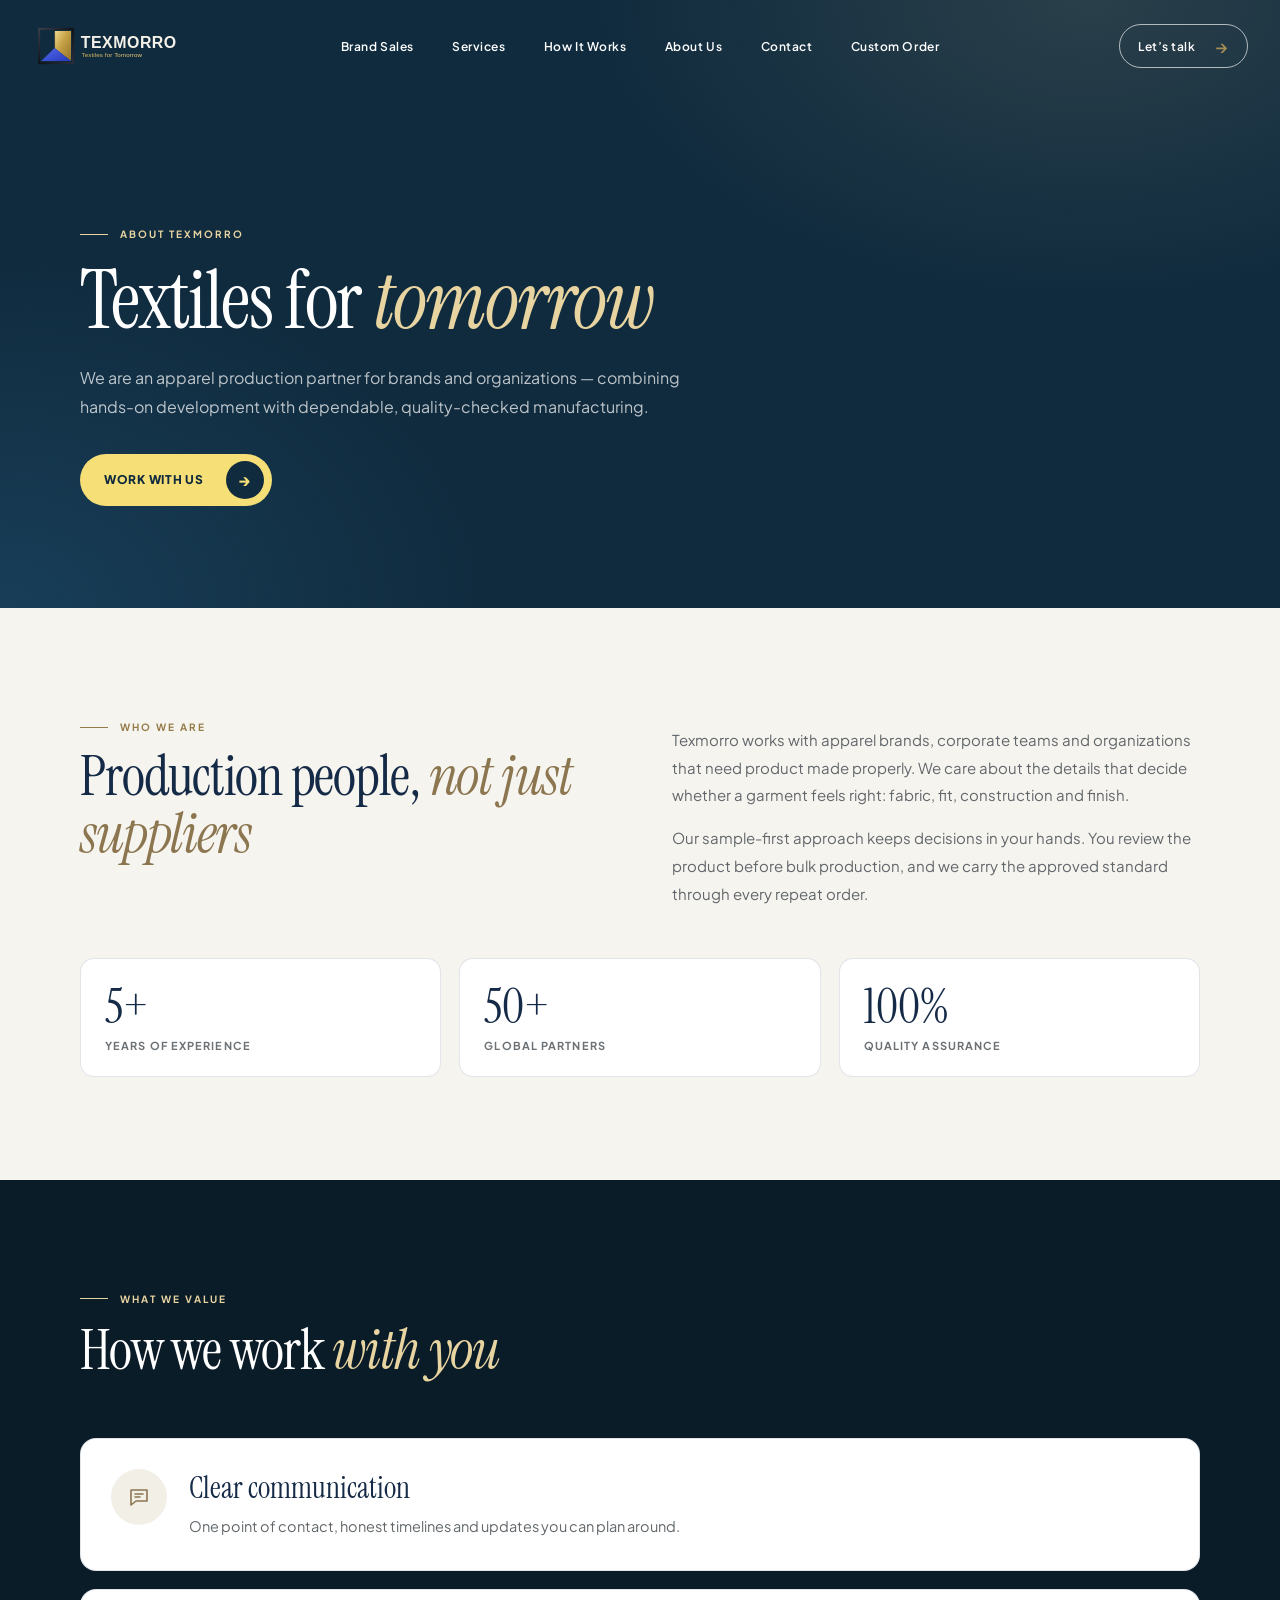
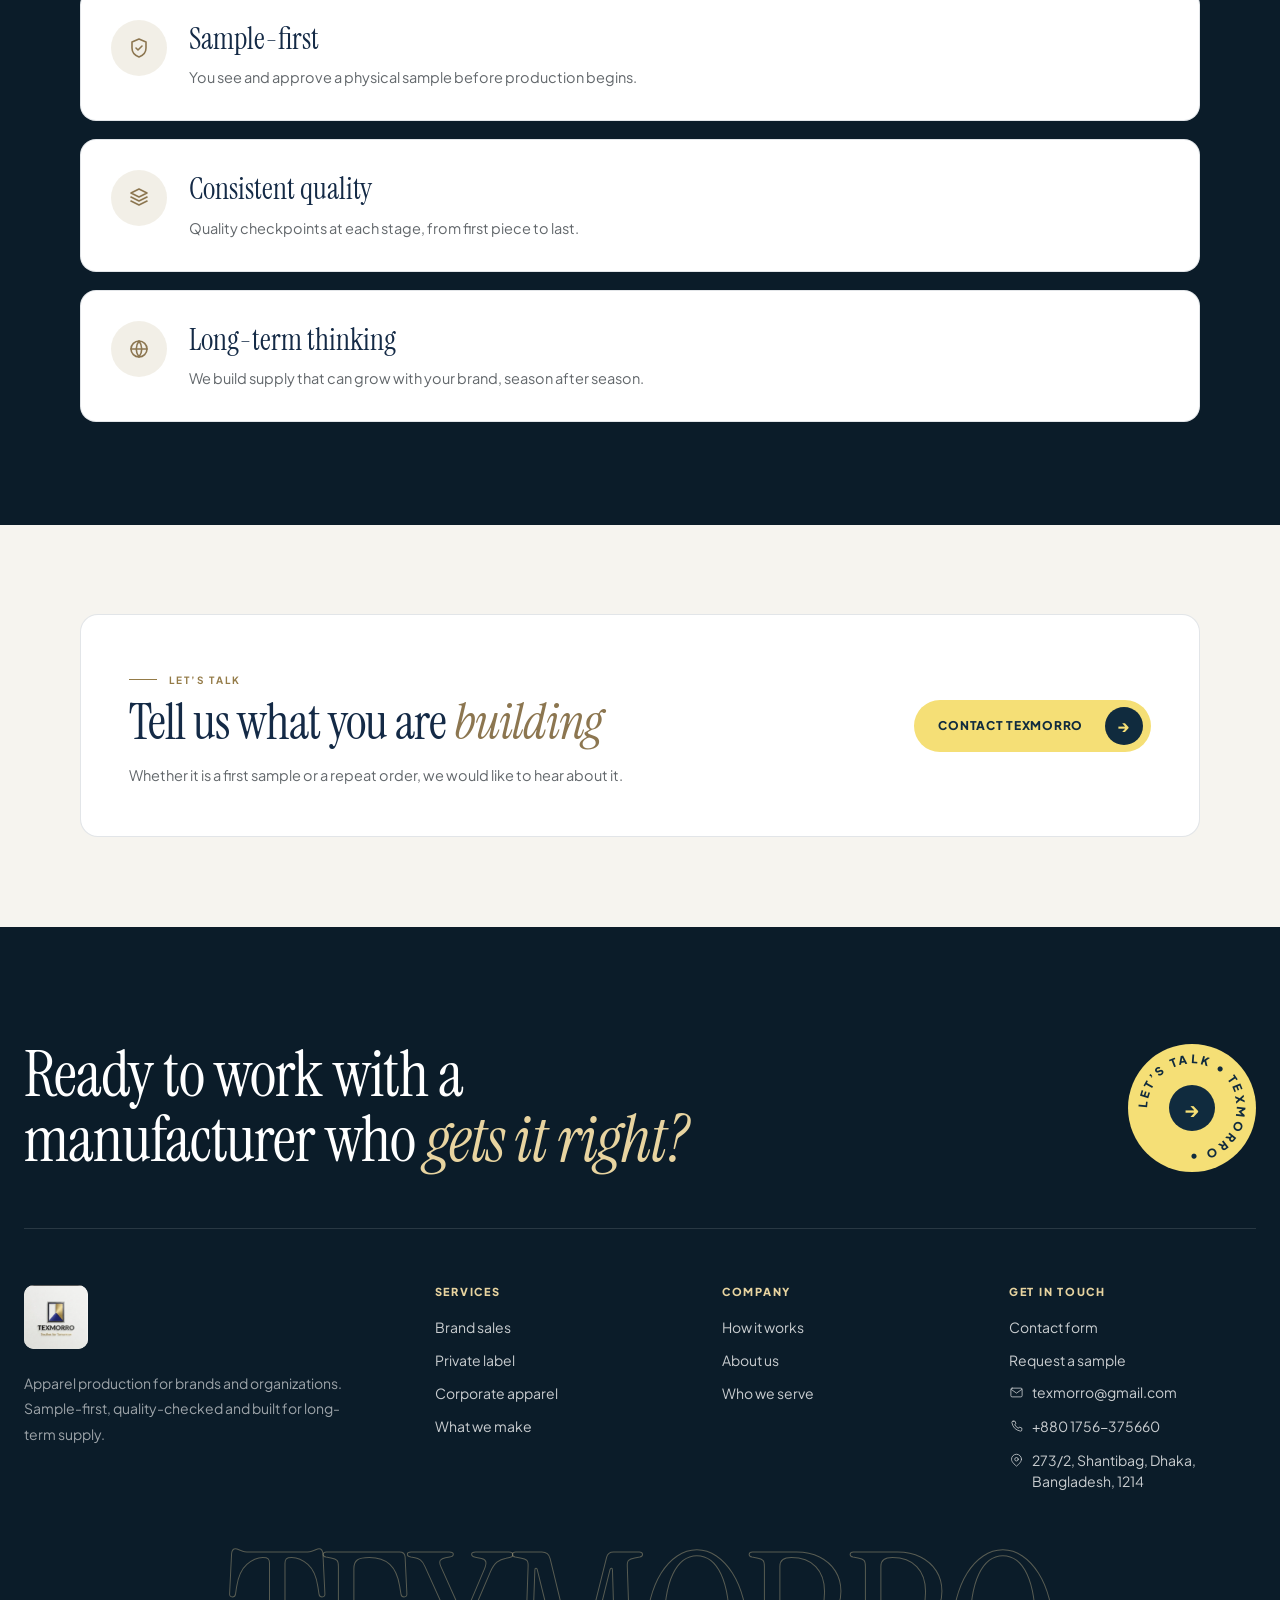
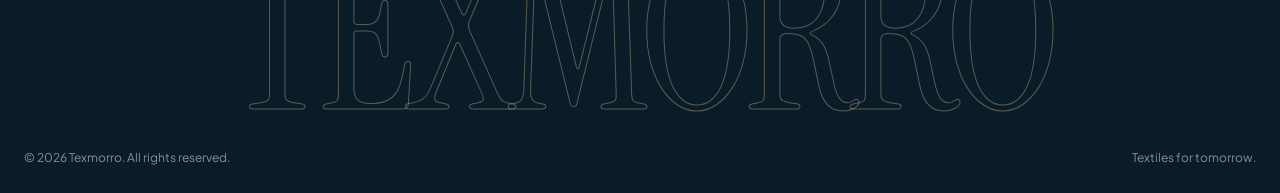
<file: about.html>
<!doctype html>
<html lang="en">
<head>
  <meta charset="utf-8">
  <meta name="viewport" content="width=device-width, initial-scale=1">
  <meta name="theme-color" content="#0b1c29">
  <link rel="icon" href="logo/texmorro-logo-header.svg" type="image/svg+xml">
  <link rel="preconnect" href="https://fonts.googleapis.com">
  <link rel="preconnect" href="https://fonts.gstatic.com" crossorigin>
  <link href="https://fonts.googleapis.com/css2?family=Instrument+Serif:ital@0;1&family=Plus+Jakarta+Sans:wght@400;500;600;700;800&display=swap" rel="stylesheet">
  <title>About Us — Texmorro</title>
  <meta name="description" content="Texmorro is an apparel production partner for brands and organizations, built around samples, quality and long-term supply.">
  <link rel="stylesheet" href="site.css">
  <link rel="stylesheet" href="pages.css">
</head>
<body>
  <header class="site-header">
    <div class="header-inner">
      <a class="brand" href="index.html" aria-label="Texmorro home">
        <img src="logo/texmorro-logo-header.svg" alt="Texmorro — Textiles for Tomorrow">
      </a>
      <input class="menu-toggle" type="checkbox" id="menu-toggle" aria-label="Toggle navigation">
      <label class="menu-button" for="menu-toggle" aria-hidden="true"><span></span><span></span></label>
      <div class="navigation-area">
        <nav class="main-nav" aria-label="Main navigation">
          <a href="brand_services_index.html">Brand Sales</a>
          <a href="services.html">Services</a>
          <a href="how_it_works.html">How It Works</a>
          <a href="about.html">About Us</a>
          <a href="contact.html">Contact</a>
          <a href="custom-order.html">Custom Order</a>
        </nav>
        <div class="contact-wrap">
          <a class="contact-link" href="contact.html">Let’s talk <span aria-hidden="true">&rarr;</span></a>
        </div>
      </div>
    </div>
  </header>

  <main>
    <section class="page-hero">
      <div class="page-hero-inner">
        <span class="tx-kicker">About Texmorro</span>
        <h1>Textiles for <em>tomorrow</em></h1>
        <p>We are an apparel production partner for brands and organizations — combining hands-on development with dependable, quality-checked manufacturing.</p>
        <a class="tx-btn" href="contact.html">Work with us <span aria-hidden="true">&rarr;</span></a>
      </div>
    </section>

    <section class="page-section">
      <div class="page-inner">
        <div class="split">
          <div>
            <span class="tx-kicker is-dark">Who we are</span>
            <h2>Production people, <em>not just suppliers</em></h2>
          </div>
          <div>
            <p>Texmorro works with apparel brands, corporate teams and organizations that need product made properly. We care about the details that decide whether a garment feels right: fabric, fit, construction and finish.</p>
            <p>Our sample-first approach keeps decisions in your hands. You review the product before bulk production, and we carry the approved standard through every repeat order.</p>
          </div>
        </div>
        <div class="stat-row">
          <div class="stat-box"><strong>5+</strong><span>Years of experience</span></div>
          <div class="stat-box"><strong>50+</strong><span>Global partners</span></div>
          <div class="stat-box"><strong>100%</strong><span>Quality assurance</span></div>
        </div>
      </div>
    </section>

    <section class="page-section page-section--dark">
      <div class="page-inner">
        <div class="page-head">
          <span class="tx-kicker">What we value</span>
          <h2>How we work <em>with you</em></h2>
        </div>
        <ul class="feature-list">
        <li class="feature-row">
          <span class="feature-icon"><svg viewBox="0 0 24 24" fill="none" stroke="currentColor" stroke-width="1.6" stroke-linecap="round" stroke-linejoin="round" aria-hidden="true"><path d="M4 5h16v11H9l-5 4V5Z"/><path d="M8 9h8M8 12h5"/></svg></span>
          <div>
            <h3>Clear communication</h3>
            <p>One point of contact, honest timelines and updates you can plan around.</p>
          </div>
        </li><li class="feature-row">
          <span class="feature-icon"><svg viewBox="0 0 24 24" fill="none" stroke="currentColor" stroke-width="1.6" stroke-linecap="round" stroke-linejoin="round" aria-hidden="true"><path d="M12 3l7 3v6c0 4.5-3 7.5-7 9-4-1.5-7-4.5-7-9V6z"/><path d="M9 12l2 2 4-4"/></svg></span>
          <div>
            <h3>Sample-first</h3>
            <p>You see and approve a physical sample before production begins.</p>
          </div>
        </li><li class="feature-row">
          <span class="feature-icon"><svg viewBox="0 0 24 24" fill="none" stroke="currentColor" stroke-width="1.6" stroke-linecap="round" stroke-linejoin="round" aria-hidden="true"><path d="m12 3 8 4-8 4-8-4 8-4Z"/><path d="m4 11 8 4 8-4"/><path d="m4 15 8 4 8-4"/></svg></span>
          <div>
            <h3>Consistent quality</h3>
            <p>Quality checkpoints at each stage, from first piece to last.</p>
          </div>
        </li><li class="feature-row">
          <span class="feature-icon"><svg viewBox="0 0 24 24" fill="none" stroke="currentColor" stroke-width="1.6" stroke-linecap="round" stroke-linejoin="round" aria-hidden="true"><circle cx="12" cy="12" r="8"/><path d="M4 12h16M12 4a13 13 0 0 1 0 16M12 4a13 13 0 0 0 0 16"/></svg></span>
          <div>
            <h3>Long-term thinking</h3>
            <p>We build supply that can grow with your brand, season after season.</p>
          </div>
        </li>
        </ul>
      </div>
    </section>

    <section class="page-cta">
      <div class="page-cta-card">
        <div>
          <span class="tx-kicker is-dark">Let’s talk</span>
          <h2>Tell us what you are <em>building</em></h2>
          <p>Whether it is a first sample or a repeat order, we would like to hear about it.</p>
        </div>
        <a class="tx-btn" href="contact.html">Contact Texmorro <span aria-hidden="true">&rarr;</span></a>
      </div>
    </section>
  </main>

  <footer class="site-footer" id="site-footer">
    <div class="footer-inner">
      <div class="footer-top">
        <h2 class="tx-title">Ready to work with a manufacturer who <em>gets it right?</em></h2>
        <a class="spin-badge" href="contact.html" aria-label="Let’s talk — contact Texmorro">
          <svg viewBox="0 0 100 100" aria-hidden="true"><defs><path id="badge-circle-c" d="M50,50 m-40,0 a40,40 0 1,1 80,0 a40,40 0 1,1 -80,0"/></defs><text><textPath href="#badge-circle-c">Let’s talk • Texmorro • </textPath></text></svg>
          <b aria-hidden="true">&rarr;</b>
        </a>
      </div>

      <div class="footer-grid">
        <div class="footer-brand">
          <img src="texmorro-logo.png" alt="Texmorro">
          <p>Apparel production for brands and organizations. Sample-first, quality-checked and built for long-term supply.</p>
        </div>
        <nav class="footer-col" aria-label="Services">
          <h3>Services</h3>
          <ul>
            <li><a href="brand_services_index.html">Brand sales</a></li>
            <li><a href="services.html">Private label</a></li>
            <li><a href="services.html">Corporate apparel</a></li>
            <li><a href="index.html#make-section">What we make</a></li>
          </ul>
        </nav>
        <nav class="footer-col" aria-label="Company">
          <h3>Company</h3>
          <ul>
            <li><a href="how_it_works.html">How it works</a></li>
            <li><a href="about.html">About us</a></li>
            <li><a href="index.html#clients">Who we serve</a></li>
          </ul>
        </nav>
        <nav class="footer-col" aria-label="Get in touch">
          <h3>Get in touch</h3>
          <ul>
            <li><a href="contact.html">Contact form</a></li>
            <li><a href="custom-order.html">Request a sample</a></li>
            <li><a class="footer-contact" href="mailto:texmorro@gmail.com">
              <svg viewBox="0 0 24 24" fill="none" stroke="currentColor" stroke-width="1.6" stroke-linecap="round" stroke-linejoin="round" aria-hidden="true"><rect x="3" y="5" width="18" height="14" rx="2"/><path d="m3.5 7 8.5 6 8.5-6"/></svg>
              <span>texmorro@gmail.com</span>
            </a></li>
            <li><a class="footer-contact" href="tel:+8801756375660">
              <svg viewBox="0 0 24 24" fill="none" stroke="currentColor" stroke-width="1.6" stroke-linecap="round" stroke-linejoin="round" aria-hidden="true"><path d="M6.6 3.5h3l1.5 4-2 1.4a13 13 0 0 0 6 6l1.4-2 4 1.5v3a2 2 0 0 1-2.2 2A17.5 17.5 0 0 1 4.6 5.7a2 2 0 0 1 2-2.2Z"/></svg>
              <span>+880 1756-375660</span>
            </a></li>
            <li><a class="footer-contact" href="https://www.google.com/maps/search/?api=1&amp;query=273%2F2%2C%20Shantibag%2C%20Dhaka%2C%20Bangladesh%201214" target="_blank" rel="noopener noreferrer">
              <svg viewBox="0 0 24 24" fill="none" stroke="currentColor" stroke-width="1.6" stroke-linecap="round" stroke-linejoin="round" aria-hidden="true"><path d="M20 10c0 5.2-8 11-8 11S4 15.2 4 10a8 8 0 1 1 16 0Z"/><circle cx="12" cy="10" r="2.8"/></svg>
              <span>273/2, Shantibag, Dhaka, Bangladesh, 1214</span>
            </a></li>
          </ul>
        </nav>
      </div>

      <p class="footer-wordmark" aria-hidden="true">TEXMORRO</p>

      <div class="footer-bottom">
        <span>© <span id="footer-year">2026</span> Texmorro. All rights reserved.</span>
        <span>Textiles for tomorrow.</span>
      </div>
    </div>
  </footer>

  <script>
    document.querySelector("#footer-year").textContent = new Date().getFullYear();
    (() => {
      const header = document.querySelector(".site-header");
      const menuToggle = document.querySelector("#menu-toggle");
      let lastY = window.scrollY;
      const onScroll = () => {
        const y = window.scrollY;
        header.classList.toggle("is-scrolled", y > 40);
        const hide = y > lastY && y > 400 && !menuToggle.checked;
        header.classList.toggle("is-hidden", hide);
        lastY = y;
      };
      window.addEventListener("scroll", onScroll, { passive: true });
      onScroll();
    })();
  </script>
</body>
</html>
</file>
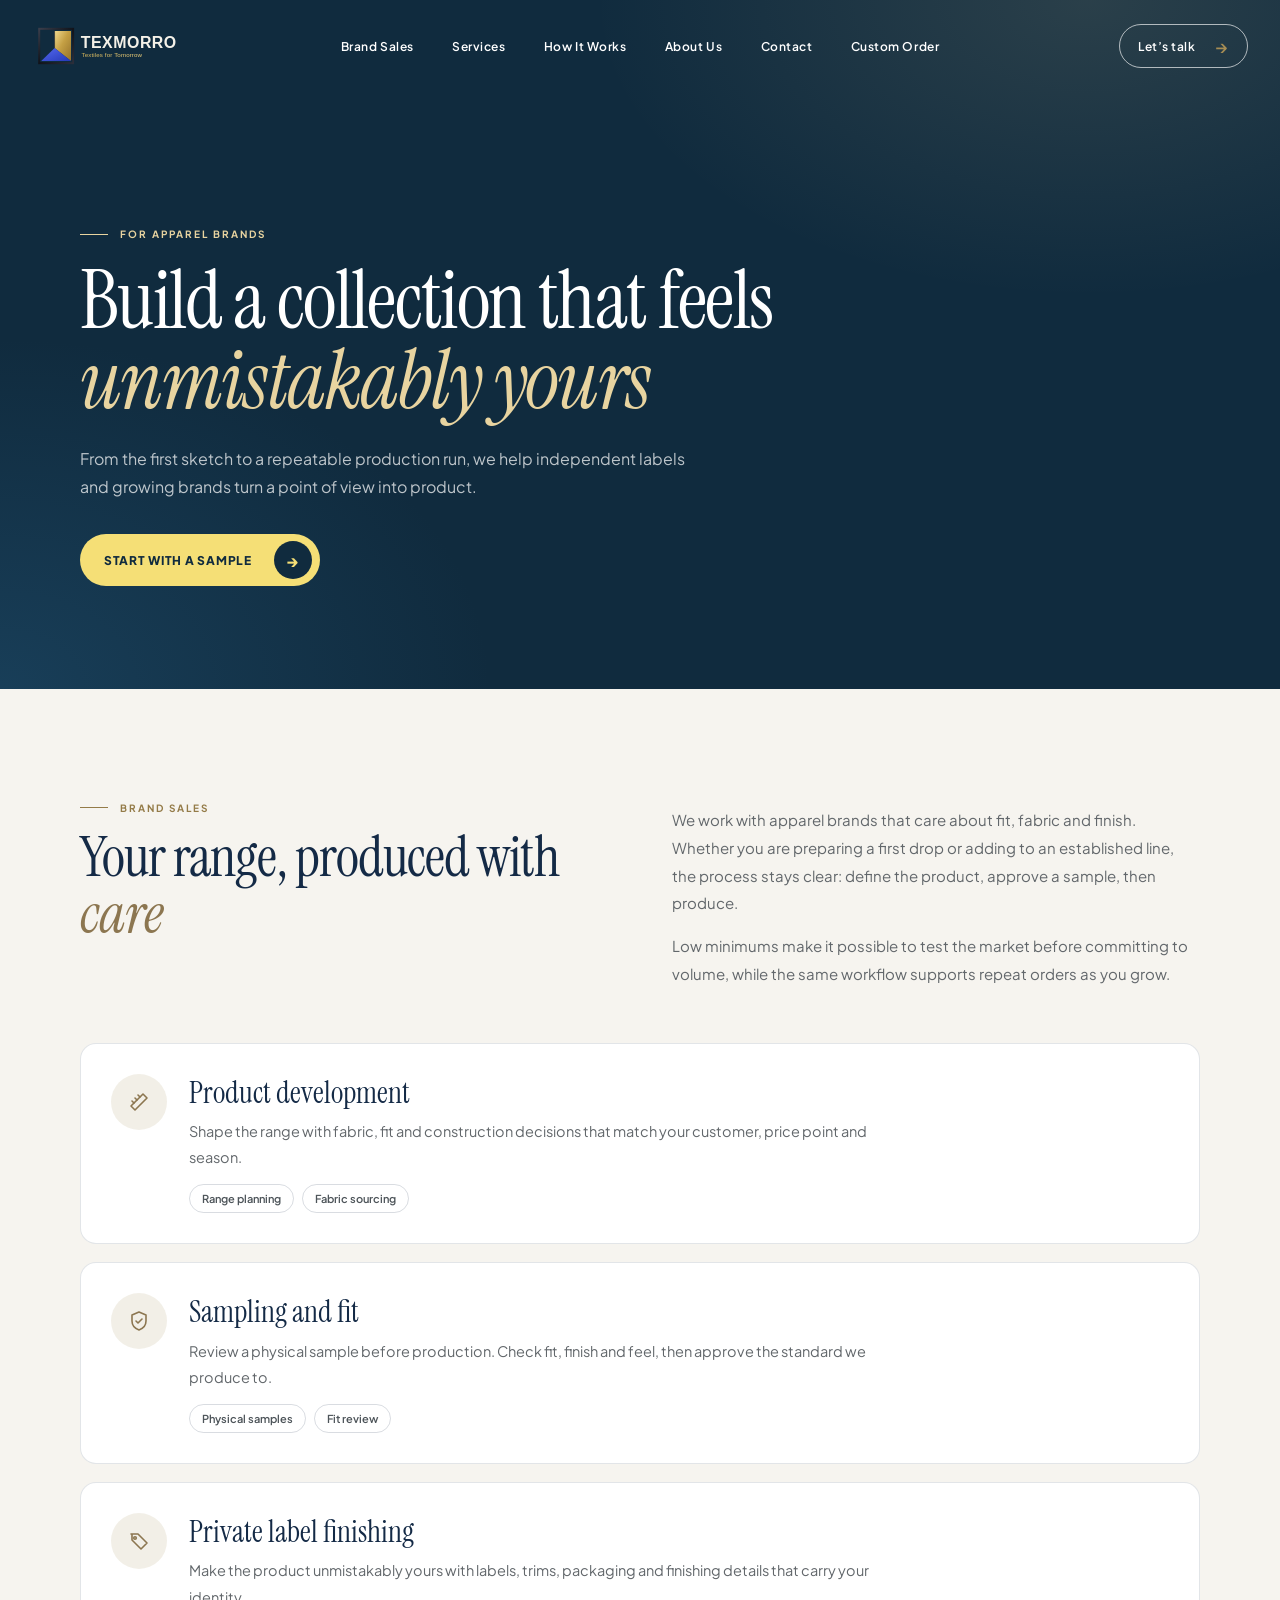
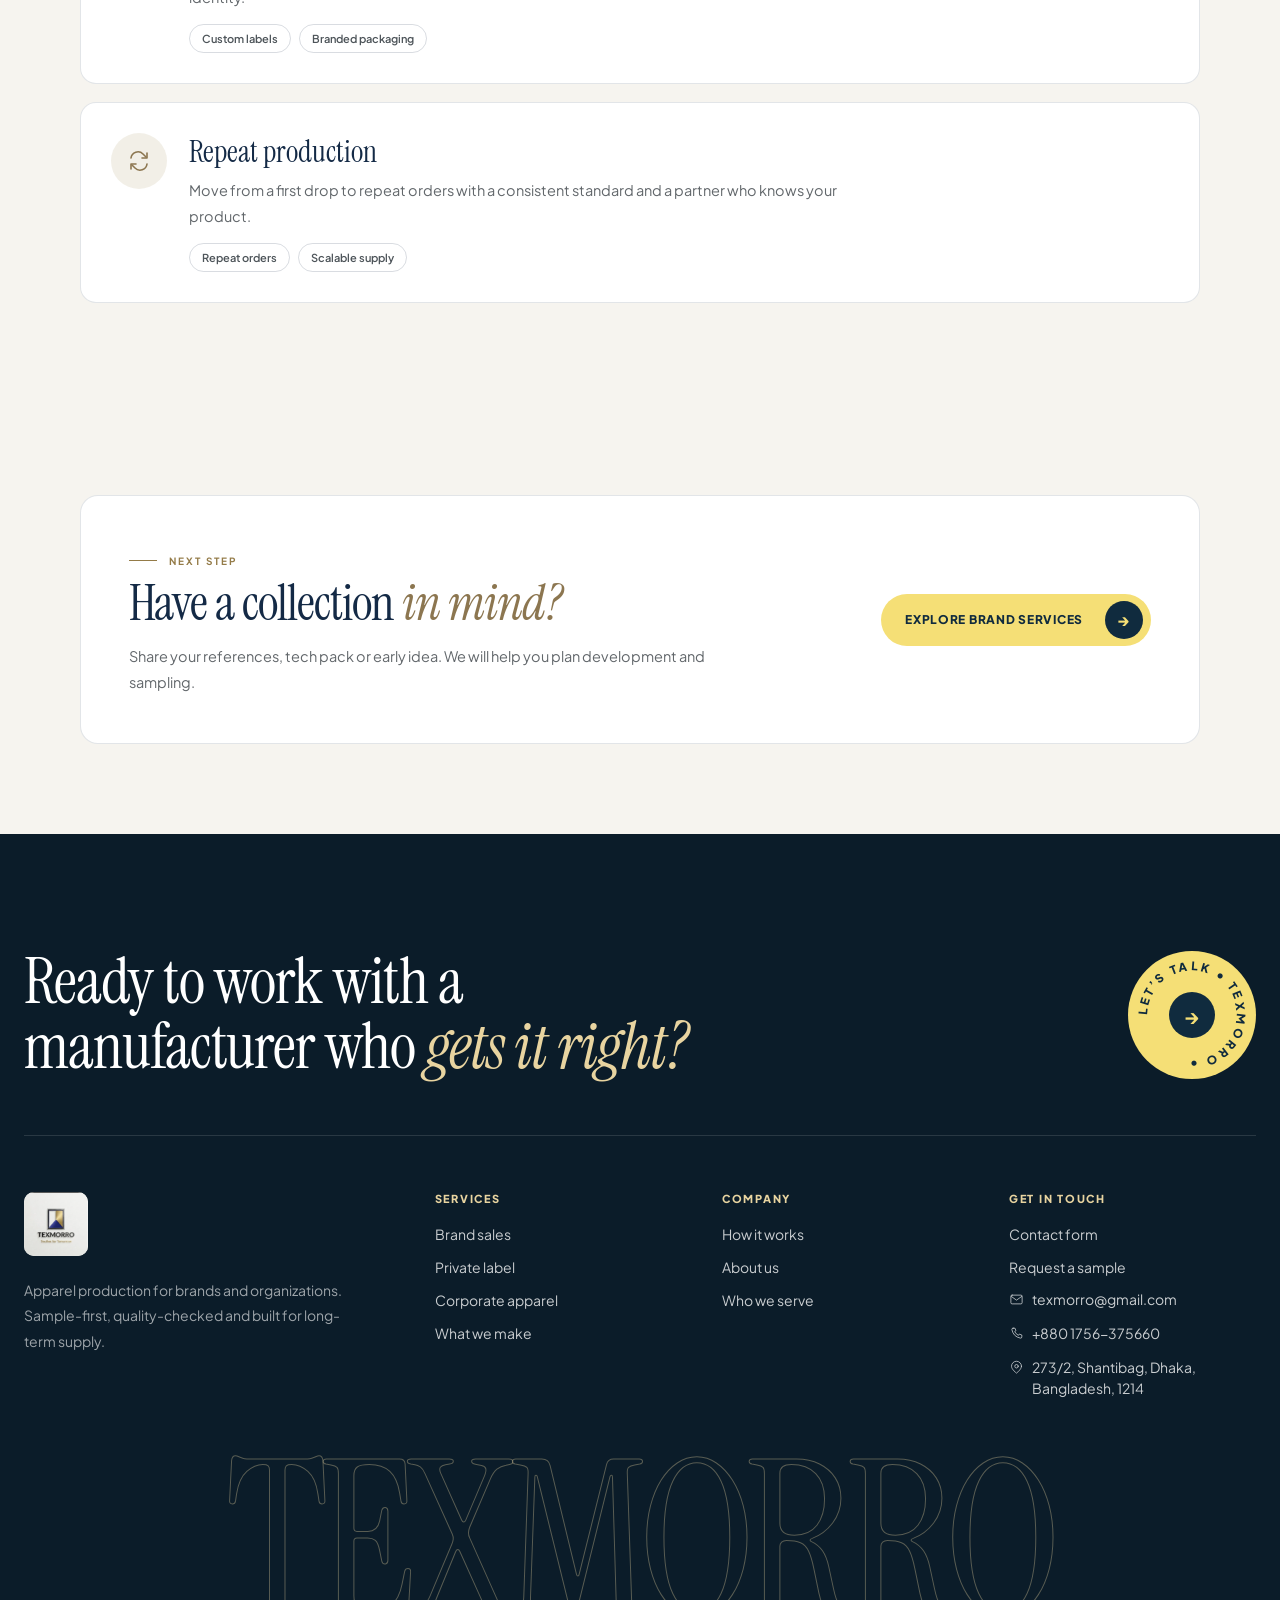
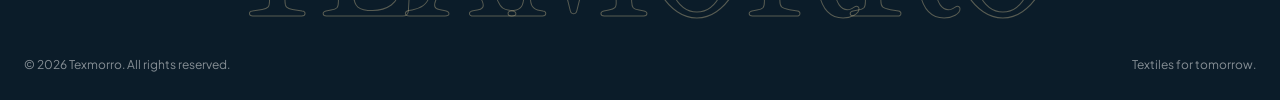
<file: brand_services_index.html>
<!doctype html>
<html lang="en">
<head>
  <meta charset="utf-8">
  <meta name="viewport" content="width=device-width, initial-scale=1">
  <meta name="theme-color" content="#0b1c29">
  <link rel="icon" href="logo/texmorro-logo-header.svg" type="image/svg+xml">
  <link rel="preconnect" href="https://fonts.googleapis.com">
  <link rel="preconnect" href="https://fonts.gstatic.com" crossorigin>
  <link href="https://fonts.googleapis.com/css2?family=Instrument+Serif:ital@0;1&family=Plus+Jakarta+Sans:wght@400;500;600;700;800&display=swap" rel="stylesheet">
  <title>Brand Sales — Texmorro</title>
  <meta name="description" content="Apparel development, sampling and private label production for independent brands and growing labels.">
  <link rel="stylesheet" href="site.css">
  <link rel="stylesheet" href="pages.css">
</head>
<body>
  <header class="site-header">
    <div class="header-inner">
      <a class="brand" href="index.html" aria-label="Texmorro home">
        <img src="logo/texmorro-logo-header.svg" alt="Texmorro — Textiles for Tomorrow">
      </a>
      <input class="menu-toggle" type="checkbox" id="menu-toggle" aria-label="Toggle navigation">
      <label class="menu-button" for="menu-toggle" aria-hidden="true"><span></span><span></span></label>
      <div class="navigation-area">
        <nav class="main-nav" aria-label="Main navigation">
          <a href="brand_services_index.html">Brand Sales</a>
          <a href="services.html">Services</a>
          <a href="how_it_works.html">How It Works</a>
          <a href="about.html">About Us</a>
          <a href="contact.html">Contact</a>
          <a href="custom-order.html">Custom Order</a>
        </nav>
        <div class="contact-wrap">
          <a class="contact-link" href="contact.html">Let’s talk <span aria-hidden="true">&rarr;</span></a>
        </div>
      </div>
    </div>
  </header>

  <main>
    <section class="page-hero">
      <div class="page-hero-inner">
        <span class="tx-kicker">For apparel brands</span>
        <h1>Build a collection that feels <em>unmistakably yours</em></h1>
        <p>From the first sketch to a repeatable production run, we help independent labels and growing brands turn a point of view into product.</p>
        <a class="tx-btn" href="custom-order.html">Start with a sample <span aria-hidden="true">&rarr;</span></a>
      </div>
    </section>

    <section class="page-section">
      <div class="page-inner">
        <div class="split">
          <div>
            <span class="tx-kicker is-dark">Brand sales</span>
            <h2>Your range, produced with <em>care</em></h2>
          </div>
          <div>
            <p>We work with apparel brands that care about fit, fabric and finish. Whether you are preparing a first drop or adding to an established line, the process stays clear: define the product, approve a sample, then produce.</p>
            <p>Low minimums make it possible to test the market before committing to volume, while the same workflow supports repeat orders as you grow.</p>
          </div>
        </div>
        <ul class="feature-list" style="margin-top: 40px">
        <li class="feature-row">
          <span class="feature-icon"><svg viewBox="0 0 24 24" fill="none" stroke="currentColor" stroke-width="1.6" stroke-linecap="round" stroke-linejoin="round" aria-hidden="true"><path d="m4 16 12-12 4 4L8 20l-4-4Z"/><path d="m8 8 2 2M11 5l2 2M5 11l2 2"/></svg></span>
          <div>
            <h3>Product development</h3>
            <p>Shape the range with fabric, fit and construction decisions that match your customer, price point and season.</p>
            <div class="rely-step-tags"><span>Range planning</span><span>Fabric sourcing</span></div>
          </div>
        </li><li class="feature-row">
          <span class="feature-icon"><svg viewBox="0 0 24 24" fill="none" stroke="currentColor" stroke-width="1.6" stroke-linecap="round" stroke-linejoin="round" aria-hidden="true"><path d="M12 3l7 3v6c0 4.5-3 7.5-7 9-4-1.5-7-4.5-7-9V6z"/><path d="M9 12l2 2 4-4"/></svg></span>
          <div>
            <h3>Sampling and fit</h3>
            <p>Review a physical sample before production. Check fit, finish and feel, then approve the standard we produce to.</p>
            <div class="rely-step-tags"><span>Physical samples</span><span>Fit review</span></div>
          </div>
        </li><li class="feature-row">
          <span class="feature-icon"><svg viewBox="0 0 24 24" fill="none" stroke="currentColor" stroke-width="1.6" stroke-linecap="round" stroke-linejoin="round" aria-hidden="true"><path d="M4 5h7l9 9-6 6-9-9V5Z"/><circle cx="8" cy="9" r="1.3"/></svg></span>
          <div>
            <h3>Private label finishing</h3>
            <p>Make the product unmistakably yours with labels, trims, packaging and finishing details that carry your identity.</p>
            <div class="rely-step-tags"><span>Custom labels</span><span>Branded packaging</span></div>
          </div>
        </li><li class="feature-row">
          <span class="feature-icon"><svg viewBox="0 0 24 24" fill="none" stroke="currentColor" stroke-width="1.6" stroke-linecap="round" stroke-linejoin="round" aria-hidden="true"><path d="M4 9a7 7 0 0 1 12-4l3 3"/><path d="M20 4v5h-5"/><path d="M20 15a7 7 0 0 1-12 4l-3-3"/><path d="M4 20v-5h5"/></svg></span>
          <div>
            <h3>Repeat production</h3>
            <p>Move from a first drop to repeat orders with a consistent standard and a partner who knows your product.</p>
            <div class="rely-step-tags"><span>Repeat orders</span><span>Scalable supply</span></div>
          </div>
        </li>
        </ul>
      </div>
    </section>

    <section class="page-cta">
      <div class="page-cta-card">
        <div>
          <span class="tx-kicker is-dark">Next step</span>
          <h2>Have a collection <em>in mind?</em></h2>
          <p>Share your references, tech pack or early idea. We will help you plan development and sampling.</p>
        </div>
        <a class="tx-btn" href="contact.html">Explore brand services <span aria-hidden="true">&rarr;</span></a>
      </div>
    </section>
  </main>

  <footer class="site-footer" id="site-footer">
    <div class="footer-inner">
      <div class="footer-top">
        <h2 class="tx-title">Ready to work with a manufacturer who <em>gets it right?</em></h2>
        <a class="spin-badge" href="contact.html" aria-label="Let’s talk — contact Texmorro">
          <svg viewBox="0 0 100 100" aria-hidden="true"><defs><path id="badge-circle-c" d="M50,50 m-40,0 a40,40 0 1,1 80,0 a40,40 0 1,1 -80,0"/></defs><text><textPath href="#badge-circle-c">Let’s talk • Texmorro • </textPath></text></svg>
          <b aria-hidden="true">&rarr;</b>
        </a>
      </div>

      <div class="footer-grid">
        <div class="footer-brand">
          <img src="texmorro-logo.png" alt="Texmorro">
          <p>Apparel production for brands and organizations. Sample-first, quality-checked and built for long-term supply.</p>
        </div>
        <nav class="footer-col" aria-label="Services">
          <h3>Services</h3>
          <ul>
            <li><a href="brand_services_index.html">Brand sales</a></li>
            <li><a href="services.html">Private label</a></li>
            <li><a href="services.html">Corporate apparel</a></li>
            <li><a href="index.html#make-section">What we make</a></li>
          </ul>
        </nav>
        <nav class="footer-col" aria-label="Company">
          <h3>Company</h3>
          <ul>
            <li><a href="how_it_works.html">How it works</a></li>
            <li><a href="about.html">About us</a></li>
            <li><a href="index.html#clients">Who we serve</a></li>
          </ul>
        </nav>
        <nav class="footer-col" aria-label="Get in touch">
          <h3>Get in touch</h3>
          <ul>
            <li><a href="contact.html">Contact form</a></li>
            <li><a href="custom-order.html">Request a sample</a></li>
            <li><a class="footer-contact" href="mailto:texmorro@gmail.com">
              <svg viewBox="0 0 24 24" fill="none" stroke="currentColor" stroke-width="1.6" stroke-linecap="round" stroke-linejoin="round" aria-hidden="true"><rect x="3" y="5" width="18" height="14" rx="2"/><path d="m3.5 7 8.5 6 8.5-6"/></svg>
              <span>texmorro@gmail.com</span>
            </a></li>
            <li><a class="footer-contact" href="tel:+8801756375660">
              <svg viewBox="0 0 24 24" fill="none" stroke="currentColor" stroke-width="1.6" stroke-linecap="round" stroke-linejoin="round" aria-hidden="true"><path d="M6.6 3.5h3l1.5 4-2 1.4a13 13 0 0 0 6 6l1.4-2 4 1.5v3a2 2 0 0 1-2.2 2A17.5 17.5 0 0 1 4.6 5.7a2 2 0 0 1 2-2.2Z"/></svg>
              <span>+880 1756-375660</span>
            </a></li>
            <li><a class="footer-contact" href="https://www.google.com/maps/search/?api=1&amp;query=273%2F2%2C%20Shantibag%2C%20Dhaka%2C%20Bangladesh%201214" target="_blank" rel="noopener noreferrer">
              <svg viewBox="0 0 24 24" fill="none" stroke="currentColor" stroke-width="1.6" stroke-linecap="round" stroke-linejoin="round" aria-hidden="true"><path d="M20 10c0 5.2-8 11-8 11S4 15.2 4 10a8 8 0 1 1 16 0Z"/><circle cx="12" cy="10" r="2.8"/></svg>
              <span>273/2, Shantibag, Dhaka, Bangladesh, 1214</span>
            </a></li>
          </ul>
        </nav>
      </div>

      <p class="footer-wordmark" aria-hidden="true">TEXMORRO</p>

      <div class="footer-bottom">
        <span>© <span id="footer-year">2026</span> Texmorro. All rights reserved.</span>
        <span>Textiles for tomorrow.</span>
      </div>
    </div>
  </footer>

  <script>
    document.querySelector("#footer-year").textContent = new Date().getFullYear();
    (() => {
      const header = document.querySelector(".site-header");
      const menuToggle = document.querySelector("#menu-toggle");
      let lastY = window.scrollY;
      const onScroll = () => {
        const y = window.scrollY;
        header.classList.toggle("is-scrolled", y > 40);
        const hide = y > lastY && y > 400 && !menuToggle.checked;
        header.classList.toggle("is-hidden", hide);
        lastY = y;
      };
      window.addEventListener("scroll", onScroll, { passive: true });
      onScroll();
    })();
  </script>
</body>
</html>
</file>
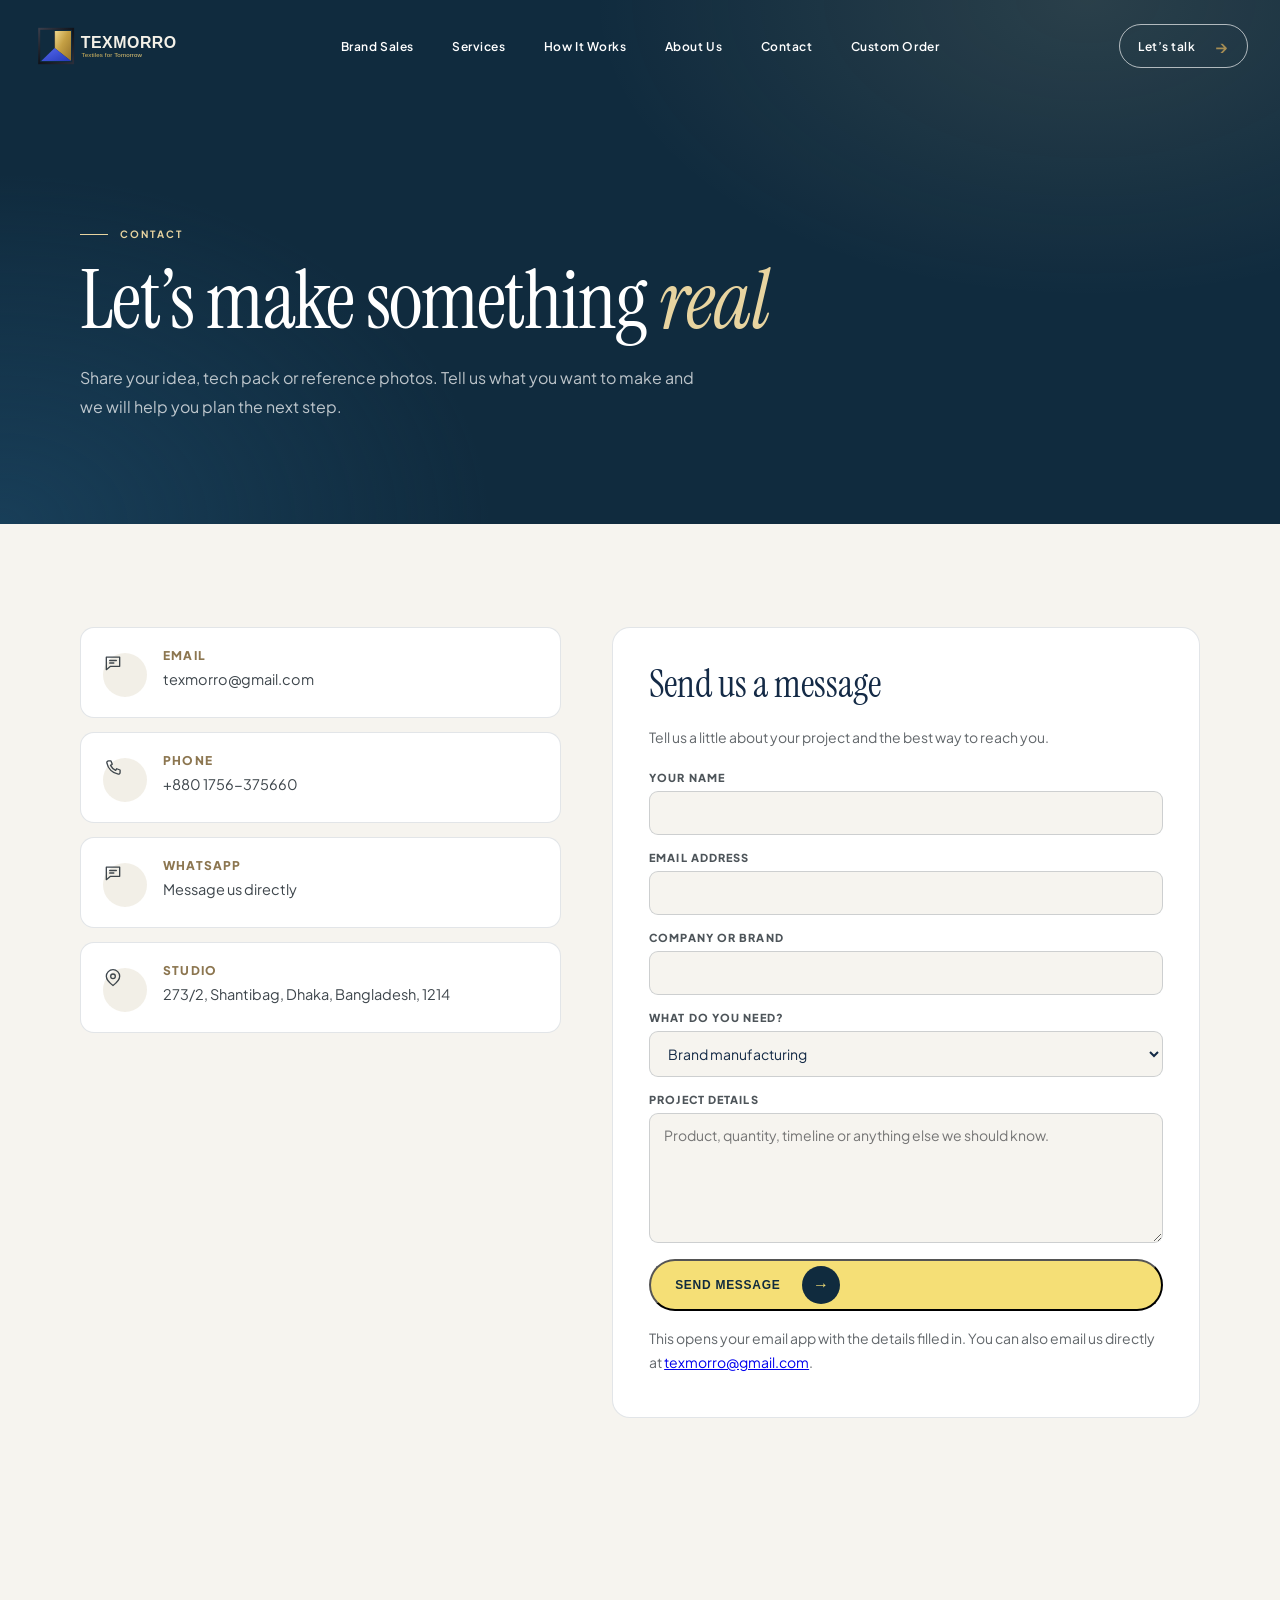
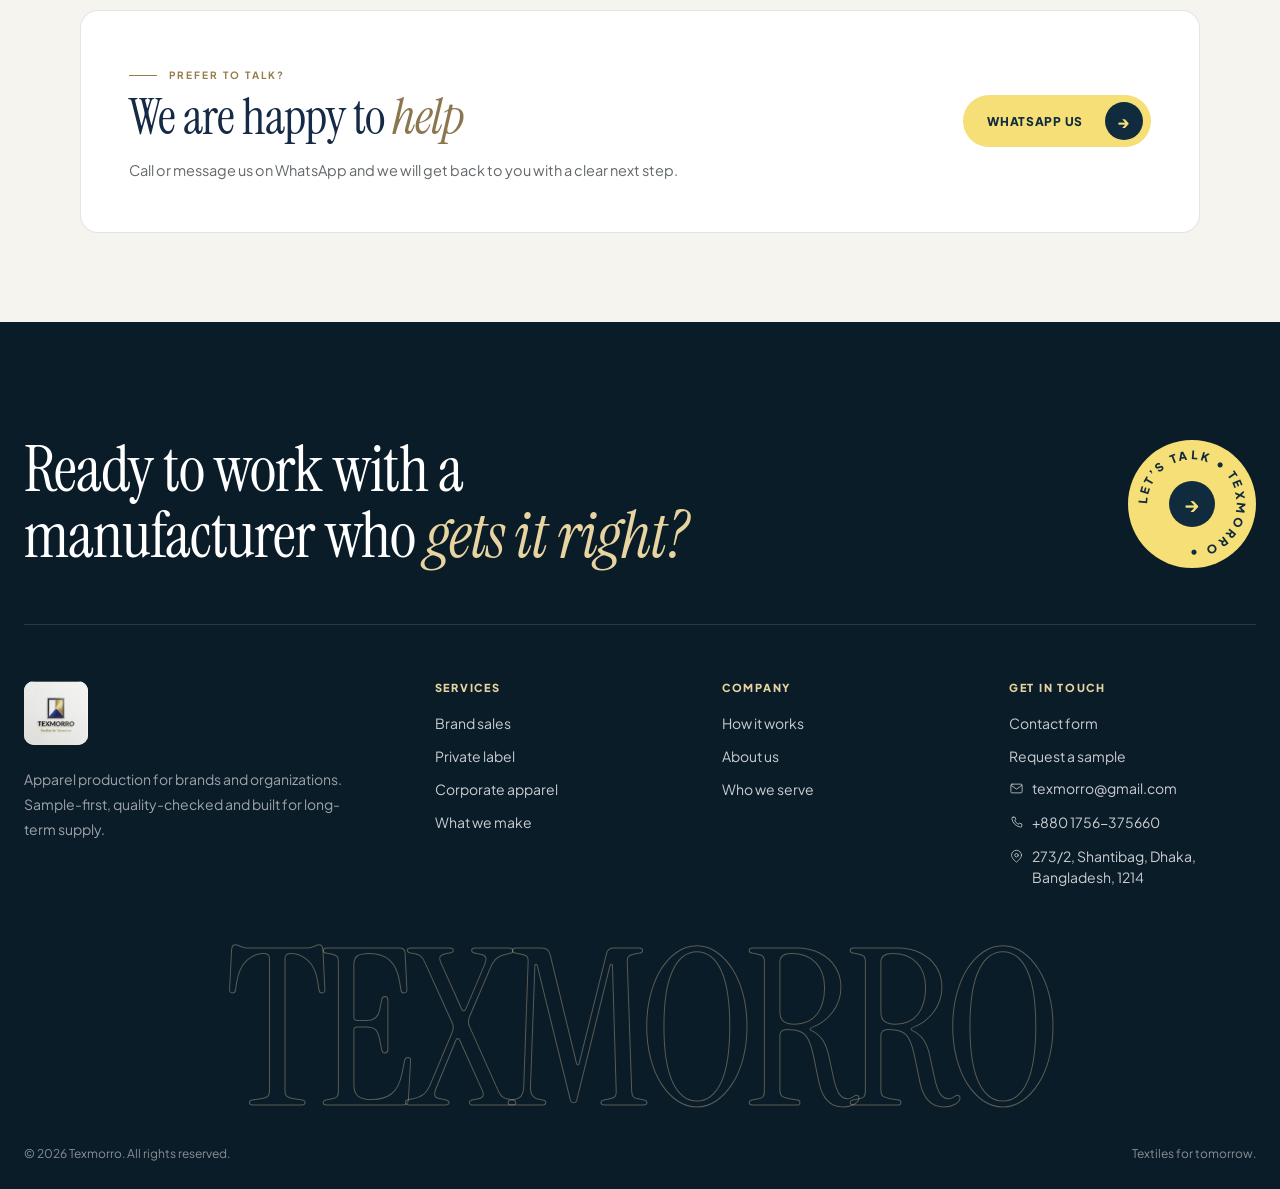
<file: contact.html>
<!doctype html>
<html lang="en">
<head>
  <meta charset="utf-8">
  <meta name="viewport" content="width=device-width, initial-scale=1">
  <meta name="theme-color" content="#0b1c29">
  <link rel="icon" href="logo/texmorro-logo-header.svg" type="image/svg+xml">
  <link rel="preconnect" href="https://fonts.googleapis.com">
  <link rel="preconnect" href="https://fonts.gstatic.com" crossorigin>
  <link href="https://fonts.googleapis.com/css2?family=Instrument+Serif:ital@0;1&family=Plus+Jakarta+Sans:wght@400;500;600;700;800&display=swap" rel="stylesheet">
  <title>Contact — Texmorro</title>
  <meta name="description" content="Contact Texmorro about apparel development, sampling and production. Email, phone, WhatsApp and studio address.">
  <link rel="stylesheet" href="site.css">
  <link rel="stylesheet" href="pages.css">
</head>
<body>
  <header class="site-header">
    <div class="header-inner">
      <a class="brand" href="index.html" aria-label="Texmorro home">
        <img src="logo/texmorro-logo-header.svg" alt="Texmorro — Textiles for Tomorrow">
      </a>
      <input class="menu-toggle" type="checkbox" id="menu-toggle" aria-label="Toggle navigation">
      <label class="menu-button" for="menu-toggle" aria-hidden="true"><span></span><span></span></label>
      <div class="navigation-area">
        <nav class="main-nav" aria-label="Main navigation">
          <a href="brand_services_index.html">Brand Sales</a>
          <a href="services.html">Services</a>
          <a href="how_it_works.html">How It Works</a>
          <a href="about.html">About Us</a>
          <a href="contact.html">Contact</a>
          <a href="custom-order.html">Custom Order</a>
        </nav>
        <div class="contact-wrap">
          <a class="contact-link" href="contact.html">Let’s talk <span aria-hidden="true">&rarr;</span></a>
        </div>
      </div>
    </div>
  </header>

  <main>
    <section class="page-hero">
      <div class="page-hero-inner">
        <span class="tx-kicker">Contact</span>
        <h1>Let’s make something <em>real</em></h1>
        <p>Share your idea, tech pack or reference photos. Tell us what you want to make and we will help you plan the next step.</p>
      </div>
    </section>

    <section class="page-section">
      <div class="page-inner">
        <div class="contact-layout">
          <div class="contact-cards">
          <a class="contact-card" href="mailto:texmorro@gmail.com">
            <span class="feature-icon"><svg viewBox="0 0 24 24" fill="none" stroke="currentColor" stroke-width="1.6" stroke-linecap="round" stroke-linejoin="round" aria-hidden="true"><path d="M4 5h16v11H9l-5 4V5Z"/><path d="M8 9h8M8 12h5"/></svg></span>
            <div><strong>Email</strong><span>texmorro@gmail.com</span></div>
          </a>
          <a class="contact-card" href="tel:+8801756375660">
            <span class="feature-icon"><svg viewBox="0 0 24 24" fill="none" stroke="currentColor" stroke-width="1.6" stroke-linecap="round" stroke-linejoin="round" aria-hidden="true"><path d="M6.6 3.5h3l1.5 4-2 1.4a13 13 0 0 0 6 6l1.4-2 4 1.5v3a2 2 0 0 1-2.2 2A17.5 17.5 0 0 1 4.6 5.7a2 2 0 0 1 2-2.2Z"/></svg></span>
            <div><strong>Phone</strong><span>+880 1756-375660</span></div>
          </a>
          <a class="contact-card" href="https://wa.me/8801756375660" target="_blank" rel="noopener noreferrer">
            <span class="feature-icon"><svg viewBox="0 0 24 24" fill="none" stroke="currentColor" stroke-width="1.6" stroke-linecap="round" stroke-linejoin="round" aria-hidden="true"><path d="M4 5h16v11H9l-5 4V5Z"/><path d="M8 9h8M8 12h5"/></svg></span>
            <div><strong>WhatsApp</strong><span>Message us directly</span></div>
          </a>
          <a class="contact-card" href="https://www.google.com/maps/search/?api=1&amp;query=273%2F2%2C%20Shantibag%2C%20Dhaka%2C%20Bangladesh%201214" target="_blank" rel="noopener noreferrer">
            <span class="feature-icon"><svg viewBox="0 0 24 24" fill="none" stroke="currentColor" stroke-width="1.6" stroke-linecap="round" stroke-linejoin="round" aria-hidden="true"><path d="M20 10c0 5.2-8 11-8 11S4 15.2 4 10a8 8 0 1 1 16 0Z"/><circle cx="12" cy="10" r="2.8"/></svg></span>
            <div><strong>Studio</strong><span>273/2, Shantibag, Dhaka, Bangladesh, 1214</span></div>
          </a>
        </div>

          <form class="contact-form" action="mailto:texmorro@gmail.com" method="post" enctype="text/plain">
            <h2>Send us a message</h2>
            <p>Tell us a little about your project and the best way to reach you.</p>
            <div class="field">
              <label for="name">Your name</label>
              <input id="name" name="Name" type="text" autocomplete="name" required>
            </div>
            <div class="field">
              <label for="email">Email address</label>
              <input id="email" name="Email" type="email" autocomplete="email" required>
            </div>
            <div class="field">
              <label for="company">Company or brand</label>
              <input id="company" name="Company" type="text" autocomplete="organization">
            </div>
            <div class="field">
              <label for="service">What do you need?</label>
              <select id="service" name="Service">
                <option>Brand manufacturing</option>
                <option>Corporate apparel</option>
                <option>Private label</option>
                <option>Development &amp; sampling</option>
                <option>Not sure yet</option>
              </select>
            </div>
            <div class="field">
              <label for="message">Project details</label>
              <textarea id="message" name="Message" placeholder="Product, quantity, timeline or anything else we should know." required></textarea>
            </div>
            <button class="tx-btn" type="submit">Send message <span aria-hidden="true">&rarr;</span></button>
            <p class="form-note">This opens your email app with the details filled in. You can also email us directly at <a href="mailto:texmorro@gmail.com">texmorro@gmail.com</a>.</p>
          </form>
        </div>
      </div>
    </section>

    <section class="page-cta">
      <div class="page-cta-card">
        <div>
          <span class="tx-kicker is-dark">Prefer to talk?</span>
          <h2>We are happy to <em>help</em></h2>
          <p>Call or message us on WhatsApp and we will get back to you with a clear next step.</p>
        </div>
        <a class="tx-btn" href="https://wa.me/8801756375660" target="_blank" rel="noopener noreferrer">WhatsApp us <span aria-hidden="true">&rarr;</span></a>
      </div>
    </section>
  </main>

  <footer class="site-footer" id="site-footer">
    <div class="footer-inner">
      <div class="footer-top">
        <h2 class="tx-title">Ready to work with a manufacturer who <em>gets it right?</em></h2>
        <a class="spin-badge" href="contact.html" aria-label="Let’s talk — contact Texmorro">
          <svg viewBox="0 0 100 100" aria-hidden="true"><defs><path id="badge-circle-c" d="M50,50 m-40,0 a40,40 0 1,1 80,0 a40,40 0 1,1 -80,0"/></defs><text><textPath href="#badge-circle-c">Let’s talk • Texmorro • </textPath></text></svg>
          <b aria-hidden="true">&rarr;</b>
        </a>
      </div>

      <div class="footer-grid">
        <div class="footer-brand">
          <img src="texmorro-logo.png" alt="Texmorro">
          <p>Apparel production for brands and organizations. Sample-first, quality-checked and built for long-term supply.</p>
        </div>
        <nav class="footer-col" aria-label="Services">
          <h3>Services</h3>
          <ul>
            <li><a href="brand_services_index.html">Brand sales</a></li>
            <li><a href="services.html">Private label</a></li>
            <li><a href="services.html">Corporate apparel</a></li>
            <li><a href="index.html#make-section">What we make</a></li>
          </ul>
        </nav>
        <nav class="footer-col" aria-label="Company">
          <h3>Company</h3>
          <ul>
            <li><a href="how_it_works.html">How it works</a></li>
            <li><a href="about.html">About us</a></li>
            <li><a href="index.html#clients">Who we serve</a></li>
          </ul>
        </nav>
        <nav class="footer-col" aria-label="Get in touch">
          <h3>Get in touch</h3>
          <ul>
            <li><a href="contact.html">Contact form</a></li>
            <li><a href="custom-order.html">Request a sample</a></li>
            <li><a class="footer-contact" href="mailto:texmorro@gmail.com">
              <svg viewBox="0 0 24 24" fill="none" stroke="currentColor" stroke-width="1.6" stroke-linecap="round" stroke-linejoin="round" aria-hidden="true"><rect x="3" y="5" width="18" height="14" rx="2"/><path d="m3.5 7 8.5 6 8.5-6"/></svg>
              <span>texmorro@gmail.com</span>
            </a></li>
            <li><a class="footer-contact" href="tel:+8801756375660">
              <svg viewBox="0 0 24 24" fill="none" stroke="currentColor" stroke-width="1.6" stroke-linecap="round" stroke-linejoin="round" aria-hidden="true"><path d="M6.6 3.5h3l1.5 4-2 1.4a13 13 0 0 0 6 6l1.4-2 4 1.5v3a2 2 0 0 1-2.2 2A17.5 17.5 0 0 1 4.6 5.7a2 2 0 0 1 2-2.2Z"/></svg>
              <span>+880 1756-375660</span>
            </a></li>
            <li><a class="footer-contact" href="https://www.google.com/maps/search/?api=1&amp;query=273%2F2%2C%20Shantibag%2C%20Dhaka%2C%20Bangladesh%201214" target="_blank" rel="noopener noreferrer">
              <svg viewBox="0 0 24 24" fill="none" stroke="currentColor" stroke-width="1.6" stroke-linecap="round" stroke-linejoin="round" aria-hidden="true"><path d="M20 10c0 5.2-8 11-8 11S4 15.2 4 10a8 8 0 1 1 16 0Z"/><circle cx="12" cy="10" r="2.8"/></svg>
              <span>273/2, Shantibag, Dhaka, Bangladesh, 1214</span>
            </a></li>
          </ul>
        </nav>
      </div>

      <p class="footer-wordmark" aria-hidden="true">TEXMORRO</p>

      <div class="footer-bottom">
        <span>© <span id="footer-year">2026</span> Texmorro. All rights reserved.</span>
        <span>Textiles for tomorrow.</span>
      </div>
    </div>
  </footer>

  <script>
    document.querySelector("#footer-year").textContent = new Date().getFullYear();
    (() => {
      const header = document.querySelector(".site-header");
      const menuToggle = document.querySelector("#menu-toggle");
      let lastY = window.scrollY;
      const onScroll = () => {
        const y = window.scrollY;
        header.classList.toggle("is-scrolled", y > 40);
        const hide = y > lastY && y > 400 && !menuToggle.checked;
        header.classList.toggle("is-hidden", hide);
        lastY = y;
      };
      window.addEventListener("scroll", onScroll, { passive: true });
      onScroll();
    })();
  </script>
</body>
</html>
</file>
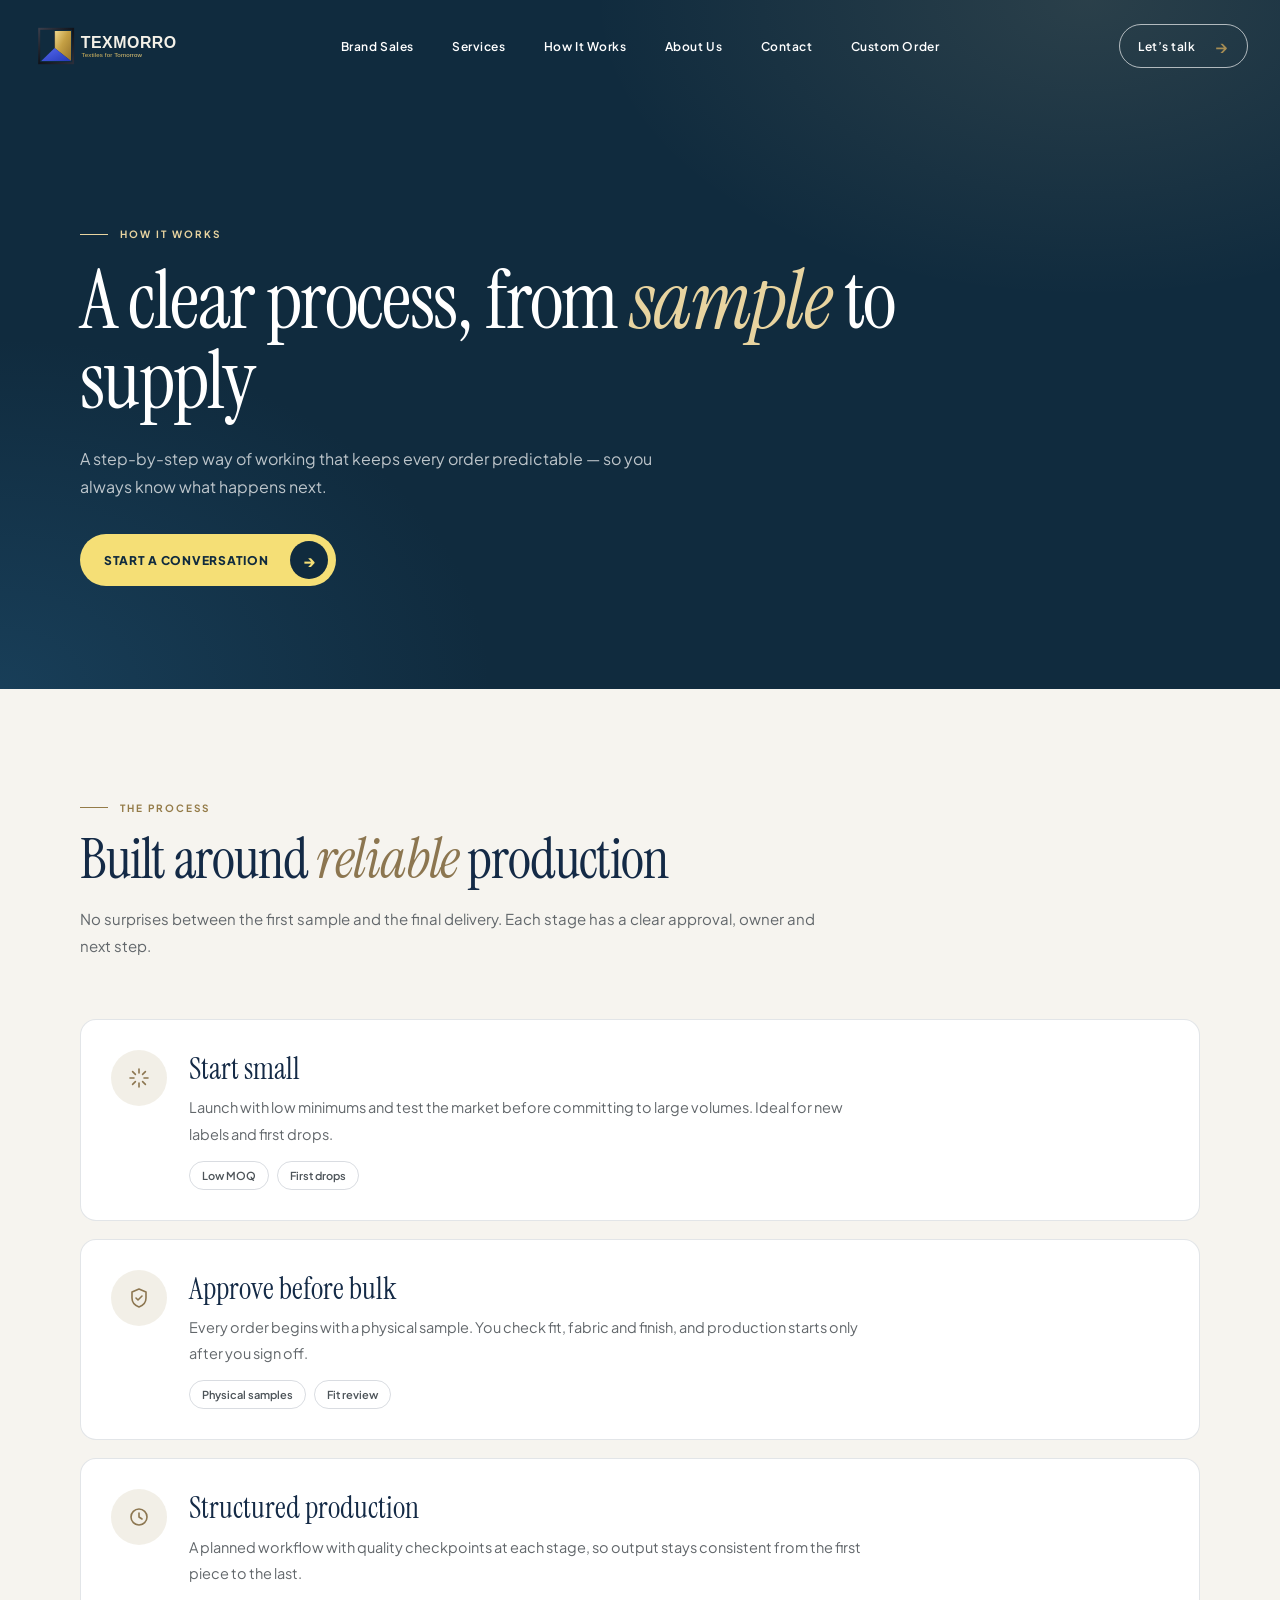
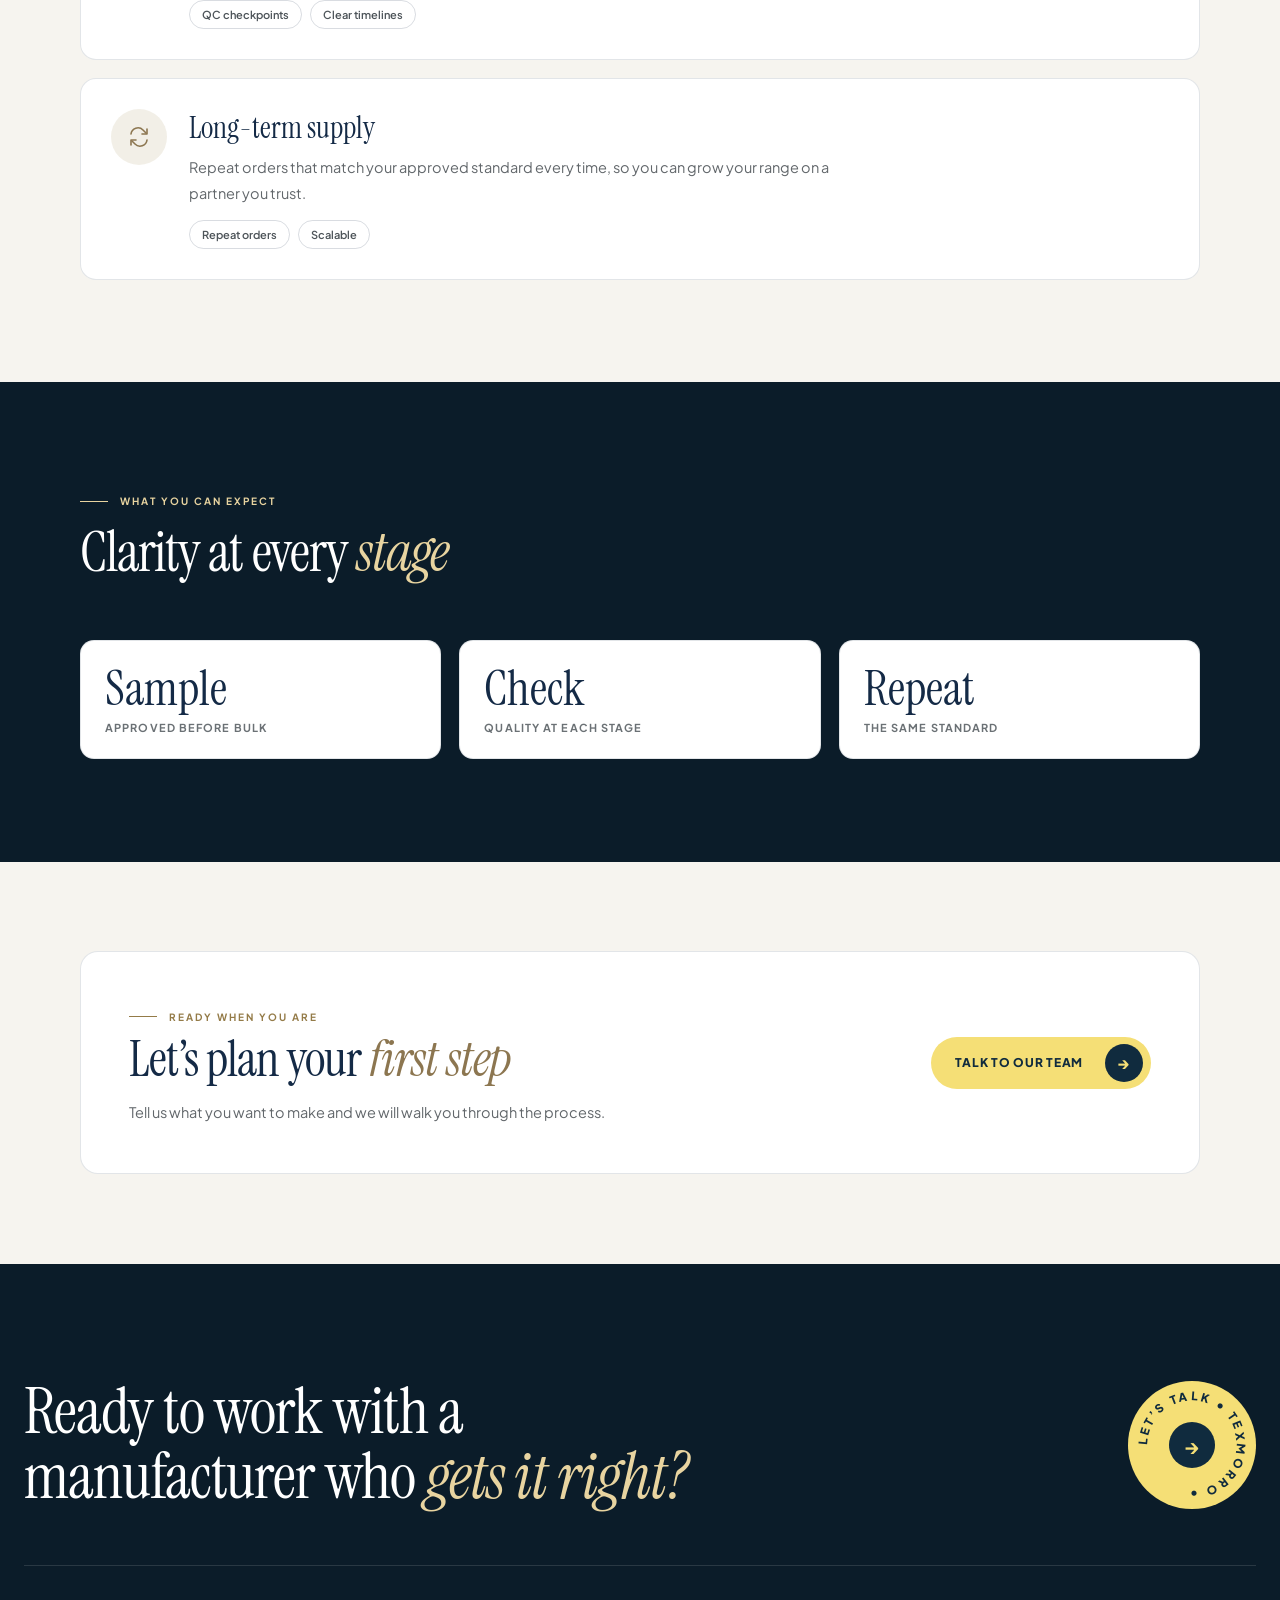
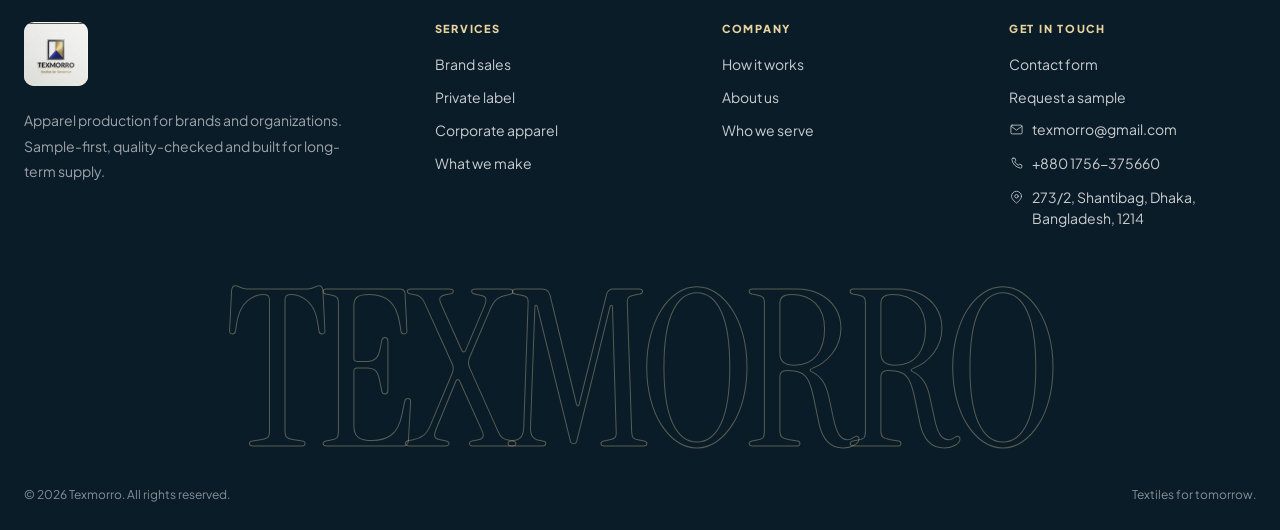
<file: how_it_works.html>
<!doctype html>
<html lang="en">
<head>
  <meta charset="utf-8">
  <meta name="viewport" content="width=device-width, initial-scale=1">
  <meta name="theme-color" content="#0b1c29">
  <link rel="icon" href="logo/texmorro-logo-header.svg" type="image/svg+xml">
  <link rel="preconnect" href="https://fonts.googleapis.com">
  <link rel="preconnect" href="https://fonts.gstatic.com" crossorigin>
  <link href="https://fonts.googleapis.com/css2?family=Instrument+Serif:ital@0;1&family=Plus+Jakarta+Sans:wght@400;500;600;700;800&display=swap" rel="stylesheet">
  <title>How It Works — Texmorro</title>
  <meta name="description" content="See how Texmorro takes apparel from first sample to repeat production with clear approvals and quality checkpoints.">
  <link rel="stylesheet" href="site.css">
  <link rel="stylesheet" href="pages.css">
</head>
<body>
  <header class="site-header">
    <div class="header-inner">
      <a class="brand" href="index.html" aria-label="Texmorro home">
        <img src="logo/texmorro-logo-header.svg" alt="Texmorro — Textiles for Tomorrow">
      </a>
      <input class="menu-toggle" type="checkbox" id="menu-toggle" aria-label="Toggle navigation">
      <label class="menu-button" for="menu-toggle" aria-hidden="true"><span></span><span></span></label>
      <div class="navigation-area">
        <nav class="main-nav" aria-label="Main navigation">
          <a href="brand_services_index.html">Brand Sales</a>
          <a href="services.html">Services</a>
          <a href="how_it_works.html">How It Works</a>
          <a href="about.html">About Us</a>
          <a href="contact.html">Contact</a>
          <a href="custom-order.html">Custom Order</a>
        </nav>
        <div class="contact-wrap">
          <a class="contact-link" href="contact.html">Let’s talk <span aria-hidden="true">&rarr;</span></a>
        </div>
      </div>
    </div>
  </header>

  <main>
    <section class="page-hero">
      <div class="page-hero-inner">
        <span class="tx-kicker">How it works</span>
        <h1>A clear process, from <em>sample</em> to supply</h1>
        <p>A step-by-step way of working that keeps every order predictable — so you always know what happens next.</p>
        <a class="tx-btn" href="contact.html">Start a conversation <span aria-hidden="true">&rarr;</span></a>
      </div>
    </section>

    <section class="page-section">
      <div class="page-inner">
        <div class="page-head">
          <span class="tx-kicker is-dark">The process</span>
          <h2>Built around <em>reliable</em> production</h2>
          <p>No surprises between the first sample and the final delivery. Each stage has a clear approval, owner and next step.</p>
        </div>
        <ul class="feature-list">
        <li class="feature-row">
          <span class="feature-icon"><svg viewBox="0 0 24 24" fill="none" stroke="currentColor" stroke-width="1.6" stroke-linecap="round" stroke-linejoin="round" aria-hidden="true"><path d="M12 3v4M12 17v4M3 12h4M17 12h4M5.6 5.6l2.8 2.8M15.6 15.6l2.8 2.8M18.4 5.6l-2.8 2.8M8.4 15.6l-2.8 2.8"/></svg></span>
          <div>
            <h3>Start small</h3>
            <p>Launch with low minimums and test the market before committing to large volumes. Ideal for new labels and first drops.</p>
            <div class="rely-step-tags"><span>Low MOQ</span><span>First drops</span></div>
          </div>
        </li><li class="feature-row">
          <span class="feature-icon"><svg viewBox="0 0 24 24" fill="none" stroke="currentColor" stroke-width="1.6" stroke-linecap="round" stroke-linejoin="round" aria-hidden="true"><path d="M12 3l7 3v6c0 4.5-3 7.5-7 9-4-1.5-7-4.5-7-9V6z"/><path d="M9 12l2 2 4-4"/></svg></span>
          <div>
            <h3>Approve before bulk</h3>
            <p>Every order begins with a physical sample. You check fit, fabric and finish, and production starts only after you sign off.</p>
            <div class="rely-step-tags"><span>Physical samples</span><span>Fit review</span></div>
          </div>
        </li><li class="feature-row">
          <span class="feature-icon"><svg viewBox="0 0 24 24" fill="none" stroke="currentColor" stroke-width="1.6" stroke-linecap="round" stroke-linejoin="round" aria-hidden="true"><circle cx="12" cy="12" r="8"/><path d="M12 8v4l3 2"/></svg></span>
          <div>
            <h3>Structured production</h3>
            <p>A planned workflow with quality checkpoints at each stage, so output stays consistent from the first piece to the last.</p>
            <div class="rely-step-tags"><span>QC checkpoints</span><span>Clear timelines</span></div>
          </div>
        </li><li class="feature-row">
          <span class="feature-icon"><svg viewBox="0 0 24 24" fill="none" stroke="currentColor" stroke-width="1.6" stroke-linecap="round" stroke-linejoin="round" aria-hidden="true"><path d="M4 9a7 7 0 0 1 12-4l3 3"/><path d="M20 4v5h-5"/><path d="M20 15a7 7 0 0 1-12 4l-3-3"/><path d="M4 20v-5h5"/></svg></span>
          <div>
            <h3>Long-term supply</h3>
            <p>Repeat orders that match your approved standard every time, so you can grow your range on a partner you trust.</p>
            <div class="rely-step-tags"><span>Repeat orders</span><span>Scalable</span></div>
          </div>
        </li>
        </ul>
      </div>
    </section>

    <section class="page-section page-section--dark">
      <div class="page-inner">
        <div class="page-head">
          <span class="tx-kicker">What you can expect</span>
          <h2>Clarity at every <em>stage</em></h2>
        </div>
        <div class="stat-row">
          <div class="stat-box"><strong>Sample</strong><span>Approved before bulk</span></div>
          <div class="stat-box"><strong>Check</strong><span>Quality at each stage</span></div>
          <div class="stat-box"><strong>Repeat</strong><span>The same standard</span></div>
        </div>
      </div>
    </section>

    <section class="page-cta">
      <div class="page-cta-card">
        <div>
          <span class="tx-kicker is-dark">Ready when you are</span>
          <h2>Let’s plan your <em>first step</em></h2>
          <p>Tell us what you want to make and we will walk you through the process.</p>
        </div>
        <a class="tx-btn" href="contact.html">Talk to our team <span aria-hidden="true">&rarr;</span></a>
      </div>
    </section>
  </main>

  <footer class="site-footer" id="site-footer">
    <div class="footer-inner">
      <div class="footer-top">
        <h2 class="tx-title">Ready to work with a manufacturer who <em>gets it right?</em></h2>
        <a class="spin-badge" href="contact.html" aria-label="Let’s talk — contact Texmorro">
          <svg viewBox="0 0 100 100" aria-hidden="true"><defs><path id="badge-circle-c" d="M50,50 m-40,0 a40,40 0 1,1 80,0 a40,40 0 1,1 -80,0"/></defs><text><textPath href="#badge-circle-c">Let’s talk • Texmorro • </textPath></text></svg>
          <b aria-hidden="true">&rarr;</b>
        </a>
      </div>

      <div class="footer-grid">
        <div class="footer-brand">
          <img src="texmorro-logo.png" alt="Texmorro">
          <p>Apparel production for brands and organizations. Sample-first, quality-checked and built for long-term supply.</p>
        </div>
        <nav class="footer-col" aria-label="Services">
          <h3>Services</h3>
          <ul>
            <li><a href="brand_services_index.html">Brand sales</a></li>
            <li><a href="services.html">Private label</a></li>
            <li><a href="services.html">Corporate apparel</a></li>
            <li><a href="index.html#make-section">What we make</a></li>
          </ul>
        </nav>
        <nav class="footer-col" aria-label="Company">
          <h3>Company</h3>
          <ul>
            <li><a href="how_it_works.html">How it works</a></li>
            <li><a href="about.html">About us</a></li>
            <li><a href="index.html#clients">Who we serve</a></li>
          </ul>
        </nav>
        <nav class="footer-col" aria-label="Get in touch">
          <h3>Get in touch</h3>
          <ul>
            <li><a href="contact.html">Contact form</a></li>
            <li><a href="custom-order.html">Request a sample</a></li>
            <li><a class="footer-contact" href="mailto:texmorro@gmail.com">
              <svg viewBox="0 0 24 24" fill="none" stroke="currentColor" stroke-width="1.6" stroke-linecap="round" stroke-linejoin="round" aria-hidden="true"><rect x="3" y="5" width="18" height="14" rx="2"/><path d="m3.5 7 8.5 6 8.5-6"/></svg>
              <span>texmorro@gmail.com</span>
            </a></li>
            <li><a class="footer-contact" href="tel:+8801756375660">
              <svg viewBox="0 0 24 24" fill="none" stroke="currentColor" stroke-width="1.6" stroke-linecap="round" stroke-linejoin="round" aria-hidden="true"><path d="M6.6 3.5h3l1.5 4-2 1.4a13 13 0 0 0 6 6l1.4-2 4 1.5v3a2 2 0 0 1-2.2 2A17.5 17.5 0 0 1 4.6 5.7a2 2 0 0 1 2-2.2Z"/></svg>
              <span>+880 1756-375660</span>
            </a></li>
            <li><a class="footer-contact" href="https://www.google.com/maps/search/?api=1&amp;query=273%2F2%2C%20Shantibag%2C%20Dhaka%2C%20Bangladesh%201214" target="_blank" rel="noopener noreferrer">
              <svg viewBox="0 0 24 24" fill="none" stroke="currentColor" stroke-width="1.6" stroke-linecap="round" stroke-linejoin="round" aria-hidden="true"><path d="M20 10c0 5.2-8 11-8 11S4 15.2 4 10a8 8 0 1 1 16 0Z"/><circle cx="12" cy="10" r="2.8"/></svg>
              <span>273/2, Shantibag, Dhaka, Bangladesh, 1214</span>
            </a></li>
          </ul>
        </nav>
      </div>

      <p class="footer-wordmark" aria-hidden="true">TEXMORRO</p>

      <div class="footer-bottom">
        <span>© <span id="footer-year">2026</span> Texmorro. All rights reserved.</span>
        <span>Textiles for tomorrow.</span>
      </div>
    </div>
  </footer>

  <script>
    document.querySelector("#footer-year").textContent = new Date().getFullYear();
    (() => {
      const header = document.querySelector(".site-header");
      const menuToggle = document.querySelector("#menu-toggle");
      let lastY = window.scrollY;
      const onScroll = () => {
        const y = window.scrollY;
        header.classList.toggle("is-scrolled", y > 40);
        const hide = y > lastY && y > 400 && !menuToggle.checked;
        header.classList.toggle("is-hidden", hide);
        lastY = y;
      };
      window.addEventListener("scroll", onScroll, { passive: true });
      onScroll();
    })();
  </script>
</body>
</html>
</file>
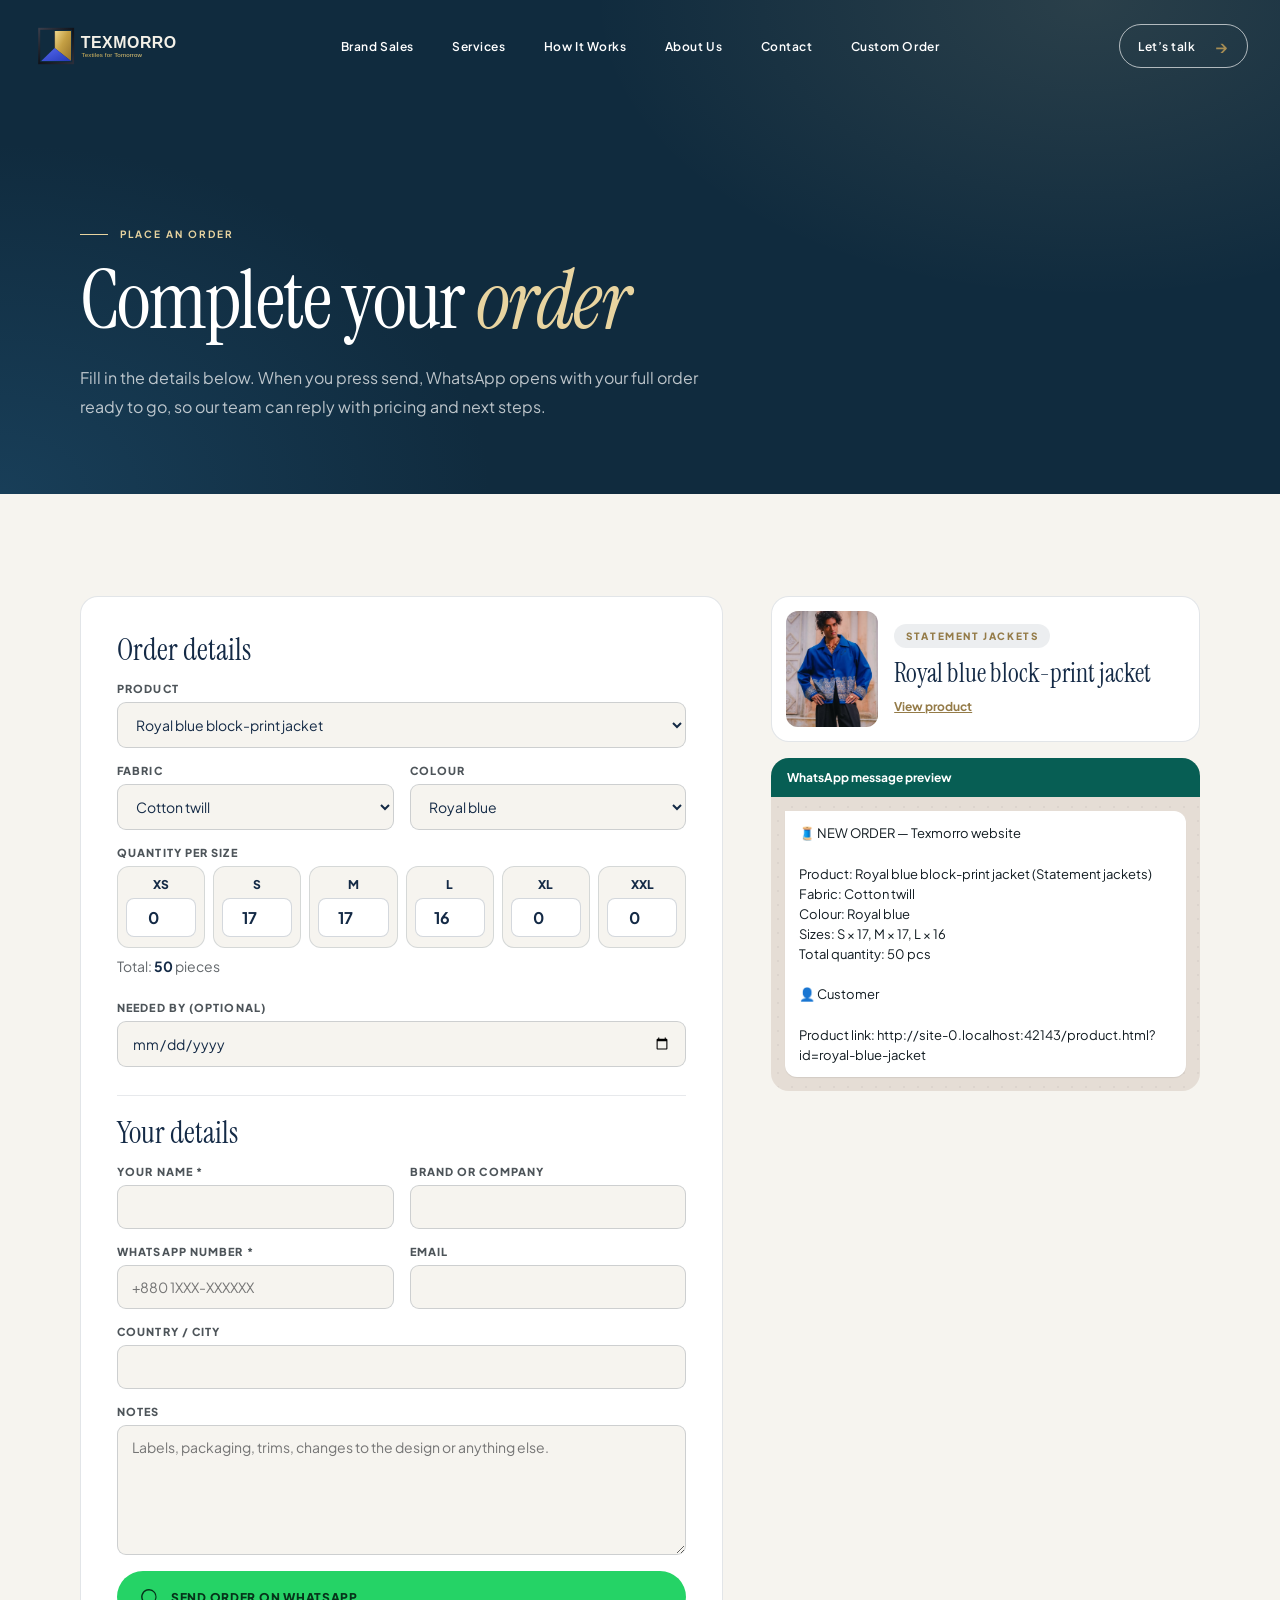
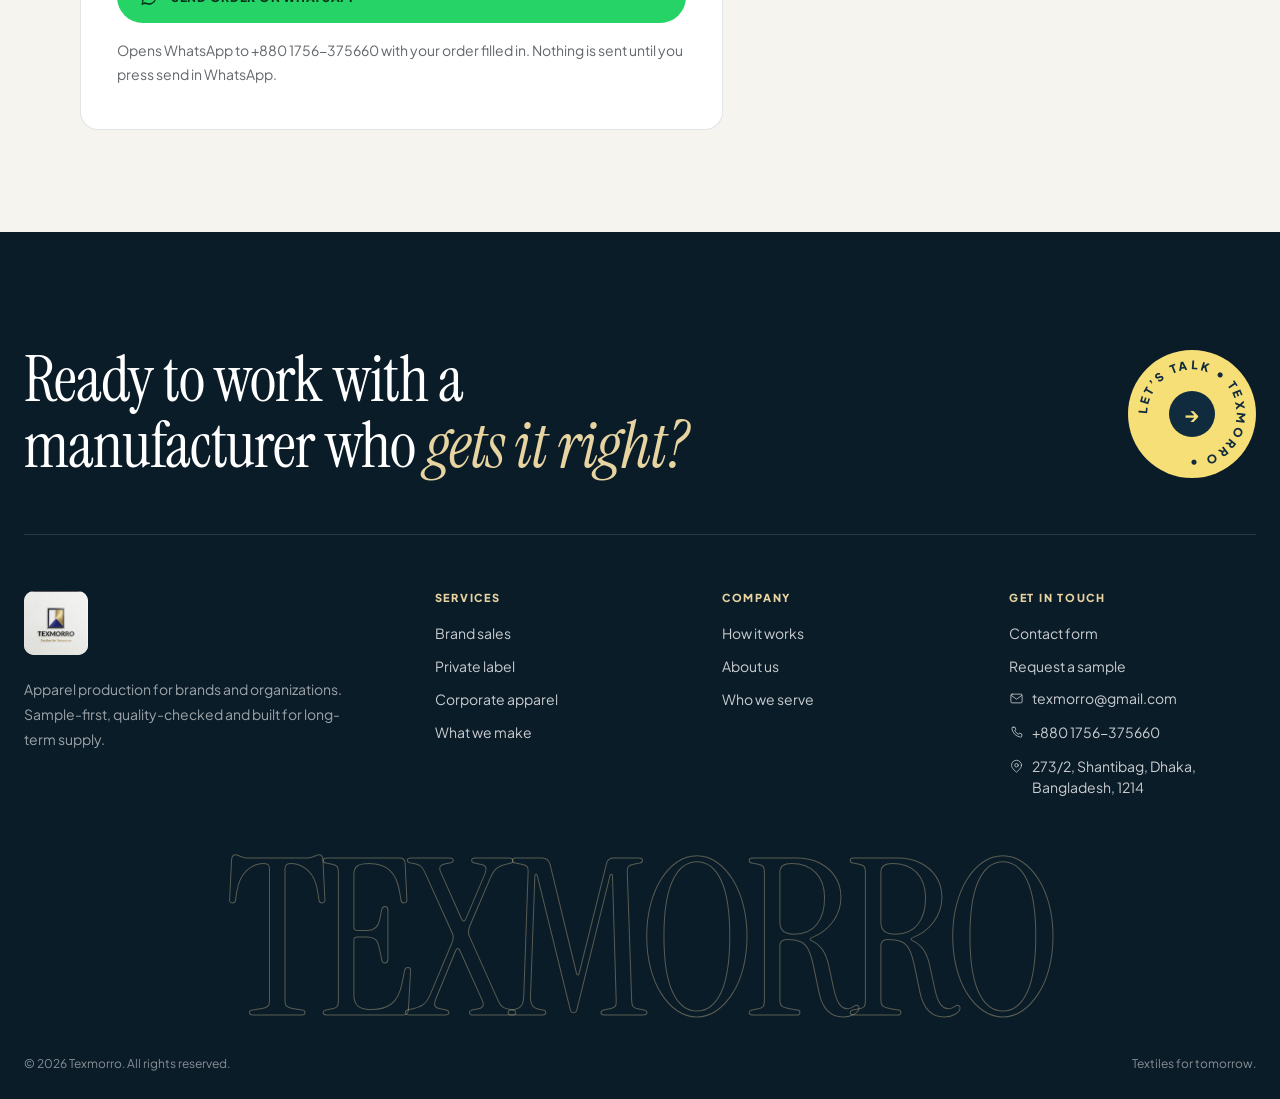
<file: order.html>
<!doctype html>
<html lang="en">
<head>
  <meta charset="utf-8">
  <meta name="viewport" content="width=device-width, initial-scale=1">
  <meta name="theme-color" content="#0b1c29">
  <link rel="icon" href="logo/texmorro-logo-header.svg" type="image/svg+xml">
  <link rel="preconnect" href="https://fonts.googleapis.com">
  <link rel="preconnect" href="https://fonts.gstatic.com" crossorigin>
  <link href="https://fonts.googleapis.com/css2?family=Instrument+Serif:ital@0;1&family=Plus+Jakarta+Sans:wght@400;500;600;700;800&display=swap" rel="stylesheet">
  <title>Order — Texmorro</title>
  <meta name="description" content="Place an apparel order with Texmorro. Your order details are sent straight to our team on WhatsApp.">
  <link rel="stylesheet" href="site.css">
  <link rel="stylesheet" href="pages.css">
  <link rel="stylesheet" href="shop.css">
</head>
<body>
  <header class="site-header">
    <div class="header-inner">
      <a class="brand" href="index.html" aria-label="Texmorro home">
        <img src="logo/texmorro-logo-header.svg" alt="Texmorro — Textiles for Tomorrow">
      </a>
      <input class="menu-toggle" type="checkbox" id="menu-toggle" aria-label="Toggle navigation">
      <label class="menu-button" for="menu-toggle" aria-hidden="true"><span></span><span></span></label>
      <div class="navigation-area">
        <nav class="main-nav" aria-label="Main navigation">
          <a href="brand_services_index.html">Brand Sales</a>
          <a href="services.html">Services</a>
          <a href="how_it_works.html">How It Works</a>
          <a href="about.html">About Us</a>
          <a href="contact.html">Contact</a>
          <a href="custom-order.html">Custom Order</a>
        </nav>
        <div class="contact-wrap">
          <a class="contact-link" href="contact.html">Let’s talk <span aria-hidden="true">&rarr;</span></a>
        </div>
      </div>
    </div>
  </header>

  <main class="shop-main">
    <section class="page-hero page-hero--compact">
      <div class="page-hero-inner">
        <span class="tx-kicker">Place an order</span>
        <h1>Complete your <em>order</em></h1>
        <p>Fill in the details below. When you press send, WhatsApp opens with your full order ready to go, so our team can reply with pricing and next steps.</p>
      </div>
    </section>

    <section class="page-section">
      <div class="page-inner">
        <div class="order-layout">
          <form class="contact-form order-form" id="order-form" novalidate>
            <h2>Order details</h2>

            <div class="field">
              <label for="o-product">Product</label>
              <select id="o-product" name="product" required></select>
            </div>
            <div class="field-row">
              <div class="field">
                <label for="o-fabric">Fabric</label>
                <select id="o-fabric" name="fabric"></select>
              </div>
              <div class="field">
                <label for="o-color">Colour</label>
                <select id="o-color" name="color"></select>
              </div>
            </div>

            <div class="field">
              <span class="field-label" id="o-sizes-label">Quantity per size</span>
              <div class="size-grid" id="o-sizes" role="group" aria-labelledby="o-sizes-label"></div>
              <p class="field-hint">Total: <b id="o-total">0</b> pieces</p>
            </div>

            <div class="field">
              <label for="o-date">Needed by (optional)</label>
              <input id="o-date" name="date" type="date">
            </div>

            <h2 class="form-sub">Your details</h2>
            <div class="field-row">
              <div class="field">
                <label for="o-name">Your name *</label>
                <input id="o-name" name="name" type="text" autocomplete="name" required>
              </div>
              <div class="field">
                <label for="o-brand">Brand or company</label>
                <input id="o-brand" name="brand" type="text" autocomplete="organization">
              </div>
            </div>
            <div class="field-row">
              <div class="field">
                <label for="o-phone">WhatsApp number *</label>
                <input id="o-phone" name="phone" type="tel" autocomplete="tel" placeholder="+880 1XXX-XXXXXX" required>
              </div>
              <div class="field">
                <label for="o-email">Email</label>
                <input id="o-email" name="email" type="email" autocomplete="email">
              </div>
            </div>
            <div class="field">
              <label for="o-country">Country / city</label>
              <input id="o-country" name="country" type="text" autocomplete="country-name">
            </div>
            <div class="field">
              <label for="o-notes">Notes</label>
              <textarea id="o-notes" name="notes" placeholder="Labels, packaging, trims, changes to the design or anything else."></textarea>
            </div>

            <p class="form-error" id="order-error" role="alert" hidden></p>
            <button class="tx-btn is-wa-solid" type="submit">
              <svg viewBox="0 0 32 32" aria-hidden="true"><path fill="currentColor" d="M16.02 3.2a12.55 12.55 0 0 0-10.7 19.1L3.7 28.8l6.65-1.58A12.56 12.56 0 1 0 16.02 3.2Zm0 22.83c-1.87 0-3.7-.5-5.3-1.46l-.38-.23-3.94.94 1.05-3.84-.25-.4a10.27 10.27 0 1 1 8.82 4.99Z"/></svg>
              Send order on WhatsApp
            </button>
            <p class="form-note">Opens WhatsApp to +880 1756-375660 with your order filled in. Nothing is sent until you press send in WhatsApp.</p>
          </form>

          <aside class="order-summary" aria-label="Order summary">
            <div class="sum-card">
              <img id="sum-image" src="images/lookbook/bridal-gown.jpg" alt="">
              <div>
                <span class="pd-cat" id="sum-cat">Bridal</span>
                <h3 id="sum-name">Product</h3>
                <a href="product.html" id="sum-link">View product</a>
              </div>
            </div>
            <div class="wa-preview">
              <span class="wa-preview-label">WhatsApp message preview</span>
              <pre id="wa-preview"></pre>
            </div>
          </aside>
        </div>
      </div>
    </section>

    <div class="sent-panel" id="sent-panel" hidden>
      <div class="sent-card" role="dialog" aria-modal="true" aria-labelledby="sent-title">
        <span class="sent-icon" aria-hidden="true">&#10003;</span>
        <h2 id="sent-title">Your order is ready in WhatsApp</h2>
        <p>Press <b>send</b> in WhatsApp to deliver it to our team. Our team will reply as soon as possible.</p>
        <div class="sent-actions">
          <a class="tx-btn is-wa-solid" id="sent-open" href="#" target="_blank" rel="noopener noreferrer">Open WhatsApp again</a>
          <button class="tx-btn is-ghost-dark" type="button" id="sent-copy">Copy message</button>
        </div>
        <button class="sent-close" type="button" id="sent-close">Close</button>
      </div>
    </div>
  </main>

  <footer class="site-footer" id="site-footer">
    <div class="footer-inner">
      <div class="footer-top">
        <h2 class="tx-title">Ready to work with a manufacturer who <em>gets it right?</em></h2>
        <a class="spin-badge" href="contact.html" aria-label="Let’s talk — contact Texmorro">
          <svg viewBox="0 0 100 100" aria-hidden="true"><defs><path id="badge-circle-c" d="M50,50 m-40,0 a40,40 0 1,1 80,0 a40,40 0 1,1 -80,0"/></defs><text><textPath href="#badge-circle-c">Let’s talk • Texmorro • </textPath></text></svg>
          <b aria-hidden="true">&rarr;</b>
        </a>
      </div>

      <div class="footer-grid">
        <div class="footer-brand">
          <img src="texmorro-logo.png" alt="Texmorro">
          <p>Apparel production for brands and organizations. Sample-first, quality-checked and built for long-term supply.</p>
        </div>
        <nav class="footer-col" aria-label="Services">
          <h3>Services</h3>
          <ul>
            <li><a href="brand_services_index.html">Brand sales</a></li>
            <li><a href="services.html">Private label</a></li>
            <li><a href="services.html">Corporate apparel</a></li>
            <li><a href="index.html#make-section">What we make</a></li>
          </ul>
        </nav>
        <nav class="footer-col" aria-label="Company">
          <h3>Company</h3>
          <ul>
            <li><a href="how_it_works.html">How it works</a></li>
            <li><a href="about.html">About us</a></li>
            <li><a href="index.html#clients">Who we serve</a></li>
          </ul>
        </nav>
        <nav class="footer-col" aria-label="Get in touch">
          <h3>Get in touch</h3>
          <ul>
            <li><a href="contact.html">Contact form</a></li>
            <li><a href="custom-order.html">Request a sample</a></li>
            <li><a class="footer-contact" href="mailto:texmorro@gmail.com">
              <svg viewBox="0 0 24 24" fill="none" stroke="currentColor" stroke-width="1.6" stroke-linecap="round" stroke-linejoin="round" aria-hidden="true"><rect x="3" y="5" width="18" height="14" rx="2"/><path d="m3.5 7 8.5 6 8.5-6"/></svg>
              <span>texmorro@gmail.com</span>
            </a></li>
            <li><a class="footer-contact" href="tel:+8801756375660">
              <svg viewBox="0 0 24 24" fill="none" stroke="currentColor" stroke-width="1.6" stroke-linecap="round" stroke-linejoin="round" aria-hidden="true"><path d="M6.6 3.5h3l1.5 4-2 1.4a13 13 0 0 0 6 6l1.4-2 4 1.5v3a2 2 0 0 1-2.2 2A17.5 17.5 0 0 1 4.6 5.7a2 2 0 0 1 2-2.2Z"/></svg>
              <span>+880 1756-375660</span>
            </a></li>
            <li><a class="footer-contact" href="https://www.google.com/maps/search/?api=1&amp;query=273%2F2%2C%20Shantibag%2C%20Dhaka%2C%20Bangladesh%201214" target="_blank" rel="noopener noreferrer">
              <svg viewBox="0 0 24 24" fill="none" stroke="currentColor" stroke-width="1.6" stroke-linecap="round" stroke-linejoin="round" aria-hidden="true"><path d="M20 10c0 5.2-8 11-8 11S4 15.2 4 10a8 8 0 1 1 16 0Z"/><circle cx="12" cy="10" r="2.8"/></svg>
              <span>273/2, Shantibag, Dhaka, Bangladesh, 1214</span>
            </a></li>
          </ul>
        </nav>
      </div>

      <p class="footer-wordmark" aria-hidden="true">TEXMORRO</p>

      <div class="footer-bottom">
        <span>© <span id="footer-year">2026</span> Texmorro. All rights reserved.</span>
        <span>Textiles for tomorrow.</span>
      </div>
    </div>
  </footer>

  <script src="products.js"></script>
  <script src="shop.js"></script>
  <script>
    document.querySelector("#footer-year").textContent = new Date().getFullYear();
    (() => {
      const header = document.querySelector(".site-header");
      const menuToggle = document.querySelector("#menu-toggle");
      let lastY = window.scrollY;
      const onScroll = () => {
        const y = window.scrollY;
        header.classList.toggle("is-scrolled", y > 40);
        const hide = y > lastY && y > 400 && !menuToggle.checked;
        header.classList.toggle("is-hidden", hide);
        lastY = y;
      };
      window.addEventListener("scroll", onScroll, { passive: true });
      onScroll();
    })();
  </script>
</body>
</html>
</file>
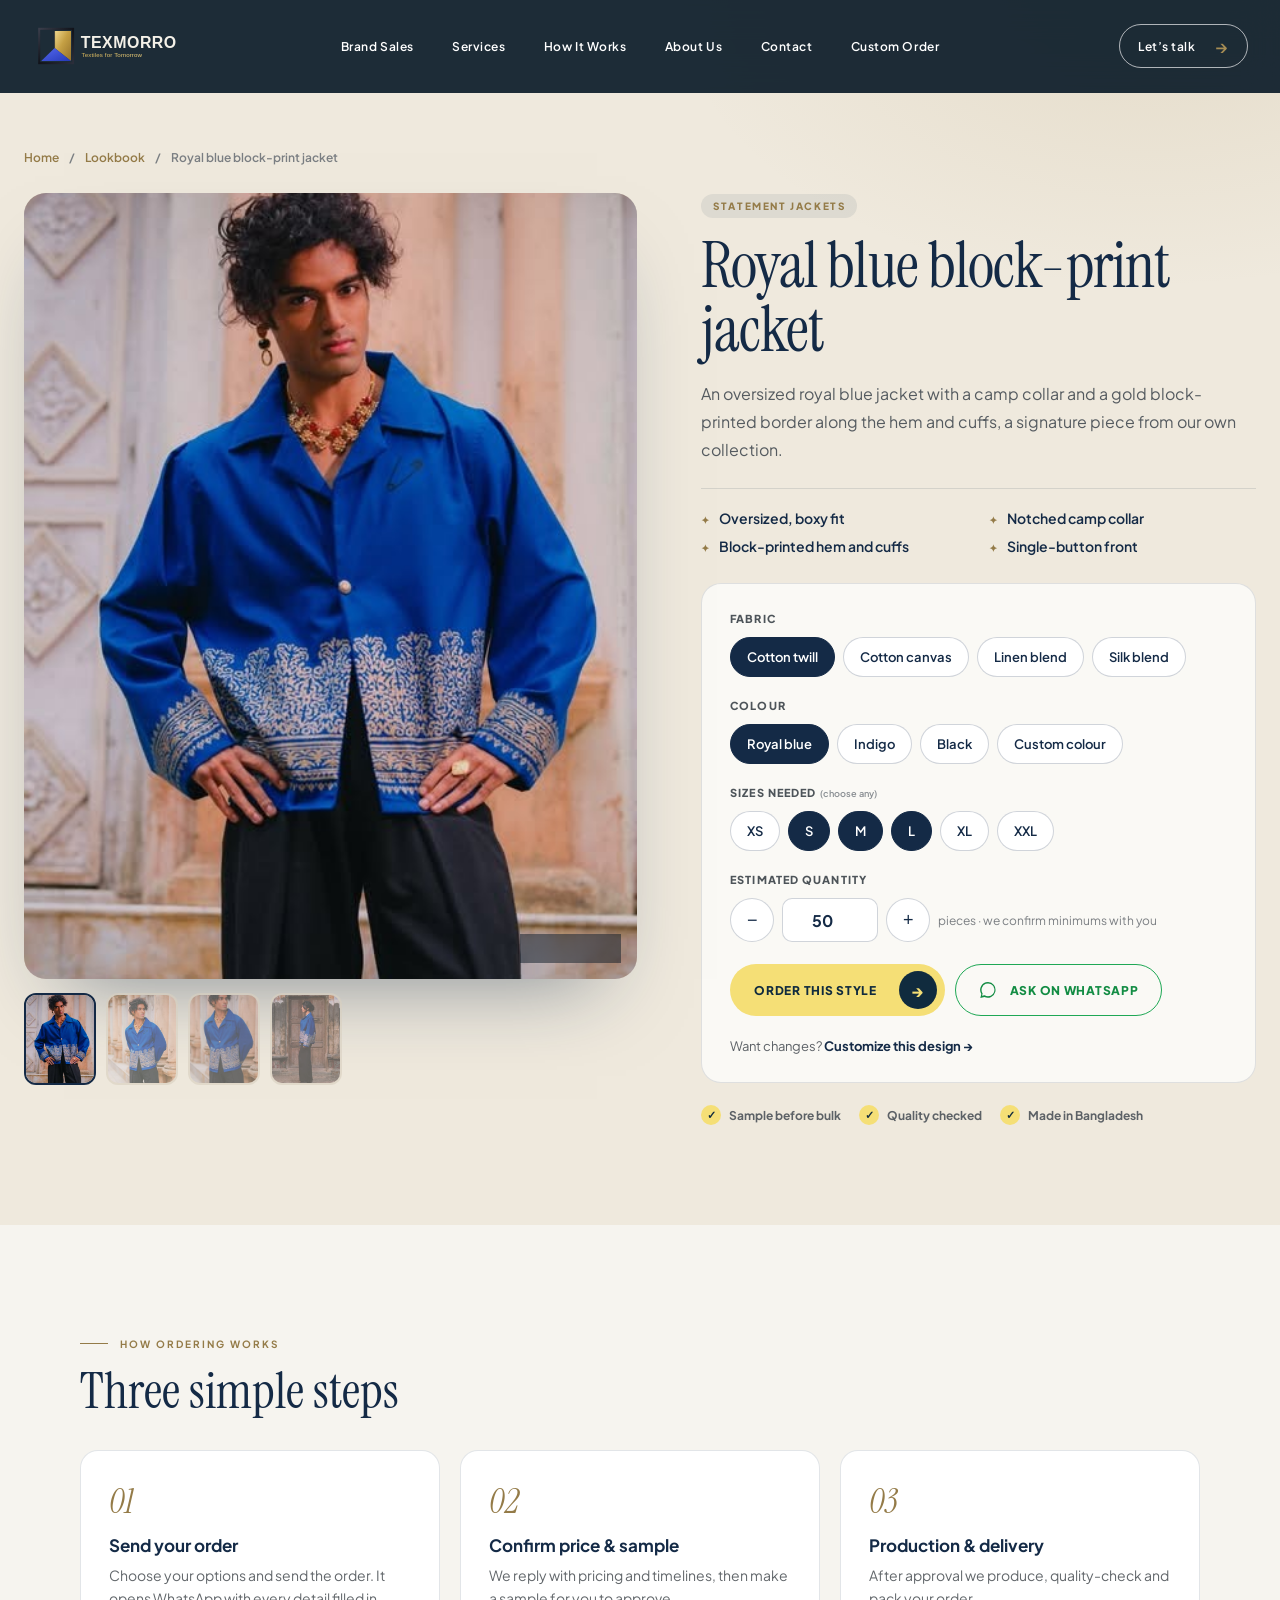
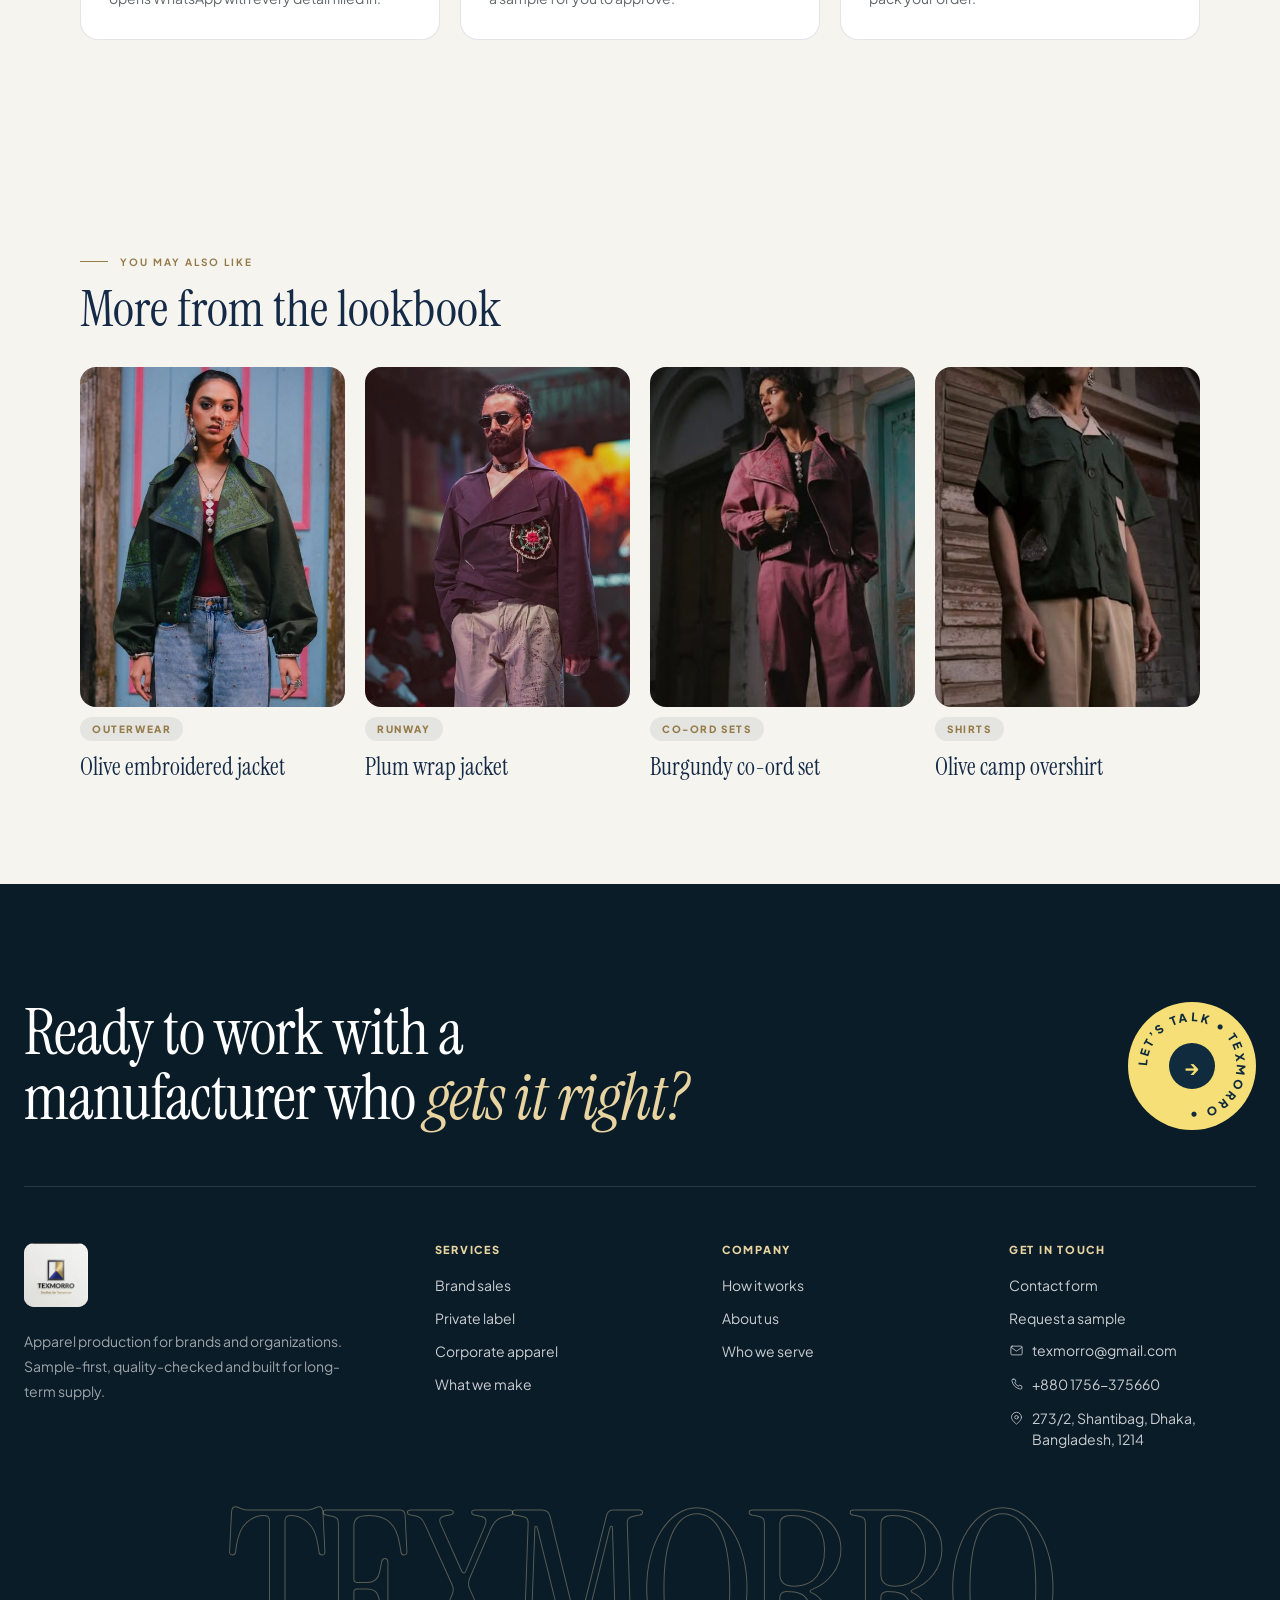
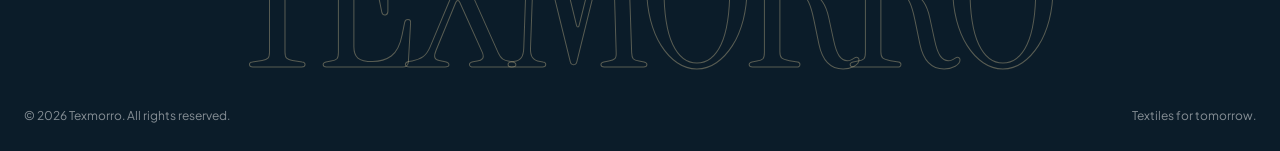
<file: product.html>
<!doctype html>
<html lang="en">
<head>
  <meta charset="utf-8">
  <meta name="viewport" content="width=device-width, initial-scale=1">
  <meta name="theme-color" content="#0b1c29">
  <link rel="icon" href="logo/texmorro-logo-header.svg" type="image/svg+xml">
  <link rel="preconnect" href="https://fonts.googleapis.com">
  <link rel="preconnect" href="https://fonts.gstatic.com" crossorigin>
  <link href="https://fonts.googleapis.com/css2?family=Instrument+Serif:ital@0;1&family=Plus+Jakarta+Sans:wght@400;500;600;700;800&display=swap" rel="stylesheet">
  <title>Product — Texmorro</title>
  <meta name="description" content="Explore this Texmorro style, choose fabric, colour and sizes, and order directly on WhatsApp.">
  <link rel="stylesheet" href="site.css">
  <link rel="stylesheet" href="pages.css">
  <link rel="stylesheet" href="shop.css">
</head>
<body>
  <header class="site-header">
    <div class="header-inner">
      <a class="brand" href="index.html" aria-label="Texmorro home">
        <img src="logo/texmorro-logo-header.svg" alt="Texmorro — Textiles for Tomorrow">
      </a>
      <input class="menu-toggle" type="checkbox" id="menu-toggle" aria-label="Toggle navigation">
      <label class="menu-button" for="menu-toggle" aria-hidden="true"><span></span><span></span></label>
      <div class="navigation-area">
        <nav class="main-nav" aria-label="Main navigation">
          <a href="brand_services_index.html">Brand Sales</a>
          <a href="services.html">Services</a>
          <a href="how_it_works.html">How It Works</a>
          <a href="about.html">About Us</a>
          <a href="contact.html">Contact</a>
          <a href="custom-order.html">Custom Order</a>
        </nav>
        <div class="contact-wrap">
          <a class="contact-link" href="contact.html">Let’s talk <span aria-hidden="true">&rarr;</span></a>
        </div>
      </div>
    </div>
  </header>

  <main class="shop-main">
    <section class="pd" id="pd">
      <div class="pd-inner">
        <nav class="pd-crumbs" aria-label="Breadcrumb">
          <a href="index.html">Home</a><span aria-hidden="true">/</span>
          <a href="index.html#lookbook" id="pd-crumb-cat">Lookbook</a><span aria-hidden="true">/</span>
          <span id="pd-crumb-name" aria-current="page">Product</span>
        </nav>

        <div class="pd-grid">
          <div class="pd-gallery">
            <div class="pd-zoom" id="pd-zoom">
              <img id="pd-image" src="images/collection/royal-blue-jacket-front.jpg" alt="">
              <span class="pd-zoom-hint" aria-hidden="true">Hover to zoom</span>
            </div>
            <div class="pd-thumbs" id="pd-thumbs" role="group" aria-label="More photos"></div>
          </div>

          <div class="pd-info">
            <span class="pd-cat" id="pd-cat">Bridal</span>
            <h1 class="pd-title" id="pd-title">Product</h1>
            <p class="pd-summary" id="pd-summary"></p>

            <ul class="pd-details" id="pd-details"></ul>

            <form class="pd-form" id="pd-form">
              <fieldset class="pd-opt">
                <legend>Fabric</legend>
                <div class="chips" id="pd-fabrics"></div>
              </fieldset>
              <fieldset class="pd-opt">
                <legend>Colour</legend>
                <div class="chips" id="pd-colors"></div>
              </fieldset>
              <fieldset class="pd-opt">
                <legend>Sizes needed <small>(choose any)</small></legend>
                <div class="chips" id="pd-sizes"></div>
              </fieldset>
              <div class="pd-opt">
                <label for="pd-qty" class="pd-opt-label">Estimated quantity</label>
                <div class="qty">
                  <button type="button" class="qty-btn" data-step="-10" aria-label="Decrease quantity by 10">&minus;</button>
                  <input id="pd-qty" type="number" min="1" step="1" value="50" inputmode="numeric">
                  <button type="button" class="qty-btn" data-step="10" aria-label="Increase quantity by 10">+</button>
                  <span class="qty-note">pieces &middot; we confirm minimums with you</span>
                </div>
              </div>

              <div class="pd-actions">
                <button class="tx-btn" type="submit">Order this style <span aria-hidden="true">&rarr;</span></button>
                <a class="tx-btn is-wa" id="pd-wa" href="#" target="_blank" rel="noopener noreferrer">
                  <svg viewBox="0 0 32 32" aria-hidden="true"><path fill="currentColor" d="M16.02 3.2a12.55 12.55 0 0 0-10.7 19.1L3.7 28.8l6.65-1.58A12.56 12.56 0 1 0 16.02 3.2Zm0 22.83c-1.87 0-3.7-.5-5.3-1.46l-.38-.23-3.94.94 1.05-3.84-.25-.4a10.27 10.27 0 1 1 8.82 4.99Z"/></svg>
                  Ask on WhatsApp
                </a>
              </div>
              <a class="pd-custom" id="pd-custom" href="custom-order.html">Want changes? <b>Customize this design &rarr;</b></a>
            </form>

            <ul class="pd-trust">
              <li>Sample before bulk</li>
              <li>Quality checked</li>
              <li>Made in Bangladesh</li>
            </ul>
          </div>
        </div>
      </div>
    </section>

    <section class="page-section">
      <div class="page-inner">
        <div class="steps-head">
          <span class="tx-kicker is-dark">How ordering works</span>
          <h2 class="steps-title">Three simple steps</h2>
        </div>
        <ol class="steps">
          <li><b>01</b><h3>Send your order</h3><p>Choose your options and send the order. It opens WhatsApp with every detail filled in.</p></li>
          <li><b>02</b><h3>Confirm price &amp; sample</h3><p>We reply with pricing and timelines, then make a sample for you to approve.</p></li>
          <li><b>03</b><h3>Production &amp; delivery</h3><p>After approval we produce, quality-check and pack your order.</p></li>
        </ol>
      </div>
    </section>

    <section class="page-section related-section">
      <div class="page-inner">
        <div class="steps-head">
          <span class="tx-kicker is-dark">You may also like</span>
          <h2 class="steps-title">More from the lookbook</h2>
        </div>
        <div class="related" id="pd-related"></div>
      </div>
    </section>
  </main>

  <footer class="site-footer" id="site-footer">
    <div class="footer-inner">
      <div class="footer-top">
        <h2 class="tx-title">Ready to work with a manufacturer who <em>gets it right?</em></h2>
        <a class="spin-badge" href="contact.html" aria-label="Let’s talk — contact Texmorro">
          <svg viewBox="0 0 100 100" aria-hidden="true"><defs><path id="badge-circle-c" d="M50,50 m-40,0 a40,40 0 1,1 80,0 a40,40 0 1,1 -80,0"/></defs><text><textPath href="#badge-circle-c">Let’s talk • Texmorro • </textPath></text></svg>
          <b aria-hidden="true">&rarr;</b>
        </a>
      </div>

      <div class="footer-grid">
        <div class="footer-brand">
          <img src="texmorro-logo.png" alt="Texmorro">
          <p>Apparel production for brands and organizations. Sample-first, quality-checked and built for long-term supply.</p>
        </div>
        <nav class="footer-col" aria-label="Services">
          <h3>Services</h3>
          <ul>
            <li><a href="brand_services_index.html">Brand sales</a></li>
            <li><a href="services.html">Private label</a></li>
            <li><a href="services.html">Corporate apparel</a></li>
            <li><a href="index.html#make-section">What we make</a></li>
          </ul>
        </nav>
        <nav class="footer-col" aria-label="Company">
          <h3>Company</h3>
          <ul>
            <li><a href="how_it_works.html">How it works</a></li>
            <li><a href="about.html">About us</a></li>
            <li><a href="index.html#clients">Who we serve</a></li>
          </ul>
        </nav>
        <nav class="footer-col" aria-label="Get in touch">
          <h3>Get in touch</h3>
          <ul>
            <li><a href="contact.html">Contact form</a></li>
            <li><a href="custom-order.html">Request a sample</a></li>
            <li><a class="footer-contact" href="mailto:texmorro@gmail.com">
              <svg viewBox="0 0 24 24" fill="none" stroke="currentColor" stroke-width="1.6" stroke-linecap="round" stroke-linejoin="round" aria-hidden="true"><rect x="3" y="5" width="18" height="14" rx="2"/><path d="m3.5 7 8.5 6 8.5-6"/></svg>
              <span>texmorro@gmail.com</span>
            </a></li>
            <li><a class="footer-contact" href="tel:+8801756375660">
              <svg viewBox="0 0 24 24" fill="none" stroke="currentColor" stroke-width="1.6" stroke-linecap="round" stroke-linejoin="round" aria-hidden="true"><path d="M6.6 3.5h3l1.5 4-2 1.4a13 13 0 0 0 6 6l1.4-2 4 1.5v3a2 2 0 0 1-2.2 2A17.5 17.5 0 0 1 4.6 5.7a2 2 0 0 1 2-2.2Z"/></svg>
              <span>+880 1756-375660</span>
            </a></li>
            <li><a class="footer-contact" href="https://www.google.com/maps/search/?api=1&amp;query=273%2F2%2C%20Shantibag%2C%20Dhaka%2C%20Bangladesh%201214" target="_blank" rel="noopener noreferrer">
              <svg viewBox="0 0 24 24" fill="none" stroke="currentColor" stroke-width="1.6" stroke-linecap="round" stroke-linejoin="round" aria-hidden="true"><path d="M20 10c0 5.2-8 11-8 11S4 15.2 4 10a8 8 0 1 1 16 0Z"/><circle cx="12" cy="10" r="2.8"/></svg>
              <span>273/2, Shantibag, Dhaka, Bangladesh, 1214</span>
            </a></li>
          </ul>
        </nav>
      </div>

      <p class="footer-wordmark" aria-hidden="true">TEXMORRO</p>

      <div class="footer-bottom">
        <span>© <span id="footer-year">2026</span> Texmorro. All rights reserved.</span>
        <span>Textiles for tomorrow.</span>
      </div>
    </div>
  </footer>

  <script src="products.js"></script>
  <script src="shop.js"></script>
  <script>
    document.querySelector("#footer-year").textContent = new Date().getFullYear();
    (() => {
      const header = document.querySelector(".site-header");
      const menuToggle = document.querySelector("#menu-toggle");
      let lastY = window.scrollY;
      const onScroll = () => {
        const y = window.scrollY;
        header.classList.toggle("is-scrolled", y > 40);
        const hide = y > lastY && y > 400 && !menuToggle.checked;
        header.classList.toggle("is-hidden", hide);
        lastY = y;
      };
      window.addEventListener("scroll", onScroll, { passive: true });
      onScroll();
    })();
  </script>
</body>
</html>
</file>
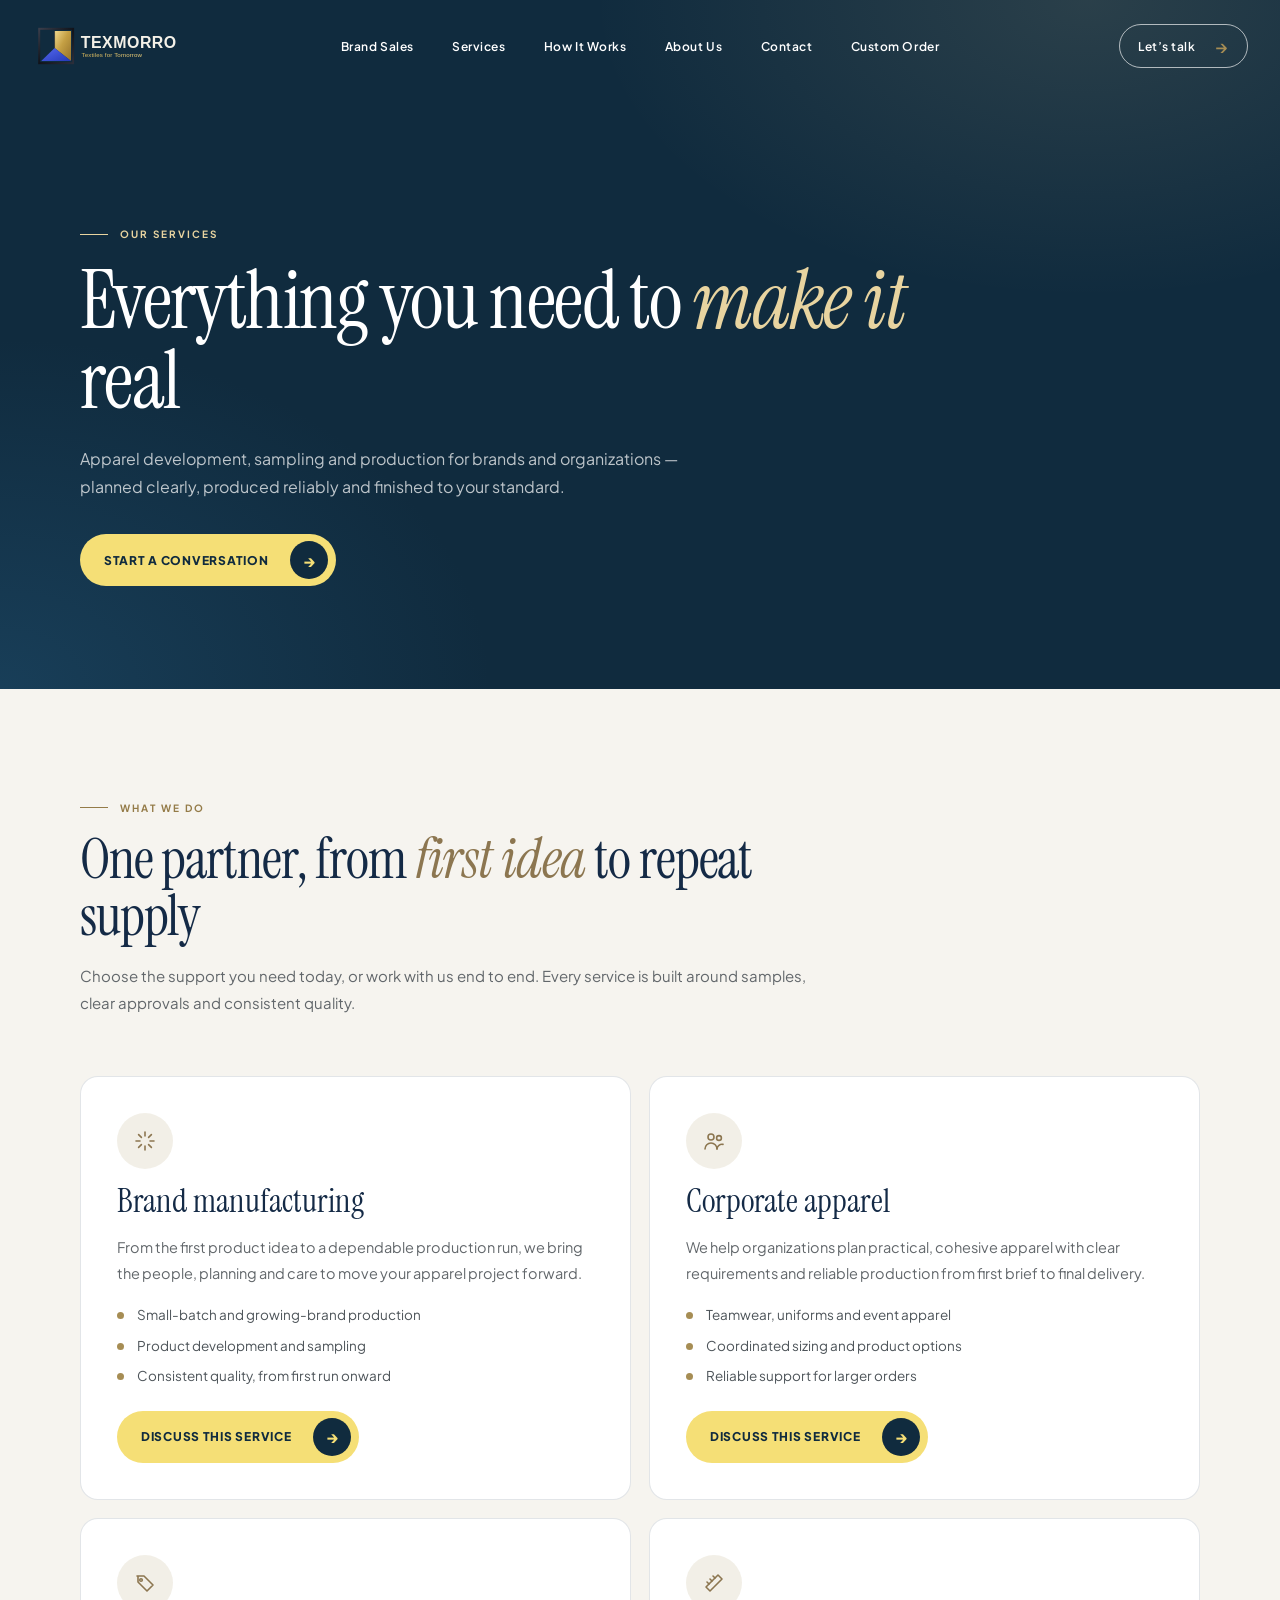
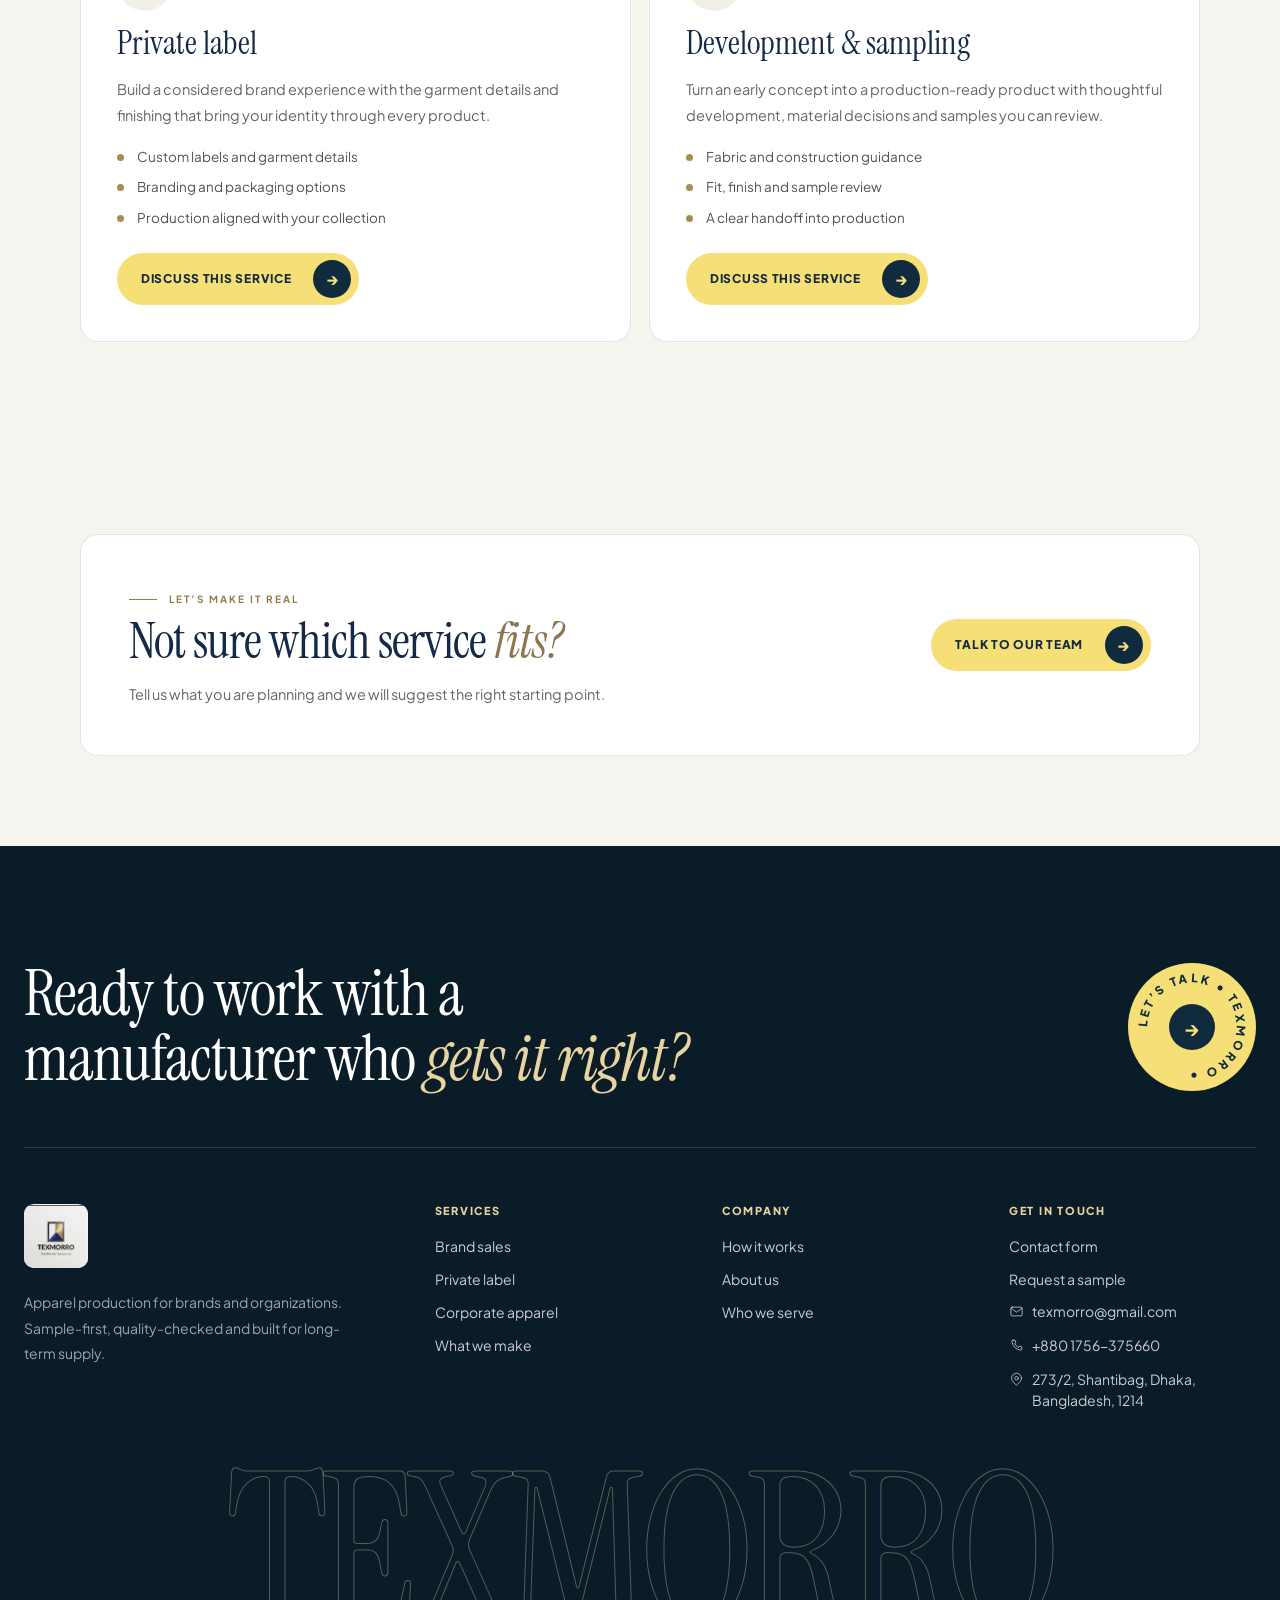
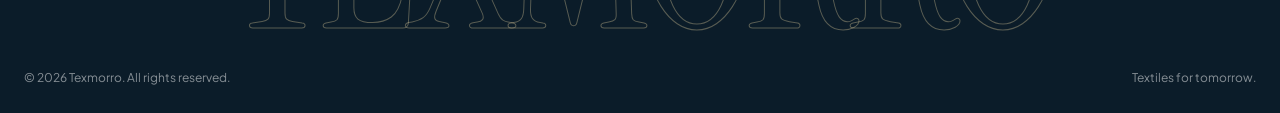
<file: services.html>
<!doctype html>
<html lang="en">
<head>
  <meta charset="utf-8">
  <meta name="viewport" content="width=device-width, initial-scale=1">
  <meta name="theme-color" content="#0b1c29">
  <link rel="icon" href="logo/texmorro-logo-header.svg" type="image/svg+xml">
  <link rel="preconnect" href="https://fonts.googleapis.com">
  <link rel="preconnect" href="https://fonts.gstatic.com" crossorigin>
  <link href="https://fonts.googleapis.com/css2?family=Instrument+Serif:ital@0;1&family=Plus+Jakarta+Sans:wght@400;500;600;700;800&display=swap" rel="stylesheet">
  <title>Services — Texmorro</title>
  <meta name="description" content="Apparel development, sampling, private label and corporate production services from Texmorro.">
  <link rel="stylesheet" href="site.css">
  <link rel="stylesheet" href="pages.css">
</head>
<body>
  <header class="site-header">
    <div class="header-inner">
      <a class="brand" href="index.html" aria-label="Texmorro home">
        <img src="logo/texmorro-logo-header.svg" alt="Texmorro — Textiles for Tomorrow">
      </a>
      <input class="menu-toggle" type="checkbox" id="menu-toggle" aria-label="Toggle navigation">
      <label class="menu-button" for="menu-toggle" aria-hidden="true"><span></span><span></span></label>
      <div class="navigation-area">
        <nav class="main-nav" aria-label="Main navigation">
          <a href="brand_services_index.html">Brand Sales</a>
          <a href="services.html">Services</a>
          <a href="how_it_works.html">How It Works</a>
          <a href="about.html">About Us</a>
          <a href="contact.html">Contact</a>
          <a href="custom-order.html">Custom Order</a>
        </nav>
        <div class="contact-wrap">
          <a class="contact-link" href="contact.html">Let’s talk <span aria-hidden="true">&rarr;</span></a>
        </div>
      </div>
    </div>
  </header>

  <main>
    <section class="page-hero">
      <div class="page-hero-inner">
        <span class="tx-kicker">Our services</span>
        <h1>Everything you need to <em>make it</em> real</h1>
        <p>Apparel development, sampling and production for brands and organizations — planned clearly, produced reliably and finished to your standard.</p>
        <a class="tx-btn" href="contact.html">Start a conversation <span aria-hidden="true">&rarr;</span></a>
      </div>
    </section>

    <section class="page-section">
      <div class="page-inner">
        <div class="page-head">
          <span class="tx-kicker is-dark">What we do</span>
          <h2>One partner, from <em>first idea</em> to repeat supply</h2>
          <p>Choose the support you need today, or work with us end to end. Every service is built around samples, clear approvals and consistent quality.</p>
        </div>
        <div class="service-grid">
        <article class="service-card">
          <span class="feature-icon"><svg viewBox="0 0 24 24" fill="none" stroke="currentColor" stroke-width="1.6" stroke-linecap="round" stroke-linejoin="round" aria-hidden="true"><path d="M12 3v4M12 17v4M3 12h4M17 12h4M5.6 5.6l2.8 2.8M15.6 15.6l2.8 2.8M18.4 5.6l-2.8 2.8M8.4 15.6l-2.8 2.8"/></svg></span>
          <h3>Brand manufacturing</h3>
          <p>From the first product idea to a dependable production run, we bring the people, planning and care to move your apparel project forward.</p>
          <ul><li>Small-batch and growing-brand production</li><li>Product development and sampling</li><li>Consistent quality, from first run onward</li></ul>
          <a class="tx-btn" href="contact.html">Discuss this service <span aria-hidden="true">&rarr;</span></a>
        </article><article class="service-card">
          <span class="feature-icon"><svg viewBox="0 0 24 24" fill="none" stroke="currentColor" stroke-width="1.6" stroke-linecap="round" stroke-linejoin="round" aria-hidden="true"><circle cx="9" cy="8" r="3"/><path d="M3 20a6 6 0 0 1 12 0"/><circle cx="17" cy="9" r="2.4"/><path d="M15 20a5 5 0 0 1 6-4.6"/></svg></span>
          <h3>Corporate apparel</h3>
          <p>We help organizations plan practical, cohesive apparel with clear requirements and reliable production from first brief to final delivery.</p>
          <ul><li>Teamwear, uniforms and event apparel</li><li>Coordinated sizing and product options</li><li>Reliable support for larger orders</li></ul>
          <a class="tx-btn" href="contact.html">Discuss this service <span aria-hidden="true">&rarr;</span></a>
        </article><article class="service-card">
          <span class="feature-icon"><svg viewBox="0 0 24 24" fill="none" stroke="currentColor" stroke-width="1.6" stroke-linecap="round" stroke-linejoin="round" aria-hidden="true"><path d="M4 5h7l9 9-6 6-9-9V5Z"/><circle cx="8" cy="9" r="1.3"/></svg></span>
          <h3>Private label</h3>
          <p>Build a considered brand experience with the garment details and finishing that bring your identity through every product.</p>
          <ul><li>Custom labels and garment details</li><li>Branding and packaging options</li><li>Production aligned with your collection</li></ul>
          <a class="tx-btn" href="contact.html">Discuss this service <span aria-hidden="true">&rarr;</span></a>
        </article><article class="service-card">
          <span class="feature-icon"><svg viewBox="0 0 24 24" fill="none" stroke="currentColor" stroke-width="1.6" stroke-linecap="round" stroke-linejoin="round" aria-hidden="true"><path d="m4 16 12-12 4 4L8 20l-4-4Z"/><path d="m8 8 2 2M11 5l2 2M5 11l2 2"/></svg></span>
          <h3>Development &amp; sampling</h3>
          <p>Turn an early concept into a production-ready product with thoughtful development, material decisions and samples you can review.</p>
          <ul><li>Fabric and construction guidance</li><li>Fit, finish and sample review</li><li>A clear handoff into production</li></ul>
          <a class="tx-btn" href="contact.html">Discuss this service <span aria-hidden="true">&rarr;</span></a>
        </article>
        </div>
      </div>
    </section>

    <section class="page-cta">
      <div class="page-cta-card">
        <div>
          <span class="tx-kicker is-dark">Let’s make it real</span>
          <h2>Not sure which service <em>fits?</em></h2>
          <p>Tell us what you are planning and we will suggest the right starting point.</p>
        </div>
        <a class="tx-btn" href="contact.html">Talk to our team <span aria-hidden="true">&rarr;</span></a>
      </div>
    </section>
  </main>

  <footer class="site-footer" id="site-footer">
    <div class="footer-inner">
      <div class="footer-top">
        <h2 class="tx-title">Ready to work with a manufacturer who <em>gets it right?</em></h2>
        <a class="spin-badge" href="contact.html" aria-label="Let’s talk — contact Texmorro">
          <svg viewBox="0 0 100 100" aria-hidden="true"><defs><path id="badge-circle-c" d="M50,50 m-40,0 a40,40 0 1,1 80,0 a40,40 0 1,1 -80,0"/></defs><text><textPath href="#badge-circle-c">Let’s talk • Texmorro • </textPath></text></svg>
          <b aria-hidden="true">&rarr;</b>
        </a>
      </div>

      <div class="footer-grid">
        <div class="footer-brand">
          <img src="texmorro-logo.png" alt="Texmorro">
          <p>Apparel production for brands and organizations. Sample-first, quality-checked and built for long-term supply.</p>
        </div>
        <nav class="footer-col" aria-label="Services">
          <h3>Services</h3>
          <ul>
            <li><a href="brand_services_index.html">Brand sales</a></li>
            <li><a href="services.html">Private label</a></li>
            <li><a href="services.html">Corporate apparel</a></li>
            <li><a href="index.html#make-section">What we make</a></li>
          </ul>
        </nav>
        <nav class="footer-col" aria-label="Company">
          <h3>Company</h3>
          <ul>
            <li><a href="how_it_works.html">How it works</a></li>
            <li><a href="about.html">About us</a></li>
            <li><a href="index.html#clients">Who we serve</a></li>
          </ul>
        </nav>
        <nav class="footer-col" aria-label="Get in touch">
          <h3>Get in touch</h3>
          <ul>
            <li><a href="contact.html">Contact form</a></li>
            <li><a href="custom-order.html">Request a sample</a></li>
            <li><a class="footer-contact" href="mailto:texmorro@gmail.com">
              <svg viewBox="0 0 24 24" fill="none" stroke="currentColor" stroke-width="1.6" stroke-linecap="round" stroke-linejoin="round" aria-hidden="true"><rect x="3" y="5" width="18" height="14" rx="2"/><path d="m3.5 7 8.5 6 8.5-6"/></svg>
              <span>texmorro@gmail.com</span>
            </a></li>
            <li><a class="footer-contact" href="tel:+8801756375660">
              <svg viewBox="0 0 24 24" fill="none" stroke="currentColor" stroke-width="1.6" stroke-linecap="round" stroke-linejoin="round" aria-hidden="true"><path d="M6.6 3.5h3l1.5 4-2 1.4a13 13 0 0 0 6 6l1.4-2 4 1.5v3a2 2 0 0 1-2.2 2A17.5 17.5 0 0 1 4.6 5.7a2 2 0 0 1 2-2.2Z"/></svg>
              <span>+880 1756-375660</span>
            </a></li>
            <li><a class="footer-contact" href="https://www.google.com/maps/search/?api=1&amp;query=273%2F2%2C%20Shantibag%2C%20Dhaka%2C%20Bangladesh%201214" target="_blank" rel="noopener noreferrer">
              <svg viewBox="0 0 24 24" fill="none" stroke="currentColor" stroke-width="1.6" stroke-linecap="round" stroke-linejoin="round" aria-hidden="true"><path d="M20 10c0 5.2-8 11-8 11S4 15.2 4 10a8 8 0 1 1 16 0Z"/><circle cx="12" cy="10" r="2.8"/></svg>
              <span>273/2, Shantibag, Dhaka, Bangladesh, 1214</span>
            </a></li>
          </ul>
        </nav>
      </div>

      <p class="footer-wordmark" aria-hidden="true">TEXMORRO</p>

      <div class="footer-bottom">
        <span>© <span id="footer-year">2026</span> Texmorro. All rights reserved.</span>
        <span>Textiles for tomorrow.</span>
      </div>
    </div>
  </footer>

  <script>
    document.querySelector("#footer-year").textContent = new Date().getFullYear();
    (() => {
      const header = document.querySelector(".site-header");
      const menuToggle = document.querySelector("#menu-toggle");
      let lastY = window.scrollY;
      const onScroll = () => {
        const y = window.scrollY;
        header.classList.toggle("is-scrolled", y > 40);
        const hide = y > lastY && y > 400 && !menuToggle.checked;
        header.classList.toggle("is-hidden", hide);
        lastY = y;
      };
      window.addEventListener("scroll", onScroll, { passive: true });
      onScroll();
    })();
  </script>
</body>
</html>
</file>
<file: site.css>
:root {
      color-scheme: light;
      --ink: #142a46;
      --paper: #f6f4ef;
      --gold: #a68d54;
    }

    * {
      box-sizing: border-box;
    }

    body {
      margin: 0;
      background: var(--paper);
      color: var(--ink);
      font-family: "Plus Jakarta Sans", "Helvetica Neue", Arial, sans-serif;
    }

    .site-header {
      position: absolute;
      z-index: 3;
      top: 0;
      right: 0;
      left: 0;
      min-height: 100px;
      border-bottom: 1px solid rgba(255, 255, 255, 0.14);
      background: rgba(15, 23, 33, 0.42);
      backdrop-filter: blur(12px);
      -webkit-backdrop-filter: blur(12px);
    }

    .header-inner {
      display: grid;
      width: min(100% - 64px, 1440px);
      min-height: 100px;
      grid-template-columns: 1fr auto 1fr;
      align-items: center;
      margin-inline: auto;
      position: relative;
    }

    .brand {
      display: inline-flex;
      width: fit-content;
      align-items: center;
    }

    .brand img {
      display: block;
      width: 72px;
      height: 72px;
      padding: 3px;
      border: 1px solid rgba(255, 255, 255, 0.32);
      background: var(--paper);
      object-fit: contain;
      mix-blend-mode: multiply;
    }

    .main-nav {
      display: flex;
      align-items: center;
      gap: clamp(22px, 3vw, 46px);
    }

    .navigation-area {
      display: contents;
    }

    .main-nav a,
    .contact-link {
      color: #fff;
      font-size: 12px;
      font-weight: 600;
      letter-spacing: 0.045em;
      text-decoration: none;
      transition: color 160ms ease;
    }

    .main-nav a {
      position: relative;
      padding-block: 8px;
      white-space: nowrap;
    }

    .main-nav a::after {
      position: absolute;
      right: 0;
      bottom: 1px;
      left: 0;
      height: 1px;
      background: var(--gold);
      content: "";
      transform: scaleX(0);
      transform-origin: left;
      transition: transform 180ms ease;
    }

    .main-nav a:hover,
    .main-nav a:focus-visible {
      color: var(--gold);
    }

    .main-nav a:hover::after,
    .main-nav a:focus-visible::after {
      transform: scaleX(1);
    }

    .contact-wrap {
      display: flex;
      justify-content: flex-end;
    }

    .contact-link {
      display: inline-flex;
      min-height: 44px;
      align-items: center;
      justify-content: center;
      gap: 20px;
      padding: 0 18px;
      border: 1px solid rgba(20, 42, 70, 0.35);
      white-space: nowrap;
    }

    .contact-link {
      border-color: rgba(255, 255, 255, 0.65);
    }

    .contact-link span {
      color: var(--gold);
      font-size: 17px;
      line-height: 1;
      transition: transform 160ms ease;
    }

    .contact-link:hover,
    .contact-link:focus-visible {
      border-color: #e8d4a0;
      color: #e8d4a0;
    }

    .contact-link:hover span {
      transform: translateX(3px);
    }

    .menu-toggle,
    .menu-button {
      display: none;
    }

    .brand-marquee {
      overflow: hidden;
      padding: 27px 0 30px;
      border-bottom: 1px solid rgba(20, 42, 70, 0.12);
      background: var(--paper);
    }

    .brand-marquee-label {
      margin: 0 20px 19px;
      color: #8c7650;
      font-size: 9px;
      font-weight: 700;
      letter-spacing: 0.17em;
      line-height: 1.4;
      text-align: center;
      text-transform: uppercase;
    }

    .marquee-viewport {
      overflow: hidden;
    }

    .marquee-track {
      display: flex;
      width: max-content;
      animation: marquee-scroll 34s linear infinite;
    }

    .marquee-group {
      display: flex;
      flex: none;
      align-items: center;
      gap: clamp(34px, 5vw, 76px);
      padding-right: clamp(34px, 5vw, 76px);
    }

    .marquee-item {
      display: inline-flex;
      align-items: center;
      gap: clamp(34px, 5vw, 76px);
      color: #263b51;
      font-family: "Instrument Serif", "Iowan Old Style", Georgia, serif;
      font-size: clamp(17px, 2vw, 23px);
      font-weight: 400;
      letter-spacing: 0.015em;
      white-space: nowrap;
    }

    .marquee-item::after {
      width: 5px;
      height: 5px;
      background: var(--gold);
      content: "";
      transform: rotate(45deg);
    }

    .marquee-viewport:hover .marquee-track {
      animation-play-state: paused;
    }

    .make-section {
      padding: clamp(72px, 8vw, 112px) 24px clamp(84px, 9vw, 128px);
      background: #fff;
    }

    .make-inner {
      width: min(100%, 1440px);
      margin-inline: auto;
    }

    .make-intro {
      max-width: 880px;
      margin: 0 auto;
      text-align: center;
    }

    .make-kicker {
      display: inline-flex;
      min-height: 34px;
      align-items: center;
      gap: 10px;
      padding: 0 15px;
      border: 1px solid rgba(20, 42, 70, 0.22);
      border-radius: 999px;
      color: #31475b;
      font-size: 12px;
      font-weight: 700;
    }

    .make-kicker::before {
      width: 6px;
      height: 6px;
      background: #e4c85e;
      content: "";
    }

    .make-heading {
      margin: 24px 0 16px;
      color: #102b3e;
      font-size: clamp(38px, 5vw, 62px);
      font-weight: 600;
      letter-spacing: -0.055em;
      line-height: 1.08;
      text-wrap: balance;
    }

    .make-summary {
      max-width: 790px;
      margin: 0 auto;
      color: #72777b;
      font-size: 15px;
      line-height: 1.8;
    }

    .make-tabs {
      display: flex;
      flex-wrap: wrap;
      justify-content: center;
      gap: 10px;
      margin: 54px auto 46px;
    }

    .make-tab {
      min-height: 42px;
      padding: 0 19px;
      border: 1px solid #c8d0d5;
      border-radius: 999px;
      background: #fff;
      color: #18374d;
      cursor: pointer;
      font: inherit;
      font-size: 13px;
      font-weight: 600;
      transition: color 180ms ease, background 180ms ease, border-color 180ms ease;
    }

    .make-tab:hover,
    .make-tab:focus-visible {
      border-color: #17364b;
      outline: none;
    }

    .make-tab[aria-selected="true"] {
      border-color: #e6ca61;
      background: #102b3e;
      color: #fff;
    }

    .make-current {
      display: flex;
      align-items: center;
      gap: 15px;
      margin-bottom: 27px;
    }

    .make-current-label {
      flex: 0 0 auto;
      padding: 8px 14px;
      border-radius: 999px;
      background: #f5df76;
      color: #17364b;
      font-size: 11px;
      font-weight: 800;
      letter-spacing: 0.11em;
      text-transform: uppercase;
    }

    .make-current::after {
      height: 1px;
      flex: 1;
      background: #d3d8da;
      content: "";
    }

    .make-panel {
      display: grid;
      grid-template-columns: repeat(5, minmax(0, 1fr));
      gap: 18px;
    }

    .make-card {
      position: relative;
      min-width: 0;
      aspect-ratio: 0.82;
      overflow: hidden;
      border: 1px solid #d5d9d9;
      border-radius: 11px;
      background: #eef0ef;
      isolation: isolate;
      outline: none;
    }

    .make-card::after {
      position: absolute;
      z-index: 0;
      inset: 36% 0 0;
      background: linear-gradient(0deg, rgba(10, 25, 36, 0.76), transparent);
      content: "";
      opacity: 0;
      transition: opacity 240ms ease;
    }

    .make-card img {
      display: block;
      width: 100%;
      height: 100%;
      object-fit: cover;
      transition: transform 650ms cubic-bezier(0.2, 0.7, 0.2, 1);
    }

    .make-card:hover img,
    .make-card:focus-visible img {
      transform: scale(1.055);
    }

    .make-card:hover::after,
    .make-card:focus-visible::after {
      opacity: 1;
    }

    .make-card:focus-visible {
      box-shadow: 0 0 0 3px #e6ca61;
    }

    .make-card-name {
      position: absolute;
      z-index: 1;
      right: 16px;
      bottom: 17px;
      left: 16px;
      color: #fff;
      font-size: 14px;
      font-weight: 650;
      line-height: 1.35;
      opacity: 0;
      transform: translateY(7px);
      transition: opacity 220ms ease, transform 220ms ease;
    }

    .make-card:hover .make-card-name,
    .make-card:focus-visible .make-card-name {
      opacity: 1;
      transform: translateY(0);
    }

    @keyframes marquee-scroll {
      to {
        transform: translateX(-50%);
      }
    }

    @media (max-width: 900px) {
      .header-inner {
        width: min(100% - 40px, 1440px);
        grid-template-columns: 1fr auto;
      }

      .main-nav {
        display: none;
        align-items: stretch;
        gap: 0;
      }

      .main-nav a {
        padding: 14px 0;
        border-bottom: 1px solid rgba(20, 42, 70, 0.12);
        color: var(--ink);
      }

      .main-nav a::after {
        content: none;
      }

      .contact-wrap {
        display: none;
      }

      .navigation-area {
        position: absolute;
        top: 100%;
        right: 0;
        left: 0;
        display: none;
        padding: 8px 20px 18px;
        border-bottom: 1px solid rgba(20, 42, 70, 0.12);
        background: var(--paper);
      }

      .menu-toggle:checked ~ .navigation-area {
        display: block;
      }

      .menu-toggle:checked ~ .navigation-area .main-nav {
        display: flex;
        flex-direction: column;
      }

      .menu-button {
        display: inline-flex;
        width: 44px;
        height: 44px;
        flex-direction: column;
        align-items: center;
        justify-content: center;
        gap: 6px;
        border: 1px solid rgba(20, 42, 70, 0.25);
        cursor: pointer;
      }

      .menu-button span {
        width: 17px;
        height: 1px;
        background: var(--ink);
      }

      .menu-toggle:checked ~ .navigation-area .contact-wrap {
        display: flex;
      }

      .contact-link {
        width: 100%;
        border-color: rgba(20, 42, 70, 0.35);
        color: var(--ink);
      }

      .brand-marquee {
        padding: 24px 0 26px;
      }

      .make-tabs {
        margin-block: 36px;
      }

      .make-panel {
        grid-template-columns: repeat(3, minmax(0, 1fr));
        gap: 18px;
      }

    }

    @media (max-width: 480px) {
      .header-inner {
        width: calc(100% - 32px);
        min-height: 82px;
      }

      .site-header {
        min-height: 82px;
      }

      .brand img {
        width: 70px;
        height: 70px;
      }

      .brand-marquee-label {
        margin-bottom: 15px;
        font-size: 8px;
      }

      .make-section {
        padding: 68px 18px 78px;
      }

      .make-heading {
        margin-top: 20px;
        font-size: 40px;
      }

      .make-summary {
        font-size: 13px;
      }

      .make-tabs {
        justify-content: flex-start;
        flex-wrap: nowrap;
        overflow-x: auto;
        margin: 30px -18px 32px;
        padding: 0 18px 5px;
        scrollbar-width: none;
      }

      .make-tabs::-webkit-scrollbar {
        display: none;
      }

      .make-tab {
        flex: 0 0 auto;
        min-height: 40px;
        padding-inline: 15px;
        font-size: 12px;
      }

      .make-current {
        gap: 10px;
        margin-bottom: 18px;
      }

      .make-current-label {
        padding: 7px 10px;
        font-size: 9px;
      }

      .make-panel {
        grid-template-columns: repeat(2, minmax(0, 1fr));
        gap: 12px;
      }

      .make-card-name {
        right: 11px;
        bottom: 12px;
        left: 11px;
        font-size: 12px;
      }

      .marquee-group {
        gap: 30px;
        padding-right: 30px;
      }

      .marquee-item {
        gap: 30px;
        font-size: 18px;
      }

    }

    @media (hover: none) {
      .make-card::after,
      .make-card-name {
        opacity: 1;
      }

      .make-card-name {
        transform: none;
      }
    }

    @media (prefers-reduced-motion: reduce) {
      *,
      *::before,
      *::after {
        scroll-behavior: auto !important;
        animation-duration: 0.01ms !important;
        animation-iteration-count: 1 !important;
        transition-duration: 0.01ms !important;
      }
    }

    /* ==========================================================
       NEW SECTIONS — shared tokens & motion utilities
       ========================================================== */
    :root {
      --night: #0b1c29;
      --deep: #102b3e;
      --cream: #e8d4a0;
      --sun: #f5df76;
      --serif: "Instrument Serif", "Iowan Old Style", Georgia, serif;
      --ease-out: cubic-bezier(0.2, 0.7, 0.2, 1);
    }

    .tx-kicker {
      display: inline-flex;
      align-items: center;
      gap: 12px;
      color: var(--cream);
      font-size: 10px;
      font-weight: 700;
      letter-spacing: 0.2em;
      text-transform: uppercase;
    }

    .tx-kicker::before {
      width: 28px;
      height: 1px;
      background: currentColor;
      content: "";
    }

    .tx-kicker.is-dark {
      color: #947b48;
    }

    .tx-title {
      margin: 18px 0 0;
      font-family: var(--serif);
      font-size: clamp(38px, 5vw, 68px);
      font-weight: 400;
      line-height: 1.02;
      letter-spacing: -0.035em;
      text-wrap: balance;
    }

    .tx-title em {
      color: var(--cream);
      font-style: italic;
    }

    .tx-title.is-dark em {
      color: #947b48;
    }

    /* scroll reveal */
    .reveal {
      opacity: 0;
      transform: translateY(34px);
      transition: opacity 900ms var(--ease-out), transform 900ms var(--ease-out);
      transition-delay: var(--d, 0ms);
    }

    .reveal.is-in {
      opacity: 1;
      transform: none;
    }

    /* curtain reveal (transform-based; clip-path transitions are unreliable in Chrome) */
    .mask-curtain {
      position: absolute;
      z-index: 6;
      inset: -1px;
      background: var(--curtain, var(--paper));
      pointer-events: none;
      transform-origin: top;
      transition: transform 1300ms cubic-bezier(0.7, 0, 0.2, 1);
      transition-delay: var(--d, 0ms);
    }

    .reveal-mask.is-in .mask-curtain {
      transform: scaleY(0);
    }

    .rely-frame {
      --curtain: var(--night);
    }

    /* split-word headline reveal */
    .split-words .w {
      display: inline-block;
      overflow: hidden;
      vertical-align: bottom;
      padding-bottom: 0.08em;
    }

    .split-words .w > span {
      display: inline-block;
      transform: translateY(110%);
      transition: transform 1000ms var(--ease-out);
      transition-delay: calc(var(--i) * 55ms);
    }

    .split-words.is-in .w > span {
      transform: none;
    }

    /* rotating text badge */
    .spin-badge {
      position: relative;
      display: grid;
      width: 128px;
      height: 128px;
      place-items: center;
      border-radius: 50%;
      background: var(--sun);
      color: var(--deep);
      text-decoration: none;
    }

    .spin-badge svg {
      position: absolute;
      inset: 8px;
      width: calc(100% - 16px);
      height: calc(100% - 16px);
      animation: spin 16s linear infinite;
    }

    .spin-badge text {
      fill: currentColor;
      font-size: 10.4px;
      font-weight: 800;
      letter-spacing: 0.24em;
      text-transform: uppercase;
    }

    .spin-badge b {
      display: grid;
      width: 46px;
      height: 46px;
      place-items: center;
      border-radius: 50%;
      background: var(--deep);
      color: var(--sun);
      font-size: 20px;
      transition: transform 400ms var(--ease-out);
    }

    .spin-badge:hover b,
    .spin-badge:focus-visible b {
      transform: rotate(-45deg) scale(1.08);
    }

    @keyframes spin {
      to { transform: rotate(360deg); }
    }

    .tx-btn {
      display: inline-flex;
      min-height: 52px;
      align-items: center;
      gap: 22px;
      padding: 0 8px 0 24px;
      border-radius: 999px;
      background: var(--sun);
      color: var(--deep);
      font-size: 12px;
      font-weight: 800;
      letter-spacing: 0.06em;
      text-decoration: none;
      text-transform: uppercase;
      transition: background 200ms ease, transform 300ms var(--ease-out);
    }

    .tx-btn span {
      display: grid;
      width: 38px;
      height: 38px;
      place-items: center;
      border-radius: 50%;
      background: var(--deep);
      color: var(--sun);
      font-size: 16px;
      transition: transform 300ms var(--ease-out);
    }

    .tx-btn:hover,
    .tx-btn:focus-visible {
      background: #fff;
    }

    .tx-btn:hover span,
    .tx-btn:focus-visible span {
      transform: rotate(-45deg);
    }

    .tx-btn.is-ghost {
      border: 1px solid rgba(255, 255, 255, 0.4);
      background: transparent;
      color: #fff;
    }

    .tx-btn.is-ghost span {
      background: rgba(255, 255, 255, 0.12);
      color: #fff;
    }

    .tx-btn.is-ghost:hover,
    .tx-btn.is-ghost:focus-visible {
      border-color: #fff;
      background: rgba(255, 255, 255, 0.08);
    }

    /* ==========================================================
       01 — Built around reliable production (sticky image story)
       ========================================================== */
    .rely-section {
      position: relative;
      padding: clamp(84px, 10vw, 150px) 24px;
      overflow: clip;
      background:
        radial-gradient(900px 500px at 85% 0%, rgba(232, 212, 160, 0.09), transparent 60%),
        var(--night);
      color: #fff;
    }

    .rely-inner {
      display: grid;
      width: min(100%, 1280px);
      grid-template-columns: minmax(0, 1fr) minmax(0, 1fr);
      gap: clamp(48px, 7vw, 110px);
      margin-inline: auto;
    }

    .rely-visual {
      position: sticky;
      top: 110px;
      height: min(78vh, 720px);
      align-self: start;
    }

    .rely-frame {
      position: absolute;
      inset: 0 12% 10% 0;
      overflow: hidden;
      border-radius: 22px;
      background: #18303f;
    }

    .rely-frame img {
      position: absolute;
      inset: 0;
      width: 100%;
      height: 100%;
      object-fit: cover;
      opacity: 0;
      transform: scale(1.14);
      transition: opacity 900ms ease, transform 1800ms var(--ease-out);
    }

    .rely-frame img.is-active {
      opacity: 1;
      transform: scale(1);
    }

    .rely-frame::after {
      position: absolute;
      inset: 0;
      background: linear-gradient(180deg, transparent 55%, rgba(5, 14, 22, 0.75));
      content: "";
    }

    .rely-frame-caption {
      position: absolute;
      z-index: 1;
      bottom: 26px;
      left: 28px;
      display: flex;
      align-items: baseline;
      gap: 14px;
    }

    .rely-frame-caption strong {
      font-family: var(--serif);
      font-size: 64px;
      font-weight: 400;
      line-height: 0.8;
    }

    .rely-frame-caption span {
      color: rgba(255, 255, 255, 0.78);
      font-size: 11px;
      font-weight: 700;
      letter-spacing: 0.16em;
      text-transform: uppercase;
    }

    .rely-thumb {
      position: absolute;
      right: 0;
      bottom: 0;
      width: 40%;
      aspect-ratio: 0.8;
      overflow: hidden;
      border: 8px solid var(--night);
      border-radius: 22px;
      box-shadow: 0 30px 60px rgba(0, 0, 0, 0.35);
    }

    .rely-thumb img {
      width: 100%;
      height: 120%;
      object-fit: cover;
      transform: translateY(var(--py, 0px));
    }

    .rely-visual .spin-badge {
      position: absolute;
      top: 34px;
      right: calc(12% - 64px);
    }

    .rely-copy {
      padding-top: 12px;
    }

    .rely-intro {
      max-width: 520px;
      margin: 22px 0 0;
      color: rgba(255, 255, 255, 0.66);
      font-size: 15px;
      line-height: 1.85;
    }

    .rely-steps {
      position: relative;
      margin: 64px 0 0;
      padding: 0;
      list-style: none;
    }

    .rely-steps::before,
    .rely-steps::after {
      position: absolute;
      top: 0;
      bottom: 0;
      left: 22px;
      width: 1px;
      background: rgba(255, 255, 255, 0.14);
      content: "";
    }

    .rely-steps::after {
      bottom: auto;
      height: calc(var(--progress, 0) * 100%);
      background: linear-gradient(180deg, var(--cream), var(--sun));
      box-shadow: 0 0 16px rgba(245, 223, 118, 0.6);
    }

    .rely-step {
      position: relative;
      display: grid;
      min-height: 40vh;
      grid-template-columns: 46px minmax(0, 1fr);
      gap: 28px;
      padding-bottom: 40px;
      opacity: 0.32;
      transition: opacity 500ms ease;
    }

    .rely-step:last-child {
      min-height: 0;
      padding-bottom: 0;
    }

    .rely-step.is-active {
      opacity: 1;
    }

    .rely-dot {
      position: relative;
      z-index: 1;
      display: grid;
      width: 46px;
      height: 46px;
      place-items: center;
      border: 1px solid rgba(255, 255, 255, 0.25);
      border-radius: 50%;
      background: var(--night);
      color: var(--cream);
      font-size: 12px;
      font-weight: 800;
      transition: background 400ms ease, color 400ms ease, border-color 400ms ease;
    }

    .rely-step.is-active .rely-dot {
      border-color: var(--sun);
      background: var(--sun);
      color: var(--deep);
    }

    .rely-step h3 {
      margin: 6px 0 12px;
      font-family: var(--serif);
      font-size: clamp(28px, 3vw, 40px);
      font-weight: 400;
      letter-spacing: -0.02em;
    }

    .rely-step p {
      max-width: 440px;
      margin: 0;
      color: rgba(255, 255, 255, 0.7);
      font-size: 15px;
      line-height: 1.8;
    }

    .rely-step-tags {
      display: flex;
      flex-wrap: wrap;
      gap: 8px;
      margin-top: 20px;
    }

    .rely-step-tags span {
      padding: 7px 12px;
      border: 1px solid rgba(255, 255, 255, 0.16);
      border-radius: 999px;
      color: rgba(255, 255, 255, 0.82);
      font-size: 11px;
      font-weight: 600;
    }

    .rely-step-img {
      display: none;
    }

    /* ==========================================================
       02 — Trusted production
       ========================================================== */
    .proof-section {
      padding: clamp(68px, 8vw, 108px) 24px;
      background: #fff;
    }

    .proof-inner {
      width: min(100%, 1200px);
      margin-inline: auto;
    }

    .proof-head {
      display: grid;
      grid-template-columns: minmax(0, 1fr) minmax(260px, 0.65fr);
      align-items: end;
      gap: 40px;
      margin-bottom: 32px;
    }

    .proof-head .tx-title {
      color: var(--ink);
    }

    .proof-head p {
      margin: 0;
      color: #62676b;
      font-size: 15px;
      line-height: 1.8;
    }

    .proof-stats {
      display: grid;
      grid-template-columns: repeat(3, minmax(0, 1fr));
      gap: 1px;
      overflow: hidden;
      margin-bottom: 36px;
      border: 1px solid rgba(20, 42, 70, 0.12);
      border-radius: 12px;
      background: rgba(20, 42, 70, 0.12);
    }

    .proof-stat {
      display: flex;
      flex-direction: column;
      align-items: flex-start;
      gap: 8px;
      padding: 22px 26px;
      background: #f7f6f2;
      color: var(--ink);
    }

    .proof-stat strong {
      font-family: var(--serif);
      font-size: clamp(32px, 4vw, 46px);
      font-weight: 400;
      line-height: 1;
      font-variant-numeric: tabular-nums;
    }

    .proof-stat strong sup {
      color: #947b48;
      font-size: 0.5em;
    }

    .proof-stat > span {
      color: #62676b;
      font-size: 11px;
      font-weight: 700;
      letter-spacing: 0.08em;
      line-height: 1.4;
      text-transform: uppercase;
    }

    .proof-grid {
      display: grid;
      grid-template-columns: repeat(4, minmax(0, 1fr));
      gap: 16px;
      margin-top: 0;
    }

    .proof-card {
      padding: 24px 20px;
      border: 1px solid rgba(20, 42, 70, 0.1);
      border-radius: 10px;
      background: #fff;
    }

    .proof-icon {
      display: grid;
      width: 42px;
      height: 42px;
      place-items: center;
      margin-bottom: 18px;
      border-radius: 8px;
      background: #f5df76;
      color: var(--ink);
    }

    .proof-icon svg {
      width: 22px;
      height: 22px;
    }

    .proof-card h3 {
      margin: 0 0 10px;
      color: var(--ink);
      font-size: 17px;
      font-weight: 700;
      letter-spacing: -0.01em;
    }

    .proof-card p {
      margin: 0;
      color: #62676b;
      font-size: 14px;
      line-height: 1.75;
    }

    /* ==========================================================
       03 — Markets and production programs
       ========================================================== */
    .markets-section {
      position: relative;
      padding: clamp(76px, 8.5vw, 116px) 0 48px;
      overflow: hidden;
      border-top: 1px solid rgba(20, 42, 70, 0.1);
      background:
        radial-gradient(ellipse at 82% 0, rgba(245, 223, 118, 0.16), transparent 34%),
        linear-gradient(180deg, #fff 0%, #fbfaf6 100%);
      color: var(--ink);
    }

    .markets-inner {
      width: min(100% - 48px, 1280px);
      margin-inline: auto;
    }

    .markets-head {
      display: grid;
      grid-template-columns: minmax(0, 1.15fr) minmax(300px, 0.75fr);
      align-items: end;
      gap: clamp(32px, 7vw, 104px);
      margin-bottom: 52px;
    }

    .markets-copy .tx-title {
      max-width: 760px;
      margin-top: 14px;
      color: var(--ink);
      font-size: clamp(42px, 5.7vw, 72px);
      letter-spacing: -0.055em;
      line-height: 1;
    }

    .markets-copy .tx-title em {
      color: #8c7650;
      font-family: var(--serif);
      font-weight: 400;
    }

    .markets-intro {
      max-width: 440px;
      margin: 0 0 3px;
      color: #616d70;
      font-size: 14px;
      line-height: 1.9;
    }

    .markets-lanes {
      display: grid;
      gap: 14px;
    }

    .mq-row {
      display: flex;
      flex: none;
      gap: 14px;
      padding-right: 14px;
    }

    .markets-lane {
      overflow: hidden;
      -webkit-mask-image: linear-gradient(90deg, transparent, #000 3%, #000 97%, transparent);
      mask-image: linear-gradient(90deg, transparent, #000 3%, #000 97%, transparent);
    }

    .markets-track {
      display: flex;
      width: max-content;
      animation: markets-scroll-left 48s linear infinite;
      will-change: transform;
    }

    .markets-lane--reverse .markets-track {
      animation-name: markets-scroll-right;
      animation-duration: 54s;
    }

    .brand {
      display: flex;
      width: clamp(220px, 19vw, 250px);
      min-height: 126px;
      align-items: center;
      justify-content: center;
      padding: 20px;
      border: 1px solid rgba(72, 128, 99, 0.16);
      border-radius: 20px;
      background: rgba(255, 255, 255, 0.94);
      box-shadow: 0 12px 30px rgba(20, 42, 70, 0.045);
      transition: border-color 200ms ease, box-shadow 200ms ease, transform 200ms ease;
    }

    .markets-section .brand:hover {
      transform: translateY(-4px);
      border-color: rgba(166, 141, 84, 0.48);
      box-shadow: 0 18px 36px rgba(20, 42, 70, 0.1);
    }

    .markets-section .brand img {
      display: block;
      width: min(100%, 180px);
      height: 72px;
      object-fit: contain;
    }

    .markets-caption {
      margin: 24px 24px 0;
      color: #718078;
      font-size: 9px;
      font-weight: 700;
      letter-spacing: 0.07em;
      line-height: 1.6;
      text-align: center;
      text-transform: uppercase;
    }

    .markets-section:hover .markets-track,
    .markets-lane:focus-within .markets-track {
      animation-play-state: paused;
    }

    @keyframes markets-scroll-left {
      to {
        transform: translateX(-50%);
      }
    }

    @keyframes markets-scroll-right {
      from {
        transform: translateX(-50%);
      }

      to {
        transform: translateX(0);
      }
    }

    /* ==========================================================
       03 — Clients (interactive hover gallery)
       ========================================================== */
    .clients-section {
      position: relative;
      padding: clamp(84px, 10vw, 140px) 24px;
      overflow: clip;
      background: var(--deep);
      color: #fff;
    }

    .clients-section::before {
      position: absolute;
      top: -20%;
      left: -10%;
      width: 60vw;
      height: 60vw;
      border-radius: 50%;
      background: radial-gradient(circle, rgba(245, 223, 118, 0.1), transparent 65%);
      content: "";
      pointer-events: none;
    }

    .clients-inner {
      position: relative;
      display: grid;
      width: min(100%, 1320px);
      grid-template-columns: minmax(0, 1.05fr) minmax(0, 0.95fr);
      align-items: start;
      gap: clamp(40px, 6vw, 96px);
      margin-inline: auto;
    }

    .clients-list {
      margin: 48px 0 0;
      padding: 0;
      border-top: 1px solid rgba(255, 255, 255, 0.14);
      list-style: none;
      counter-reset: client;
    }

    .client-item button {
      position: relative;
      display: grid;
      width: 100%;
      grid-template-columns: 40px minmax(0, 1fr) 40px;
      align-items: center;
      gap: 16px;
      padding: 22px 0;
      overflow: hidden;
      border: 0;
      border-bottom: 1px solid rgba(255, 255, 255, 0.14);
      background: none;
      color: rgba(255, 255, 255, 0.5);
      cursor: pointer;
      font: inherit;
      text-align: left;
      transition: color 300ms ease, padding 400ms var(--ease-out);
    }

    .client-item button::before {
      position: absolute;
      z-index: -1;
      inset: 0;
      background: linear-gradient(90deg, rgba(245, 223, 118, 0.12), transparent);
      content: "";
      transform: scaleX(0);
      transform-origin: left;
      transition: transform 500ms var(--ease-out);
    }

    .client-item button:focus-visible {
      outline: 2px solid var(--sun);
      outline-offset: 2px;
    }

    .client-item.is-active button {
      padding-left: 14px;
      color: #fff;
    }

    .client-item.is-active button::before {
      transform: scaleX(1);
    }

    .client-num {
      color: var(--cream);
      font-size: 11px;
      font-weight: 800;
      letter-spacing: 0.12em;
    }

    .client-name {
      font-family: var(--serif);
      font-size: clamp(24px, 2.6vw, 36px);
      letter-spacing: -0.02em;
      line-height: 1.15;
    }

    .client-name small {
      display: block;
      max-height: 0;
      margin-top: 0;
      overflow: hidden;
      color: rgba(255, 255, 255, 0.66);
      font-family: "Plus Jakarta Sans", "Helvetica Neue", Arial, sans-serif;
      font-size: 14px;
      letter-spacing: 0;
      line-height: 1.7;
      opacity: 0;
      transition: max-height 500ms var(--ease-out), opacity 400ms ease, margin 400ms ease;
    }

    .client-item.is-active .client-name small {
      max-height: 80px;
      margin-top: 8px;
      opacity: 1;
    }

    .client-arrow {
      display: grid;
      width: 40px;
      height: 40px;
      place-items: center;
      border: 1px solid rgba(255, 255, 255, 0.2);
      border-radius: 50%;
      transition: background 300ms ease, color 300ms ease, transform 400ms var(--ease-out);
    }

    .client-item.is-active .client-arrow {
      border-color: var(--sun);
      background: var(--sun);
      color: var(--deep);
      transform: rotate(-45deg);
    }

    .client-progress {
      position: absolute;
      right: 0;
      bottom: 0;
      left: 0;
      height: 2px;
      overflow: hidden;
      background: rgba(255, 255, 255, 0.16);
      pointer-events: none;
    }

    .client-progress-fill {
      display: block;
      width: 100%;
      height: 100%;
      background: var(--sun);
      transform: scaleX(0);
      transform-origin: left;
    }

    .client-progress-fill.is-running {
      animation: client-progress-fill 4s linear forwards;
    }

    .clients-section:is(:hover, :focus-within) .client-progress-fill.is-running {
      animation-play-state: paused;
    }

    @keyframes client-progress-fill {
      to {
        transform: scaleX(1);
      }
    }

    .clients-gallery {
      position: relative;
      position: sticky;
      top: 24px;
      align-self: start;
      aspect-ratio: 0.8;
      overflow: hidden;
      border-radius: 5px;
      background: #203c4d;
    }

    .clients-gallery img {
      position: absolute;
      inset: 0;
      width: 100%;
      height: 100%;
      object-fit: cover;
      opacity: 0;
      transform: none;
      transition: opacity 450ms ease;
    }

    .clients-gallery:hover img {
      transform: none;
    }

    .clients-gallery img.is-active {
      z-index: 1;
      opacity: 1;
    }

    .clients-gallery img.was-active {
      z-index: 0;
      opacity: 1;
    }

    .clients-gallery::after {
      position: absolute;
      z-index: 2;
      inset: 0;
      background: linear-gradient(0deg, rgba(8, 20, 30, 0.7), transparent 45%);
      content: "";
    }

    .clients-tag {
      position: absolute;
      z-index: 3;
      right: 24px;
      bottom: 24px;
      left: 24px;
      display: flex;
      align-items: center;
      justify-content: space-between;
      gap: 12px;
      padding: 14px 16px 14px 20px;
      border: 1px solid rgba(255, 255, 255, 0.22);
      border-radius: 999px;
      background: rgba(255, 255, 255, 0.12);
      backdrop-filter: blur(14px);
      -webkit-backdrop-filter: blur(14px);
      font-size: 13px;
      font-weight: 700;
    }

    .clients-tag em {
      color: var(--sun);
      font-style: normal;
      font-variant-numeric: tabular-nums;
    }

    .clients-cta {
      display: flex;
      flex-wrap: wrap;
      align-items: center;
      gap: 18px 28px;
      margin-top: 40px;
    }

    .clients-cta p {
      margin: 0;
      color: rgba(255, 255, 255, 0.6);
      font-size: 13px;
      line-height: 1.6;
    }

    /* ==========================================================
       05 — Client reviews
       ========================================================== */
    .reviews-section {
      position: relative;
      padding: clamp(82px, 9vw, 124px) 24px;
      overflow: hidden;
      background:
        radial-gradient(ellipse at 8% 12%, rgba(245, 223, 118, 0.1), transparent 34%),
        radial-gradient(ellipse at 92% 78%, rgba(255, 255, 255, 0.045), transparent 36%),
        var(--night);
      color: #fff;
      isolation: isolate;
    }

    .reviews-section::before {
      position: absolute;
      z-index: -1;
      top: 0;
      right: 24px;
      left: 24px;
      height: 1px;
      background: linear-gradient(90deg, transparent, rgba(245, 223, 118, 0.42), transparent);
      content: "";
    }

    .reviews-inner {
      position: relative;
      z-index: 1;
      width: min(100%, 1480px);
      margin-inline: auto;
    }

    .reviews-head {
      display: grid;
      grid-template-columns: minmax(0, 1.15fr) minmax(300px, 0.65fr);
      align-items: end;
      gap: clamp(32px, 7vw, 104px);
      margin: 0 0 50px;
      text-align: left;
    }

    .reviews-head .tx-title {
      max-width: 760px;
      margin: 16px 0 0;
      color: #fff;
      font-size: clamp(42px, 6.2vw, 78px);
      letter-spacing: -0.055em;
      line-height: 0.99;
    }

    .reviews-head .tx-title em {
      color: var(--cream);
      font-family: Georgia, "Times New Roman", serif;
      font-weight: 400;
    }

    .reviews-context {
      position: relative;
      padding: 4px 0 4px 24px;
      border-left: 1px solid rgba(245, 223, 118, 0.48);
    }

    .reviews-note {
      max-width: 410px;
      margin: 0;
      color: rgba(255, 255, 255, 0.76);
      font-size: 15px;
      line-height: 1.8;
    }

    .reviews-summary {
      display: flex;
      flex-wrap: wrap;
      align-items: center;
      gap: 10px;
      margin-top: 22px;
    }

    .reviews-summary-avatars {
      display: flex;
      align-items: center;
      padding-left: 5px;
    }

    .reviews-summary-avatars img {
      width: 34px;
      height: 34px;
      margin-left: -7px;
      border: 2px solid var(--night);
      border-radius: 50%;
      object-fit: cover;
      object-position: center 24%;
    }

    .reviews-summary-stars {
      color: var(--sun);
      font-size: 12px;
      letter-spacing: 0.12em;
    }

    .reviews-summary-label {
      color: rgba(255, 255, 255, 0.92);
      font-size: 10px;
      font-weight: 700;
      letter-spacing: 0.035em;
    }

    .reviews-demo-label {
      display: inline-flex;
      align-items: center;
      gap: 8px;
      margin-top: 16px;
      color: rgba(255, 255, 255, 0.55);
      font-size: 9px;
      font-weight: 700;
      letter-spacing: 0.07em;
      text-transform: uppercase;
    }

    .reviews-demo-label::before {
      width: 6px;
      height: 6px;
      border-radius: 50%;
      background: var(--sun);
      content: "";
    }

    .reviews-marquees {
      display: grid;
      gap: 14px;
      margin-inline: calc((min(100vw, 1600px) - min(100%, 1480px)) / -2);
    }

    .reviews-marquee {
      overflow: hidden;
      -webkit-mask-image: linear-gradient(90deg, transparent, #000 2.5%, #000 97.5%, transparent);
      mask-image: linear-gradient(90deg, transparent, #000 2.5%, #000 97.5%, transparent);
    }

    .reviews-track {
      display: flex;
      width: max-content;
      animation: reviews-marquee-left 56s linear infinite;
      will-change: transform;
    }

    .reviews-marquee--reverse .reviews-track {
      animation-name: reviews-marquee-right;
      animation-duration: 62s;
    }

    .reviews-group {
      display: flex;
      flex: none;
      align-items: stretch;
      gap: 14px;
      padding-right: 14px;
    }

    .review-card {
      position: relative;
      display: flex;
      width: clamp(310px, 30vw, 390px);
      min-height: 288px;
      flex-direction: column;
      padding: 29px 30px 25px;
      overflow: hidden;
      border: 1px solid rgba(20, 42, 70, 0.1);
      border-radius: 10px;
      background: linear-gradient(145deg, #fffefa, #f3f0e7);
      box-shadow: 0 18px 44px rgba(0, 0, 0, 0.18);
      transition: transform 220ms ease, box-shadow 220ms ease;
    }

    .review-card:hover {
      transform: translateY(-4px);
      box-shadow: 0 24px 54px rgba(0, 0, 0, 0.24);
    }

    .review-card::before {
      position: absolute;
      top: 0;
      bottom: 0;
      left: 0;
      width: 3px;
      background: linear-gradient(180deg, var(--sun), rgba(245, 223, 118, 0.12));
      content: "";
    }

    .reviews-marquee--reverse .review-card:nth-child(even) {
      background: linear-gradient(145deg, #ece8dc, #e1ddcf);
    }

    .review-rating {
      color: var(--gold);
      font-size: 12px;
      letter-spacing: 0.13em;
      line-height: 1;
    }

    .review-quote {
      position: relative;
      flex: 1;
      margin: 20px 0 24px;
      color: #24384b;
      font-family: Georgia, "Times New Roman", serif;
      font-size: 17px;
      font-weight: 400;
      letter-spacing: -0.012em;
      line-height: 1.65;
    }

    .review-quote::before {
      position: absolute;
      top: -25px;
      right: 0;
      color: rgba(180, 145, 57, 0.12);
      content: "”";
      font-family: Georgia, "Times New Roman", serif;
      font-size: 98px;
      line-height: 1;
      pointer-events: none;
    }

    .review-profile {
      display: flex;
      align-items: center;
      gap: 13px;
      padding-top: 16px;
      border-top: 1px solid rgba(20, 42, 70, 0.12);
    }

    .review-avatar {
      display: block;
      width: 48px;
      height: 48px;
      flex: 0 0 48px;
      border: 2px solid #fff;
      border-radius: 50%;
      box-shadow: 0 0 0 1px rgba(20, 42, 70, 0.14);
      object-fit: cover;
      object-position: center 24%;
    }

    .review-profile-name {
      display: block;
      color: var(--ink);
      font-size: 11px;
      font-weight: 700;
      letter-spacing: 0.025em;
    }

    .review-profile-role {
      display: block;
      margin-top: 5px;
      color: #777b7e;
      font-size: 10px;
    }

    .reviews-pause {
      display: flex;
      align-items: center;
      justify-content: center;
      gap: 8px;
      margin: 24px auto 0;
      padding: 9px 13px;
      border: 1px solid rgba(255, 255, 255, 0.2);
      border-radius: 999px;
      background: transparent;
      color: rgba(255, 255, 255, 0.68);
      cursor: pointer;
      font: inherit;
      font-size: 10px;
      font-weight: 700;
      transition: border-color 160ms ease, color 160ms ease, background 160ms ease;
    }

    @media (max-width: 900px) {
      .reviews-head {
        grid-template-columns: minmax(0, 1fr) minmax(250px, 0.75fr);
        gap: 36px;
      }

      .reviews-head .tx-title {
        font-size: clamp(42px, 7vw, 64px);
      }
    }

    .reviews-pause:hover,
    .reviews-pause:focus-visible {
      border-color: var(--sun);
      background: rgba(245, 223, 118, 0.1);
      color: #fff;
    }

    .reviews-pause:focus-visible {
      outline: 2px solid var(--gold);
      outline-offset: 3px;
    }

    .reviews-section.is-paused .reviews-track,
    .reviews-section:not(.is-visible) .reviews-track,
    .reviews-marquee:hover .reviews-track,
    .reviews-marquee:focus-within .reviews-track {
      animation-play-state: paused;
    }

    @keyframes reviews-marquee-left {
      to {
        transform: translateX(-50%);
      }
    }

    @keyframes reviews-marquee-right {
      from {
        transform: translateX(-50%);
      }

      to {
        transform: translateX(0);
      }
    }

    /* ==========================================================
       06 — CTA
       ========================================================== */
    .cta-section {
      padding: clamp(56px, 7vw, 88px) 24px;
      background: #fff;
    }

    .cta-card {
      display: flex;
      width: min(100%, 1280px);
      min-height: 220px;
      align-items: center;
      justify-content: space-between;
      gap: 40px;
      margin-inline: auto;
      padding: 38px clamp(24px, 5vw, 64px);
      border: 1px solid rgba(20, 42, 70, 0.12);
      border-radius: 16px;
      background: var(--paper);
    }

    .cta-content {
      max-width: 760px;
    }

    .cta-content .tx-title {
      margin: 12px 0 0;
      color: var(--ink);
      font-size: clamp(34px, 4.5vw, 58px);
      letter-spacing: -0.045em;
      line-height: 1.05;
    }

    .cta-content .tx-title em {
      color: #8c7650;
      font-family: var(--serif);
      font-weight: 400;
    }

    .cta-content > p {
      max-width: 560px;
      margin: 14px 0 0;
      color: #62676b;
      font-size: 14px;
      line-height: 1.8;
    }

    .cta-section .tx-btn:hover,
    .cta-section .tx-btn:focus-visible {
      background: var(--deep);
      color: #fff;
    }

    /* ==========================================================
       06 — Footer
       ========================================================== */
    .site-footer {
      position: relative;
      overflow: hidden;
      padding: clamp(72px, 9vw, 120px) 24px 28px;
      background: var(--night);
      color: #fff;
    }

    .footer-inner {
      width: min(100%, 1320px);
      margin-inline: auto;
    }

    .footer-top {
      display: flex;
      align-items: flex-end;
      justify-content: space-between;
      gap: 40px;
      padding-bottom: 56px;
      border-bottom: 1px solid rgba(255, 255, 255, 0.12);
    }

    .footer-top .tx-title {
      max-width: 820px;
      margin: 0;
    }

    .footer-grid {
      display: grid;
      grid-template-columns: minmax(0, 1.5fr) repeat(3, minmax(0, 1fr));
      gap: 40px;
      padding: 56px 0;
    }

    .footer-brand img {
      width: 64px;
      height: 64px;
      border-radius: 10px;
      background: var(--paper);
      object-fit: contain;
    }

    .footer-brand p {
      max-width: 320px;
      margin: 18px 0 0;
      color: rgba(255, 255, 255, 0.6);
      font-size: 14px;
      line-height: 1.8;
    }

    .footer-col h3 {
      margin: 0 0 18px;
      color: var(--cream);
      font-size: 11px;
      font-weight: 800;
      letter-spacing: 0.16em;
      text-transform: uppercase;
    }

    .footer-col ul {
      display: grid;
      gap: 12px;
      margin: 0;
      padding: 0;
      list-style: none;
    }

    .footer-col a {
      position: relative;
      color: rgba(255, 255, 255, 0.78);
      font-size: 14px;
      text-decoration: none;
      transition: color 200ms ease, padding 300ms var(--ease-out);
    }

    .footer-col a.footer-contact {
      display: inline-flex;
      align-items: flex-start;
      gap: 8px;
      line-height: 1.5;
    }

    .footer-col a.footer-contact svg {
      width: 15px;
      height: 15px;
      flex: none;
      margin-top: 3px;
      opacity: 0.8;
    }

    .footer-col a.footer-contact span {
      overflow-wrap: anywhere;
    }

    .footer-col a:hover,
    .footer-col a:focus-visible {
      padding-left: 14px;
      color: var(--sun);
    }

    .footer-col a::before {
      position: absolute;
      top: 50%;
      left: 0;
      width: 6px;
      height: 1px;
      background: currentColor;
      content: "";
      opacity: 0;
      transition: opacity 200ms ease;
    }

    .footer-col a:hover::before,
    .footer-col a:focus-visible::before {
      opacity: 1;
    }

    .footer-wordmark {
      margin: 0;
      color: transparent;
      font-family: var(--serif);
      font-size: clamp(64px, 17vw, 260px);
      line-height: 0.8;
      letter-spacing: -0.04em;
      text-align: center;
      -webkit-text-stroke: 1px rgba(232, 212, 160, 0.35);
      background: linear-gradient(90deg, transparent 0%, rgba(232, 212, 160, 0.5) 50%, transparent 100%) no-repeat;
      background-size: 40% 100%;
      background-position: var(--shine, -60%) 0;
      -webkit-background-clip: text;
      background-clip: text;
      user-select: none;
    }

    .footer-bottom {
      display: flex;
      flex-wrap: wrap;
      justify-content: space-between;
      gap: 12px;
      margin-top: 28px;
      color: rgba(255, 255, 255, 0.5);
      font-size: 12px;
    }

    /* ==========================================================
       Responsive
       ========================================================== */
    @media (max-width: 980px) {
      .rely-inner,
      .proof-head,
      .markets-head {
        grid-template-columns: minmax(0, 1fr);
      }

      .rely-visual {
        display: none;
      }

      .rely-step {
        min-height: 0;
        opacity: 1;
        padding-bottom: 48px;
      }

      .rely-step-img {
        display: block;
        width: 100%;
        aspect-ratio: 16 / 10;
        margin-top: 22px;
        border-radius: 16px;
        object-fit: cover;
      }

      .proof-grid {
        grid-template-columns: repeat(2, minmax(0, 1fr));
      }

      .footer-grid {
        grid-template-columns: repeat(3, minmax(0, 1fr));
      }

      .footer-brand {
        grid-column: 1 / -1;
      }

    }

    @media (max-width: 640px) {
      .rely-section,
      .proof-section,
      .clients-section,
      .reviews-section,
      .cta-section,
      .site-footer {
        padding-inline: 16px;
      }

      .markets-section {
        padding-block: 64px 32px;
      }

      .markets-inner {
        width: calc(100% - 32px);
      }

      .markets-head {
        gap: 28px;
        margin-bottom: 32px;
      }

      .markets-copy .tx-title {
        font-size: clamp(42px, 11.5vw, 58px);
      }

      .markets-intro {
        font-size: 14px;
      }

      .brand {
        width: 230px;
        min-height: 112px;
        padding: 14px;
      }

      .markets-section .brand img {
        width: min(100%, 155px);
        height: 64px;
      }

      .markets-caption {
        margin-top: 18px;
        font-size: 9px;
      }

      .clients-inner {
        grid-template-columns: minmax(0, 1fr);
        grid-template-areas:
          "eyebrow"
          "heading"
          "gallery"
          "list"
          "cta";
        gap: 0;
      }

      .clients-inner > div:first-child {
        display: contents;
      }

      .clients-inner > div:first-child > .tx-kicker {
        grid-area: eyebrow;
      }

      .clients-inner > div:first-child > #clients-heading {
        grid-area: heading;
      }

      .reviews-head {
        grid-template-columns: minmax(0, 1fr);
        gap: 24px;
        margin-bottom: 32px;
      }

      .reviews-head .tx-title {
        max-width: 480px;
        font-size: clamp(42px, 12vw, 58px);
      }

      .reviews-context {
        padding-left: 16px;
      }

      .reviews-summary {
        margin-top: 16px;
      }

      .review-card {
        width: min(82vw, 350px);
        min-height: 270px;
        padding: 25px 24px 22px;
      }

      .review-quote {
        font-size: 16px;
      }

      .clients-gallery {
        position: relative;
        top: auto;
        grid-area: gallery;
        width: 100%;
        margin-top: 28px;
        aspect-ratio: 1;
      }

      .clients-list {
        grid-area: list;
        margin-top: 28px;
      }

      .clients-cta {
        grid-area: cta;
        margin-top: 28px;
      }

      .rely-steps::before,
      .rely-steps::after {
        left: 17px;
      }

      .rely-step {
        grid-template-columns: 36px minmax(0, 1fr);
        gap: 18px;
      }

      .rely-dot {
        width: 36px;
        height: 36px;
        font-size: 11px;
      }

      .proof-stats {
        margin-bottom: 28px;
      }

      .proof-stat {
        padding: 16px 14px;
      }

      .proof-grid {
        grid-template-columns: minmax(0, 1fr);
      }

      .client-item button {
        grid-template-columns: 30px minmax(0, 1fr) 34px;
        gap: 10px;
      }

      .client-arrow {
        width: 34px;
        height: 34px;
      }

      .cta-card {
        min-height: 0;
        flex-direction: column;
        align-items: flex-start;
        gap: 24px;
        padding: 28px 22px;
        border-radius: 12px;
      }

      .cta-content .tx-title {
        font-size: clamp(34px, 10vw, 46px);
      }

      .cta-content > p {
        font-size: 13px;
      }

      .footer-top {
        flex-direction: column;
        align-items: flex-start;
      }

      .footer-grid {
        grid-template-columns: repeat(2, minmax(0, 1fr));
      }
    }

    @media (prefers-reduced-motion: reduce) {
      .mask-curtain {
        display: none;
      }

      .reviews-track {
        animation: none !important;
      }

      .markets-track {
        animation: none !important;
      }

      .reviews-marquee {
        overflow-x: auto;
        -webkit-mask-image: none;
        mask-image: none;
      }

      .markets-lane {
        overflow-x: auto;
        -webkit-mask-image: none;
        mask-image: none;
      }

      .reveal,
      .split-words .w > span {
        opacity: 1 !important;
        transform: none !important;
      }
    }

    /* ==========================================================
       V2 — global polish
       ========================================================== */
    body {
      -webkit-font-smoothing: antialiased;
      text-rendering: optimizeLegibility;
    }

    ::selection {
      background: var(--sun);
      color: var(--deep);
    }

    .tx-title,
    .services-heading,
    .make-heading {
      font-family: var(--serif);
      font-weight: 400;
      letter-spacing: -0.015em;
    }

    .make-heading em,
    .services-heading em {
      color: #947b48;
      font-style: italic;
    }

    /* fixed header with scroll states */
    .site-header {
      position: fixed;
      min-height: 0;
      border-bottom-color: transparent;
      background: transparent;
      backdrop-filter: none;
      -webkit-backdrop-filter: none;
      transition: transform 500ms var(--ease-out), background 300ms ease, border-color 300ms ease;
    }

    .header-inner {
      min-height: 92px;
      transition: min-height 300ms ease;
    }

    .site-header.is-scrolled {
      border-bottom-color: rgba(255, 255, 255, 0.08);
      background: rgba(11, 28, 41, 0.82);
      backdrop-filter: blur(16px) saturate(1.4);
      -webkit-backdrop-filter: blur(16px) saturate(1.4);
    }

    .site-header.is-scrolled .header-inner {
      min-height: 72px;
    }

    .site-header.is-hidden {
      transform: translateY(-100%);
    }

    .site-header .brand {
      width: fit-content;
      min-height: 0;
      justify-content: flex-start;
      padding: 0;
      border: 0;
      border-radius: 0;
      background: transparent;
      box-shadow: none;
      transition: none;
    }

    .site-header .brand img {
      width: clamp(138px, 12vw, 172px);
      height: auto;
      padding: 0;
      border: 0;
      border-radius: 0;
      background: transparent;
      object-fit: contain;
      mix-blend-mode: normal;
      opacity: 1;
      transition: width 300ms ease, opacity 300ms ease;
    }

    .brand img {
      width: 58px;
      height: 58px;
      border-radius: 10px;
      transition: width 300ms ease, height 300ms ease;
    }

    .site-header.is-scrolled .brand img {
      width: clamp(128px, 10.5vw, 150px);
      height: auto;
      opacity: 0.9;
    }

    .contact-link {
      border-radius: 999px;
    }

    .whatsapp-float {
      position: fixed;
      z-index: 20;
      right: 24px;
      bottom: 24px;
      display: grid;
      width: 68px;
      height: 68px;
      place-items: center;
      border: 0;
      border-radius: 999px;
      background: rgba(37, 211, 102, 0.12);
      text-decoration: none;
      transition: transform 200ms ease, box-shadow 200ms ease;
    }

    .whatsapp-float::before {
      position: absolute;
      inset: 7px;
      border: 2px solid #25d366;
      border-radius: inherit;
      content: "";
      pointer-events: none;
      animation: whatsapp-pulse 4.5s ease-out infinite;
    }

    @keyframes whatsapp-pulse {
      0%, 78%, 100% {
        opacity: 0;
        transform: scale(0.9);
      }
      84% {
        opacity: 0.55;
      }
      96% {
        opacity: 0;
        transform: scale(1.4);
      }
    }

    .whatsapp-float:hover,
    .whatsapp-float:focus-visible {
      box-shadow: 0 0 0 4px rgba(37, 211, 102, 0.22), 0 12px 28px rgba(11, 28, 41, 0.18);
      outline: 3px solid #25d366;
      outline-offset: 3px;
      transform: translateY(-3px);
    }

    .whatsapp-float-icon {
      display: grid;
      width: 54px;
      height: 54px;
      flex: none;
      place-items: center;
      border-radius: 50%;
      background: #25d366;
      box-shadow: 0 4px 12px rgba(11, 28, 41, 0.18);
      color: #fff;
      transition: transform 200ms ease;
    }

    .whatsapp-float:hover .whatsapp-float-icon,
    .whatsapp-float:focus-visible .whatsapp-float-icon {
      transform: scale(1.06);
    }

    .whatsapp-float-icon svg {
      display: block;
      width: 30px;
      height: 30px;
      fill: currentColor;
    }

    .menu-button {
      border-color: rgba(255, 255, 255, 0.4) !important;
      border-radius: 50%;
    }

    .menu-button span {
      background: #fff !important;
    }

    /* ==========================================================
       V2 — Hero
       ========================================================== */
    @keyframes hero-bar {
      to { transform: scaleX(1); }
    }
    @keyframes scroll-cue {
      from { transform: translateY(-100%); }
      to { transform: translateY(260%); }
    }

    /* ==========================================================
       V2 — What brings you here (brand / team picker)
       ========================================================== */
    .paths {
      padding: clamp(84px, 10vw, 140px) 24px;
      background: var(--paper);
    }

    .paths-inner {
      width: min(100%, 1320px);
      margin-inline: auto;
    }

    .paths-head {
      display: grid;
      grid-template-columns: minmax(0, 1.2fr) minmax(260px, 0.6fr);
      align-items: end;
      gap: 48px;
      margin-bottom: 48px;
    }

    .paths-head .tx-title {
      color: var(--ink);
    }

    .paths-head p {
      margin: 0;
      color: #62676b;
      font-size: 15px;
      line-height: 1.8;
    }

    /* Picker: "I'm building a brand" / "I'm outfitting a team" */
    .paths-switch {
      position: relative;
      display: grid;
      width: min(100%, 560px);
      grid-template-columns: 1fr 1fr;
      margin: 0 0 28px;
      padding: 6px;
      border: 1px solid rgba(20, 42, 70, 0.12);
      border-radius: 999px;
      background: #fff;
      box-shadow: 0 10px 30px rgba(16, 43, 62, 0.06);
      isolation: isolate;
    }

    .paths-switch-pill {
      position: absolute;
      z-index: -1;
      top: 6px;
      bottom: 6px;
      left: 6px;
      width: calc(50% - 6px);
      border-radius: 999px;
      background: var(--deep);
      transition: transform 600ms var(--ease-out);
    }

    .paths-picker[data-active="team"] .paths-switch-pill {
      transform: translateX(100%);
    }

    .paths-tab {
      min-height: 52px;
      padding: 0 18px;
      border: 0;
      border-radius: 999px;
      background: none;
      color: var(--ink);
      cursor: pointer;
      font: inherit;
      font-size: 14px;
      font-weight: 700;
      transition: color 400ms ease;
    }

    .paths-tab[aria-selected="true"] {
      color: #fff;
    }

    .paths-tab:focus-visible {
      outline: 2px solid var(--gold);
      outline-offset: 3px;
    }

    /* Stage: photo left, content right */
    .paths-stage {
      display: grid;
      grid-template-columns: minmax(0, 1.05fr) minmax(0, 1fr);
      overflow: hidden;
      border-radius: 28px;
      background: #fff;
      box-shadow: 0 30px 80px rgba(16, 43, 62, 0.08);
    }

    .paths-media {
      position: relative;
      min-height: 620px;
      overflow: hidden;
      background: #18303f;
    }

    .paths-media img {
      position: absolute;
      inset: 0;
      width: 100%;
      height: 100%;
      object-fit: cover;
      object-position: center 25%;
      opacity: 0;
      transform: scale(1.08);
      transition: opacity 800ms ease, transform 1600ms var(--ease-out);
    }

    .paths-media img.is-active {
      opacity: 1;
      transform: scale(1);
    }

    /* Both panels share one grid cell, so the card keeps the taller height */
    .paths-panels {
      display: grid;
    }

    .paths-panel {
      display: flex;
      grid-area: 1 / 1;
      flex-direction: column;
      align-items: flex-start;
      justify-content: center;
      padding: clamp(32px, 4.5vw, 64px);
      opacity: 0;
      transform: translateY(16px);
      visibility: hidden;
      transition: opacity 450ms ease, transform 600ms var(--ease-out), visibility 0s linear 600ms;
    }

    .paths-panel.is-active {
      opacity: 1;
      transform: none;
      visibility: visible;
      transition: opacity 600ms ease 150ms, transform 800ms var(--ease-out) 150ms, visibility 0s;
    }

    .paths-panel-label {
      color: #947b48;
      font-size: 11px;
      font-weight: 700;
      letter-spacing: 0.16em;
      text-transform: uppercase;
    }

    .paths-panel h3 {
      max-width: 480px;
      margin: 16px 0 0;
      color: var(--ink);
      font-family: var(--serif);
      font-size: clamp(34px, 3.4vw, 50px);
      font-weight: 400;
      line-height: 1.02;
      letter-spacing: -0.02em;
    }

    .paths-panel h3 em {
      color: var(--gold);
      font-style: italic;
    }

    .paths-panel > p {
      max-width: 460px;
      margin: 18px 0 0;
      color: #62676b;
      font-size: 15px;
      line-height: 1.75;
    }

    .paths-steps {
      display: grid;
      width: 100%;
      max-width: 480px;
      margin: 28px 0 0;
      padding: 0;
      list-style: none;
    }

    .paths-steps li {
      display: grid;
      grid-template-columns: 44px minmax(0, 1fr);
      align-items: start;
      gap: 14px;
      padding: 14px 0;
      border-top: 1px solid rgba(20, 42, 70, 0.1);
    }

    .paths-steps b {
      display: grid;
      width: 36px;
      height: 36px;
      place-items: center;
      border-radius: 50%;
      background: var(--paper);
      color: var(--ink);
      font-size: 11px;
      font-weight: 800;
      letter-spacing: 0.04em;
    }

    .paths-steps strong {
      display: block;
      color: var(--ink);
      font-size: 15px;
      font-weight: 700;
    }

    .paths-steps span {
      display: block;
      margin-top: 2px;
      color: #6b7075;
      font-size: 13.5px;
      line-height: 1.6;
    }

    .paths-perks {
      display: flex;
      flex-wrap: wrap;
      gap: 8px;
      margin: 14px 0 30px;
      padding: 0;
      list-style: none;
    }

    .paths-perks li {
      display: inline-flex;
      align-items: center;
      gap: 7px;
      padding: 7px 13px;
      border-radius: 999px;
      background: var(--paper);
      color: var(--ink);
      font-size: 12px;
      font-weight: 600;
    }

    .paths-perks li::before {
      color: var(--gold);
      content: "\2713";
      font-weight: 800;
    }

    /* Default yellow button turns white on hover; on a white card use navy */
    .paths-panel .tx-btn:hover,
    .paths-panel .tx-btn:focus-visible {
      background: var(--deep);
      color: #fff;
    }

    @media (max-width: 980px) {
      .paths-head {
        grid-template-columns: minmax(0, 1fr);
        gap: 20px;
      }

      .paths-stage {
        grid-template-columns: minmax(0, 1fr);
      }

      .paths-media {
        min-height: 380px;
      }
    }

    @media (max-width: 640px) {
      .paths {
        padding-inline: 16px;
      }

      .paths-tab {
        min-height: 46px;
        padding: 0 10px;
        font-size: 12.5px;
      }

      .paths-stage {
        border-radius: 20px;
      }

      .paths-media {
        min-height: 300px;
      }

      .paths-panel {
        padding: 28px 22px 32px;
      }
    }

    @media (prefers-reduced-motion: reduce) {
      .paths-switch-pill,
      .paths-media img,
      .paths-panel,
      .paths-panel.is-active {
        transition: none;
      }
    }


    /* ==========================================================
       Services — cinematic slider
       ========================================================== */
    .svc {
      position: relative;
      padding: clamp(84px, 10vw, 140px) 24px;
      overflow: clip;
      background:
        radial-gradient(800px 480px at 100% 0%, rgba(232, 212, 160, 0.1), transparent 60%),
        radial-gradient(700px 500px at 0% 100%, rgba(31, 78, 110, 0.55), transparent 70%),
        var(--deep);
      color: #fff;
    }

    .svc-inner {
      width: min(100%, 1320px);
      margin-inline: auto;
    }

    .svc-head {
      display: flex;
      align-items: flex-end;
      justify-content: space-between;
      gap: 32px;
      margin-bottom: 52px;
    }

    .svc-head .tx-title {
      max-width: 720px;
    }

    .svc-nav {
      display: flex;
      align-items: center;
      gap: 22px;
    }

    .svc-arrow {
      display: grid;
      width: 56px;
      height: 56px;
      place-items: center;
      border: 1px solid rgba(255, 255, 255, 0.25);
      border-radius: 50%;
      background: transparent;
      color: #fff;
      cursor: pointer;
      font-size: 18px;
      transition: background 250ms ease, color 250ms ease, border-color 250ms ease, transform 300ms var(--ease-out);
    }

    .svc-arrow:hover,
    .svc-arrow:focus-visible {
      border-color: var(--sun);
      background: var(--sun);
      color: var(--deep);
      outline: none;
      transform: scale(1.06);
    }

    .svc-body {
      display: grid;
      grid-template-columns: minmax(0, 1.15fr) minmax(0, 0.85fr);
      align-items: stretch;
      gap: clamp(32px, 5vw, 80px);
    }

    /* image stage */
    .svc-stage {
      position: relative;
      min-height: 620px;
      overflow: hidden;
      border-radius: 26px;
      background: #18303f;
      isolation: isolate;
    }

    .svc-stage > img {
      position: absolute;
      z-index: -2;
      inset: 0;
      width: 100%;
      height: 100%;
      object-fit: cover;
      object-position: center 30%;
      opacity: 0;
      transform: scale(1.15);
      transition: opacity 1000ms ease, transform 2200ms var(--ease-out);
    }

    .svc-stage > img.is-active {
      opacity: 1;
      transform: scale(1);
    }

    .svc-stage::before {
      position: absolute;
      z-index: -1;
      inset: 0;
      background:
        linear-gradient(0deg, rgba(6, 16, 25, 0.85), transparent 50%),
        linear-gradient(180deg, rgba(6, 16, 25, 0.35), transparent 22%),
        linear-gradient(90deg, rgba(6, 16, 25, 0.35), transparent 40%);
      content: "";
    }

    .svc-chip {
      position: absolute;
      top: 26px;
      left: 26px;
      display: inline-flex;
      align-items: center;
      gap: 10px;
      padding: 10px 16px;
      border: 1px solid rgba(255, 255, 255, 0.22);
      border-radius: 999px;
      background: rgba(10, 25, 36, 0.5);
      backdrop-filter: blur(14px);
      -webkit-backdrop-filter: blur(14px);
      font-size: 12px;
      font-weight: 700;
    }

    .svc-chip::before {
      width: 7px;
      height: 7px;
      border-radius: 50%;
      background: var(--sun);
      box-shadow: 0 0 0 4px rgba(245, 223, 118, 0.22);
      content: "";
    }

    .svc-next {
      position: absolute;
      right: 22px;
      bottom: 22px;
      display: flex;
      width: min(300px, 60%);
      align-items: center;
      gap: 14px;
      padding: 10px 14px 10px 10px;
      border: 1px solid rgba(255, 255, 255, 0.22);
      border-radius: 18px;
      background: rgba(10, 25, 36, 0.45);
      backdrop-filter: blur(16px) saturate(1.3);
      -webkit-backdrop-filter: blur(16px) saturate(1.3);
      color: #fff;
      cursor: pointer;
      font: inherit;
      text-align: left;
      transition: background 250ms ease, transform 400ms var(--ease-out);
    }

    .svc-next:hover,
    .svc-next:focus-visible {
      background: rgba(10, 25, 36, 0.7);
      outline: none;
      transform: translateY(-4px);
    }

    .svc-next img {
      width: 64px;
      height: 64px;
      flex: none;
      border-radius: 12px;
      object-fit: cover;
    }

    .svc-next span {
      display: grid;
      min-width: 0;
      flex: 1;
      gap: 3px;
      font-size: 14px;
      font-weight: 700;
    }

    .svc-next small {
      color: var(--cream);
      font-size: 10px;
      font-weight: 800;
      letter-spacing: 0.16em;
      text-transform: uppercase;
    }

    .svc-next i {
      display: grid;
      width: 36px;
      height: 36px;
      flex: none;
      place-items: center;
      border-radius: 50%;
      background: var(--sun);
      color: var(--deep);
      font-style: normal;
    }

    /* copy panel */
    .svc-panel {
      display: flex;
      flex-direction: column;
      justify-content: center;
      padding: 8px 0;
    }

    .svc-panel.is-changing > * {
      animation: svc-in 800ms var(--ease-out) both;
    }

    .svc-panel.is-changing > *:nth-child(2) { animation-delay: 70ms; }
    .svc-panel.is-changing > *:nth-child(3) { animation-delay: 140ms; }
    .svc-panel.is-changing > *:nth-child(4) { animation-delay: 210ms; }
    .svc-panel.is-changing > *:nth-child(5) { animation-delay: 280ms; }

    @keyframes svc-in {
      from {
        opacity: 0;
        transform: translateY(24px);
        filter: blur(6px);
      }
    }

    .svc-eyebrow {
      color: var(--cream);
      font-size: 11px;
      font-weight: 800;
      letter-spacing: 0.18em;
      text-transform: uppercase;
    }

    .svc-title {
      margin: 18px 0 0;
      font-family: var(--serif);
      font-size: clamp(36px, 3.8vw, 56px);
      font-weight: 400;
      line-height: 1.02;
      letter-spacing: -0.01em;
      text-wrap: balance;
    }

    .svc-desc {
      max-width: 480px;
      margin: 20px 0 0;
      color: rgba(255, 255, 255, 0.7);
      font-size: 15px;
      line-height: 1.8;
    }

    .svc-list {
      display: grid;
      margin: 32px 0 0;
      padding: 0;
      border-top: 1px solid rgba(255, 255, 255, 0.14);
      list-style: none;
    }

    .svc-list li {
      display: grid;
      grid-template-columns: 30px minmax(0, 1fr) auto;
      align-items: center;
      gap: 14px;
      padding: 16px 0;
      border-bottom: 1px solid rgba(255, 255, 255, 0.14);
      font-size: 14px;
      font-weight: 600;
      transition: padding 400ms var(--ease-out), color 250ms ease;
    }

    .svc-list li:hover {
      padding-left: 8px;
      color: var(--sun);
    }

    .svc-list li::before {
      display: grid;
      width: 30px;
      height: 30px;
      place-items: center;
      border-radius: 50%;
      background: rgba(245, 223, 118, 0.14);
      color: var(--sun);
      content: "✓";
      font-size: 13px;
    }

    .svc-list li::after {
      color: rgba(255, 255, 255, 0.35);
      content: "0" counter(svc-item);
      counter-increment: svc-item;
      font-size: 11px;
      font-weight: 800;
      letter-spacing: 0.1em;
    }

    .svc-list {
      counter-reset: svc-item;
    }

    .svc-actions {
      display: flex;
      flex-wrap: wrap;
      gap: 12px;
      margin-top: 34px;
    }

    /* tab rail with autoplay progress */
    .svc-rail {
      display: grid;
      grid-template-columns: repeat(4, minmax(0, 1fr));
      gap: 18px;
      margin-top: 44px;
    }

    .svc-tab {
      display: grid;
      gap: 12px;
      padding: 0 0 4px;
      border: 0;
      background: none;
      color: rgba(255, 255, 255, 0.45);
      cursor: pointer;
      font: inherit;
      text-align: left;
      transition: color 300ms ease;
    }

    .svc-tab:hover,
    .svc-tab:focus-visible,
    .svc-tab[aria-selected="true"] {
      color: #fff;
      outline: none;
    }

    .svc-tab-bar {
      position: relative;
      height: 2px;
      overflow: hidden;
      background: rgba(255, 255, 255, 0.16);
    }

    .svc-tab-bar i {
      position: absolute;
      inset: 0;
      background: var(--sun);
      transform: scaleX(0);
      transform-origin: left;
    }

    .svc-tab[aria-selected="true"] .svc-tab-bar i {
      transform: scaleX(1);
    }

    .svc-tab[aria-selected="true"] .svc-tab-bar i.is-running {
      animation: hero-bar 3000ms linear forwards;
    }

    .svc.is-paused .svc-tab-bar i.is-running {
      animation-play-state: paused;
    }

    .svc-tab span {
      display: flex;
      align-items: baseline;
      gap: 12px;
      font-size: 14px;
      font-weight: 700;
    }

    .svc-tab:focus-visible span {
      text-decoration: underline;
      text-underline-offset: 4px;
    }

    @media (max-width: 980px) {
      .svc-body {
        grid-template-columns: minmax(0, 1fr);
      }

      .svc-stage {
        min-height: 480px;
      }

      .svc-rail {
        grid-template-columns: repeat(2, minmax(0, 1fr));
        gap: 22px 18px;
      }
    }

    @media (max-width: 640px) {
      .svc {
        padding-inline: 16px;
      }

      .svc-head {
        flex-direction: column;
        align-items: flex-start;
        margin-bottom: 36px;
      }

      .svc-nav {
        width: 100%;
        justify-content: space-between;
      }

      .svc-arrow {
        width: 48px;
        height: 48px;
      }

      .svc-stage {
        min-height: 420px;
        border-radius: 20px;
      }

      .svc-chip {
        top: 16px;
        left: 16px;
      }

      .svc-next {
        right: 14px;
        bottom: 14px;
        width: auto;
        max-width: 72%;
      }

      .svc-next img {
        width: 48px;
        height: 48px;
      }
    }


    /* ==========================================================
       Hero — full-width slideshow, centered text
       ========================================================== */
    .hero {
      position: relative;
      display: flex;
      min-height: 100vh;
      min-height: 100svh;
      flex-direction: column;
      overflow: clip;
      background: var(--night);
      color: #fff;
      isolation: isolate;
    }

    .hero-slides {
      position: absolute;
      z-index: -2;
      inset: 0;
    }

    .hero-slides img {
      position: absolute;
      inset: 0;
      width: 100%;
      height: 100%;
      object-fit: cover;
      object-position: center 30%;
      opacity: 0;
      transform: scale(1.12);
      transition: opacity 1200ms ease, transform 5200ms linear;
    }

    /* Framing safety: keep the subject visible when cover crops the slide
       on narrow (mobile) or ultrawide screens. */
    .hero-slides img.pos-face-right {
      object-position: 62% 60%;
    }

    .hero-slides img.pos-mid {
      object-position: center 55%;
    }

    .hero-slides img.is-active {
      z-index: 1;
      opacity: 1;
      transform: scale(1.02);
    }

    .hero-shade {
      position: absolute;
      z-index: -1;
      inset: 0;
      background:
        radial-gradient(ellipse 70% 60% at 50% 48%, rgba(6, 16, 25, 0.55), rgba(6, 16, 25, 0.2) 70%),
        linear-gradient(180deg, rgba(6, 16, 25, 0.7) 0%, rgba(6, 16, 25, 0.1) 26%, rgba(6, 16, 25, 0.15) 60%, rgba(6, 16, 25, 0.85) 100%);
    }

    .hero-center {
      display: flex;
      width: min(100% - 48px, 980px);
      flex: 1;
      flex-direction: column;
      align-items: center;
      justify-content: center;
      margin-inline: auto;
      padding: 150px 0 40px;
      text-align: center;
    }

    .hero-kicker::after {
      width: 28px;
      height: 1px;
      background: currentColor;
      content: "";
    }

    /* Headline + paragraph change with each process step */
    .hero-copy {
      transition: opacity 380ms ease, transform 380ms ease;
    }

    .hero-copy.is-swapping {
      opacity: 0;
      transform: translateY(14px);
    }

    .hero-title {
      margin: 24px 0 0;
      font-family: var(--serif);
      font-size: clamp(52px, 7.4vw, 118px);
      font-weight: 400;
      line-height: 0.95;
      letter-spacing: -0.02em;
      text-shadow: 0 4px 40px rgba(0, 0, 0, 0.35);
      text-wrap: balance;
    }

    /* Reserve two lines for the headline and three for the paragraph
       so the buttons don't jump when the step text changes */
    @media (min-width: 761px) {
      .hero-title {
        min-height: 1.9em;
      }

      .hero-lead {
        min-height: 5.25em;
      }
    }

    .hero-title em {
      color: var(--cream);
      font-style: italic;
    }

    .hero-lead {
      max-width: 600px;
      margin: 26px auto 0;
      color: rgba(255, 255, 255, 0.86);
      font-size: 17px;
      line-height: 1.75;
      text-shadow: 0 2px 16px rgba(0, 0, 0, 0.35);
    }

    .hero-actions {
      display: flex;
      flex-wrap: wrap;
      justify-content: center;
      gap: 12px;
      margin-top: 36px;
    }

    .hero-actions .tx-btn.is-ghost {
      background: rgba(255, 255, 255, 0.08);
      backdrop-filter: blur(10px);
      -webkit-backdrop-filter: blur(10px);
    }

    .hero-bottom {
      display: flex;
      width: min(100% - 64px, 1320px);
      align-items: flex-end;
      justify-content: space-between;
      gap: 32px;
      margin: 0 auto;
      padding: 0 0 36px;
    }

    .hero-proof {
      display: flex;
      margin: 0;
      padding: 0;
      list-style: none;
    }

    .hero-proof li {
      display: grid;
      gap: 6px;
      padding: 0 28px;
      border-left: 1px solid rgba(255, 255, 255, 0.22);
    }

    .hero-proof li:first-child {
      padding-left: 0;
      border-left: 0;
    }

    .hero-proof strong {
      font-family: var(--serif);
      font-size: 36px;
      font-weight: 400;
      line-height: 1;
    }

    .hero-proof strong sup {
      color: var(--sun);
      font-size: 0.5em;
    }

    .hero-proof span {
      color: rgba(255, 255, 255, 0.7);
      font-size: 10.5px;
      font-weight: 700;
      letter-spacing: 0.12em;
      text-transform: uppercase;
    }

    .hero-dots {
      display: grid;
      width: min(420px, 40vw);
      gap: 14px;
    }

    .hero-dots-label {
      color: rgba(255, 255, 255, 0.8);
      font-size: 11px;
      font-weight: 700;
      letter-spacing: 0.16em;
      text-align: right;
      text-transform: uppercase;
    }

    .hero-dots-label b {
      color: var(--sun);
    }

    .hero-dots-bars {
      display: grid;
      grid-auto-flow: column;
      grid-auto-columns: 1fr;
      gap: 8px;
    }

    .hero-dot {
      position: relative;
      height: 22px;
      padding: 0;
      border: 0;
      background: none;
      cursor: pointer;
    }

    .hero-dot::before,
    .hero-dot i {
      position: absolute;
      top: 50%;
      right: 0;
      left: 0;
      height: 2px;
      margin-top: -1px;
      content: "";
    }

    .hero-dot::before {
      background: rgba(255, 255, 255, 0.3);
    }

    .hero-dot i {
      background: var(--sun);
      transform: scaleX(0);
      transform-origin: left;
    }

    .hero-dot.is-done i {
      transform: scaleX(1);
    }

    .hero-dot.is-current i {
      animation: hero-bar var(--hero-ms, 3000ms) linear forwards;
    }

    .hero.is-paused .hero-dot.is-current i {
      animation-play-state: paused;
    }

    .hero-dot:focus-visible {
      outline: 2px solid var(--sun);
      outline-offset: 2px;
    }

    @media (max-width: 760px) {
      .hero-center {
        width: min(100% - 32px, 980px);
        padding: 130px 0 32px;
      }

      .hero-title {
        font-size: clamp(44px, 12.5vw, 64px);
      }

      .hero-lead {
        font-size: 15px;
      }

      .hero-actions .tx-btn {
        width: 100%;
        max-width: 300px;
        justify-content: space-between;
      }

      .hero-bottom {
        width: min(100% - 32px, 1320px);
        flex-direction: column;
        align-items: stretch;
        gap: 24px;
        padding-bottom: 24px;
      }

      .hero-proof {
        display: grid;
        grid-template-columns: repeat(3, minmax(0, 1fr));
      }

      .hero-proof li {
        padding: 0 12px;
      }

      .hero-proof strong {
        font-size: 28px;
      }

      .hero-proof span {
        font-size: 9px;
      }

      .hero-dots {
        width: 100%;
      }

      .hero-dots-label {
        text-align: left;
      }
    }

    @media (prefers-reduced-motion: reduce) {
      .hero-slides img {
        transform: none !important;
      }
    }

    [id] { scroll-margin-top: 90px; }

    @media (max-width: 480px) {
      .whatsapp-float {
        right: 18px;
        bottom: 18px;
        width: 60px;
        height: 60px;
      }

      .whatsapp-float-icon {
        width: 48px;
        height: 48px;
      }

      .whatsapp-float-icon svg {
        width: 27px;
        height: 27px;
      }
    }

    @media (prefers-reduced-motion: reduce) {
      .whatsapp-float::before {
        animation: none;
      }
    }

    /* ==========================================================
       Lookbook — scroll-driven horizontal product showcase
       ========================================================== */
    .lookbook {
      --lb-h: min(64vh, 620px);
      position: relative;
      background:
        radial-gradient(900px 500px at 15% 10%, rgba(166, 141, 84, 0.16), transparent 60%),
        #efe9dd;
      color: var(--ink);
    }

    .lb-sticky {
      position: sticky;
      top: 0;
      display: flex;
      height: 100vh;
      height: 100svh;
      flex-direction: column;
      justify-content: center;
      overflow: hidden;
    }

    .lb-bgword {
      position: absolute;
      top: 50%;
      left: 0;
      margin: 0;
      color: transparent;
      font-family: var(--serif);
      font-size: clamp(160px, 26vw, 420px);
      font-style: italic;
      line-height: 1;
      white-space: nowrap;
      -webkit-text-stroke: 1px rgba(20, 42, 70, 0.12);
      transform: translate3d(var(--lb-word, 0px), -50%, 0);
      pointer-events: none;
      user-select: none;
    }

    .lb-viewport {
      position: relative;
      padding-top: 40px;
    }

    .lb-track {
      display: flex;
      width: max-content;
      align-items: center;
      gap: clamp(28px, 3.5vw, 56px);
      padding: 0 max(24px, calc((100vw - 1320px) / 2));
      transform: translate3d(var(--lb-x, 0px), 0, 0);
      will-change: transform;
    }

    .lb-intro {
      width: min(440px, 80vw);
      flex: none;
    }

    .lb-intro .tx-title {
      font-size: clamp(44px, 5vw, 76px);
    }

    .lb-intro p {
      max-width: 360px;
      margin: 22px 0 0;
      color: #5c6166;
      font-size: 15px;
      line-height: 1.8;
    }

    .lb-hint {
      display: inline-flex;
      align-items: center;
      gap: 12px;
      margin-top: 30px;
      color: #947b48;
      font-size: 11px;
      font-weight: 800;
      letter-spacing: 0.18em;
      text-transform: uppercase;
    }

    .lb-hint i {
      font-style: normal;
      animation: lb-nudge 1.6s ease-in-out infinite;
    }

    @keyframes lb-nudge {
      50% { transform: translateX(8px); }
    }

    .lb-card {
      position: relative;
      width: calc(var(--lb-h) * 0.72);
      flex: none;
    }

    .lb-card.is-low {
      margin-top: calc(var(--lb-h) * 0.22);
    }

    .lb-card:not(.is-low) {
      margin-bottom: calc(var(--lb-h) * 0.22);
    }

    .lb-media {
      position: relative;
      display: block;
      width: 100%;
      aspect-ratio: 0.78;
      padding: 0;
      overflow: hidden;
      border: 0;
      border-radius: 18px;
      background: #d8cfbf;
      cursor: none;
      box-shadow: 0 30px 60px -30px rgba(20, 42, 70, 0.45);
      transition: border-radius 600ms var(--ease-out), box-shadow 600ms var(--ease-out);
    }

    .lb-media img {
      position: absolute;
      inset: 0 -8%;
      width: 116%;
      height: 100%;
      object-fit: cover;
      transform: translate3d(var(--lb-px, 0px), 0, 0) scale(1.02);
      transition: scale 900ms var(--ease-out), filter 600ms ease;
    }

    .lb-card:hover .lb-media img,
    .lb-media:focus-visible img {
      scale: 1.07;
    }

    .lb-card:hover .lb-media {
      border-radius: 120px 120px 18px 18px;
      box-shadow: 0 40px 70px -30px rgba(20, 42, 70, 0.6);
    }

    .lb-media:focus-visible {
      outline: 3px solid var(--sun);
      outline-offset: 4px;
    }

    .lb-tag {
      position: absolute;
      top: 16px;
      left: 16px;
      padding: 7px 12px;
      border: 1px solid rgba(255, 255, 255, 0.4);
      border-radius: 999px;
      background: rgba(10, 25, 36, 0.35);
      backdrop-filter: blur(10px);
      -webkit-backdrop-filter: blur(10px);
      color: #fff;
      font-size: 10px;
      font-weight: 800;
      letter-spacing: 0.14em;
      text-transform: uppercase;
    }

    .lb-meta {
      display: grid;
      grid-template-columns: auto minmax(0, 1fr) auto;
      align-items: center;
      gap: 14px;
      margin-top: 18px;
    }

    .lb-num {
      color: #947b48;
      font-family: var(--serif);
      font-size: 26px;
      font-style: italic;
    }

    .lb-meta h3 {
      margin: 0;
      font-family: var(--serif);
      font-size: 24px;
      font-weight: 400;
      line-height: 1.1;
    }

    .lb-meta p {
      margin: 4px 0 0;
      color: #6b6f73;
      font-size: 12px;
      font-weight: 600;
    }

    .lb-link {
      display: grid;
      width: 42px;
      height: 42px;
      place-items: center;
      border: 1px solid rgba(20, 42, 70, 0.25);
      border-radius: 50%;
      color: var(--ink);
      text-decoration: none;
      transition: background 250ms ease, color 250ms ease, transform 400ms var(--ease-out);
    }

    .lb-card:hover .lb-link,
    .lb-link:focus-visible {
      border-color: var(--ink);
      background: var(--ink);
      color: var(--sun);
      transform: rotate(-45deg);
      outline: none;
    }

    .lb-end {
      display: flex;
      width: min(400px, 80vw);
      flex: none;
      flex-direction: column;
      align-items: flex-start;
      padding: 44px 40px;
      border-radius: 24px;
      background: var(--deep);
      color: #fff;
    }

    .lb-end-mark {
      color: var(--sun);
      font-size: 28px;
    }

    .lb-end h3 {
      margin: 20px 0 0;
      font-family: var(--serif);
      font-size: 44px;
      font-weight: 400;
      line-height: 1;
    }

    .lb-end h3 em {
      color: var(--cream);
    }

    .lb-end p {
      margin: 18px 0 28px;
      color: rgba(255, 255, 255, 0.72);
      font-size: 14px;
      line-height: 1.75;
    }

    .lb-progress {
      display: flex;
      width: min(100% - 48px, 1320px);
      align-items: center;
      gap: 20px;
      margin: 36px auto 0;
      font-size: 11px;
      font-weight: 800;
      letter-spacing: 0.16em;
      text-transform: uppercase;
    }

    .lb-count {
      color: #8a8f93;
      font-variant-numeric: tabular-nums;
    }

    .lb-count b {
      color: var(--ink);
    }

    .lb-bar {
      position: relative;
      height: 2px;
      flex: 1;
      overflow: hidden;
      background: rgba(20, 42, 70, 0.14);
    }

    .lb-bar i {
      position: absolute;
      inset: 0;
      background: var(--ink);
      transform: scaleX(var(--lb-p, 0));
      transform-origin: left;
    }

    .lb-label {
      min-width: 160px;
      color: #947b48;
      text-align: right;
    }

    /* follow cursor */
    .lb-cursor {
      position: fixed;
      z-index: 50;
      top: 0;
      left: 0;
      display: grid;
      width: 92px;
      height: 92px;
      margin: -46px 0 0 -46px;
      place-items: center;
      border-radius: 50%;
      background: var(--sun);
      color: var(--deep);
      font-size: 12px;
      font-weight: 800;
      letter-spacing: 0.12em;
      text-transform: uppercase;
      opacity: 0;
      pointer-events: none;
      transform: translate3d(var(--cx, -200px), var(--cy, -200px), 0) scale(0.3);
      transition: opacity 250ms ease, scale 300ms var(--ease-out);
    }

    .lb-cursor.is-on {
      opacity: 1;
      scale: 3.333;
    }

    /* lightbox */
    .lb-lightbox {
      width: 100vw;
      max-width: none;
      height: 100vh;
      max-height: none;
      margin: 0;
      padding: 0;
      border: 0;
      background: rgba(8, 18, 27, 0.94);
      color: #fff;
    }

    .lb-lightbox[open] {
      display: grid;
      grid-template-columns: 80px minmax(0, 1fr) 80px;
      align-items: center;
      animation: lb-fade 400ms ease;
    }

    .lb-lightbox::backdrop {
      background: transparent;
    }

    @keyframes lb-fade {
      from { opacity: 0; }
    }

    .lb-lightbox figure {
      display: grid;
      height: 100vh;
      grid-template-rows: minmax(0, 1fr) auto;
      justify-items: center;
      gap: 18px;
      margin: 0;
      padding: 40px 0 28px;
    }

    .lb-lightbox img {
      max-width: 100%;
      height: 100%;
      min-height: 0;
      border-radius: 14px;
      object-fit: contain;
      animation: lb-zoom 600ms var(--ease-out);
    }

    @keyframes lb-zoom {
      from { opacity: 0; transform: scale(0.94); }
    }

    .lb-lightbox figcaption {
      display: flex;
      flex-wrap: wrap;
      align-items: center;
      justify-content: center;
      gap: 16px 22px;
      font-family: var(--serif);
      font-size: 28px;
    }

    .lb-lightbox figcaption b {
      color: var(--cream);
      font-style: italic;
      font-weight: 400;
    }

    .lb-close,
    .lb-nav {
      display: grid;
      width: 54px;
      height: 54px;
      place-items: center;
      justify-self: center;
      border: 1px solid rgba(255, 255, 255, 0.3);
      border-radius: 50%;
      background: transparent;
      color: #fff;
      cursor: pointer;
      font-size: 20px;
      transition: background 250ms ease, color 250ms ease;
    }

    .lb-close {
      position: absolute;
      z-index: 1;
      top: 22px;
      right: 22px;
      font-size: 28px;
    }

    .lb-close:hover,
    .lb-nav:hover,
    .lb-close:focus-visible,
    .lb-nav:focus-visible {
      border-color: var(--sun);
      background: var(--sun);
      color: var(--deep);
      outline: none;
    }

    /* Press & hold: auto-scroll state */
    .lookbook.is-hold {
      cursor: grabbing;
      user-select: none;
      -webkit-user-select: none;
      -webkit-touch-callout: none;
    }

    .lookbook.is-hold .lb-cursor {
      opacity: 0;
    }

    /* Native swipe mode (touch, small screens, reduced motion) */
    .lookbook.is-native {
      height: auto !important;
      padding: 90px 0 80px;
    }

    .lookbook.is-native .lb-sticky {
      position: relative;
      height: auto;
    }

    .lookbook.is-native .lb-viewport {
      overflow-x: auto;
      scroll-snap-type: x mandatory;
      scrollbar-width: none;
      padding-bottom: 8px;
    }

    .lookbook.is-native .lb-viewport::-webkit-scrollbar {
      display: none;
    }

    .lookbook.is-native .lb-track {
      transform: none;
      padding: 0 16px;
    }

    .lookbook.is-native .lb-card,
    .lookbook.is-native .lb-intro,
    .lookbook.is-native .lb-end {
      scroll-snap-align: center;
    }

    .lookbook.is-native .lb-media {
      cursor: zoom-in;
    }

    @media (max-width: 900px) {
      .lookbook {
        --lb-h: 440px;
      }

      .lb-card.is-low,
      .lb-card:not(.is-low) {
        margin: 0;
      }

      .lb-intro {
        width: 78vw;
      }

      .lb-progress {
        width: min(100% - 32px, 1320px);
      }

      .lb-label {
        display: none;
      }

      .lb-lightbox[open] {
        grid-template-columns: 56px minmax(0, 1fr) 56px;
      }

      .lb-close,
      .lb-nav {
        width: 44px;
        height: 44px;
      }
    }
</file>
<file: pages.css>
/* ==========================================================
   Inner pages (services, brand, process, about, contact)
   ========================================================== */

.page-hero {
  position: relative;
  padding: clamp(150px, 17vw, 220px) 24px clamp(64px, 8vw, 104px);
  overflow: clip;
  background:
    radial-gradient(800px 480px at 85% 0%, rgba(232, 212, 160, 0.12), transparent 62%),
    radial-gradient(700px 500px at 0% 100%, rgba(31, 78, 110, 0.55), transparent 70%),
    var(--deep);
  color: #fff;
}

.page-hero-inner,
.page-inner {
  width: min(100%, 1120px);
  margin-inline: auto;
}

.page-hero h1 {
  max-width: 900px;
  margin: 20px 0 0;
  font-family: var(--serif);
  font-size: clamp(44px, 6.4vw, 82px);
  font-weight: 400;
  line-height: 0.98;
  letter-spacing: -0.02em;
}

.page-hero h1 em {
  color: var(--cream);
  font-style: italic;
}

.page-hero p {
  max-width: 620px;
  margin: 24px 0 0;
  color: rgba(255, 255, 255, 0.72);
  font-size: 16px;
  line-height: 1.8;
}

.page-hero .tx-btn {
  margin-top: 32px;
}

.page-section {
  padding: clamp(64px, 8vw, 110px) 24px;
  background: var(--paper);
}

.page-section--dark {
  background: var(--night);
  color: #fff;
}

.page-section--dark .tx-kicker {
  color: var(--cream);
}

.page-section--dark h2,
.page-section--dark h3 {
  color: #fff;
}

.page-section--dark p {
  color: rgba(255, 255, 255, 0.7);
}

.page-head {
  max-width: 760px;
  margin-bottom: clamp(36px, 5vw, 60px);
}

.page-head h2 {
  margin: 16px 0 0;
  font-family: var(--serif);
  font-size: clamp(34px, 4.4vw, 58px);
  font-weight: 400;
  line-height: 1.02;
  letter-spacing: -0.02em;
  color: var(--ink);
}

.page-head h2 em {
  color: #8c7650;
  font-style: italic;
}

.page-head p {
  margin: 18px 0 0;
  color: #62676b;
  font-size: 15px;
  line-height: 1.8;
}

.page-section--dark .page-head h2 {
  color: #fff;
}

.page-section--dark .page-head h2 em {
  color: var(--cream);
}

.page-section--dark .page-head p {
  color: rgba(255, 255, 255, 0.7);
}

/* service cards */
.service-grid {
  display: grid;
  grid-template-columns: repeat(2, minmax(0, 1fr));
  gap: 18px;
}

.service-card {
  display: flex;
  flex-direction: column;
  gap: 14px;
  padding: clamp(24px, 3vw, 36px);
  border: 1px solid rgba(20, 42, 70, 0.12);
  border-radius: 18px;
  background: #fff;
  transition: transform 300ms var(--ease-out), border-color 300ms ease, box-shadow 300ms ease;
}

.service-card:hover {
  border-color: rgba(166, 141, 84, 0.5);
  box-shadow: 0 24px 50px rgba(20, 42, 70, 0.08);
  transform: translateY(-3px);
}

.service-card h3 {
  margin: 0;
  font-family: var(--serif);
  font-size: clamp(24px, 2.6vw, 34px);
  font-weight: 400;
  line-height: 1.1;
  color: var(--ink);
}

.service-card p {
  margin: 0;
  color: #62676b;
  font-size: 14.5px;
  line-height: 1.8;
}

.service-card ul {
  display: grid;
  gap: 9px;
  margin: 4px 0 0;
  padding: 0;
  list-style: none;
}

.service-card li {
  position: relative;
  padding-left: 20px;
  color: #4d5459;
  font-size: 13.5px;
  line-height: 1.6;
}

.service-card li::before {
  position: absolute;
  top: 0.6em;
  left: 0;
  width: 7px;
  height: 7px;
  border-radius: 50%;
  background: var(--gold);
  content: "";
}

.service-card .tx-btn {
  align-self: flex-start;
  margin-top: 10px;
}

/* feature / process rows */
.feature-list {
  display: grid;
  gap: 18px;
  margin: 0;
  padding: 0;
  list-style: none;
}

.feature-row {
  display: grid;
  grid-template-columns: 56px minmax(0, 1fr);
  gap: 22px;
  padding: clamp(22px, 3vw, 30px);
  border: 1px solid rgba(20, 42, 70, 0.12);
  border-radius: 16px;
  background: #fff;
}

.feature-icon {
  display: grid;
  width: 56px;
  height: 56px;
  place-items: center;
  border-radius: 50%;
  background: rgba(166, 141, 84, 0.14);
  color: #8c7650;
}

.feature-icon svg {
  width: 24px;
  height: 24px;
}

.feature-row h3 {
  margin: 2px 0 8px;
  font-family: var(--serif);
  font-size: clamp(22px, 2.4vw, 30px);
  font-weight: 400;
  line-height: 1.15;
  color: var(--ink);
}

.feature-row p {
  max-width: 680px;
  margin: 0;
  color: #62676b;
  font-size: 14.5px;
  line-height: 1.8;
}

.feature-row .rely-step-tags {
  margin-top: 14px;
}

.feature-row .rely-step-tags span {
  border-color: rgba(20, 42, 70, 0.16);
  color: #4d5459;
}

/* simple two-column content */
.split {
  display: grid;
  grid-template-columns: repeat(2, minmax(0, 1fr));
  gap: clamp(32px, 5vw, 64px);
  align-items: start;
}

.split h2 {
  margin: 14px 0 0;
  font-family: var(--serif);
  font-size: clamp(34px, 4.4vw, 58px);
  font-weight: 400;
  line-height: 1.02;
  letter-spacing: -0.02em;
  color: var(--ink);
}

.split h2 em {
  color: #8c7650;
  font-style: italic;
}

.split p {
  color: #62676b;
  font-size: 15px;
  line-height: 1.85;
}

.stat-row {
  display: grid;
  grid-template-columns: repeat(3, minmax(0, 1fr));
  gap: 18px;
  margin-top: 36px;
}

.stat-box {
  padding: 24px;
  border: 1px solid rgba(20, 42, 70, 0.12);
  border-radius: 14px;
  background: #fff;
}

.stat-box strong {
  display: block;
  font-family: var(--serif);
  font-size: clamp(34px, 4vw, 48px);
  font-weight: 400;
  line-height: 1;
  color: var(--ink);
}

.stat-box span {
  display: block;
  margin-top: 8px;
  color: #6b7175;
  font-size: 11px;
  font-weight: 700;
  letter-spacing: 0.1em;
  text-transform: uppercase;
}

/* contact page */
.contact-layout {
  display: grid;
  grid-template-columns: minmax(0, 0.9fr) minmax(0, 1.1fr);
  gap: clamp(28px, 4vw, 56px);
  align-items: start;
}

.contact-cards {
  display: grid;
  gap: 14px;
}

.contact-card {
  display: flex;
  align-items: flex-start;
  gap: 16px;
  padding: 20px 22px;
  border: 1px solid rgba(20, 42, 70, 0.12);
  border-radius: 14px;
  background: #fff;
  color: var(--ink);
  text-decoration: none;
  transition: border-color 250ms ease, transform 300ms var(--ease-out);
}

a.contact-card:hover,
a.contact-card:focus-visible {
  border-color: rgba(166, 141, 84, 0.55);
  transform: translateY(-2px);
}

.contact-card .feature-icon {
  width: 44px;
  height: 44px;
  flex: none;
  background: rgba(166, 141, 84, 0.14);
}

.contact-card .feature-icon svg {
  width: 20px;
  height: 20px;
}

.contact-card strong {
  display: block;
  font-size: 12px;
  font-weight: 800;
  letter-spacing: 0.1em;
  text-transform: uppercase;
  color: #8c7650;
}

.contact-card span {
  display: block;
  margin-top: 5px;
  color: #3e464c;
  font-size: 14.5px;
  line-height: 1.55;
  overflow-wrap: anywhere;
}

.contact-form {
  display: grid;
  gap: 16px;
  padding: clamp(24px, 3vw, 36px);
  border: 1px solid rgba(20, 42, 70, 0.12);
  border-radius: 18px;
  background: #fff;
}

.contact-form h2 {
  margin: 0 0 4px;
  font-family: var(--serif);
  font-size: clamp(28px, 3vw, 38px);
  font-weight: 400;
  line-height: 1.1;
  color: var(--ink);
}

.contact-form p {
  margin: 0 0 6px;
  color: #62676b;
  font-size: 14px;
  line-height: 1.7;
}

.field {
  display: grid;
  gap: 7px;
}

.field label {
  color: #4d5459;
  font-size: 11px;
  font-weight: 800;
  letter-spacing: 0.1em;
  text-transform: uppercase;
}

.field input,
.field select,
.field textarea {
  width: 100%;
  padding: 12px 14px;
  border: 1px solid rgba(20, 42, 70, 0.18);
  border-radius: 9px;
  background: var(--paper);
  color: var(--ink);
  font: inherit;
  font-size: 14px;
}

.field textarea {
  min-height: 130px;
  resize: vertical;
}

.field input:focus,
.field select:focus,
.field textarea:focus {
  border-color: var(--gold);
  outline: 2px solid rgba(166, 141, 84, 0.22);
  outline-offset: 1px;
}

.form-note {
  margin: 0;
  color: #7a7f82;
  font-size: 12px;
  line-height: 1.6;
}

/* CTA strip */
.page-cta {
  padding: clamp(56px, 7vw, 90px) 24px;
  background: var(--paper);
}

.page-cta-card {
  display: flex;
  width: min(100%, 1120px);
  align-items: center;
  justify-content: space-between;
  gap: 32px;
  margin-inline: auto;
  padding: clamp(28px, 4vw, 48px);
  border: 1px solid rgba(20, 42, 70, 0.12);
  border-radius: 18px;
  background: #fff;
}

.page-cta-card h2 {
  max-width: 720px;
  margin: 10px 0 0;
  font-family: var(--serif);
  font-size: clamp(30px, 4vw, 50px);
  font-weight: 400;
  line-height: 1.04;
  letter-spacing: -0.02em;
  color: var(--ink);
}

.page-cta-card h2 em {
  color: #8c7650;
  font-style: italic;
}

.page-cta-card p {
  max-width: 620px;
  margin: 14px 0 0;
  color: #62676b;
  font-size: 14.5px;
  line-height: 1.8;
}

@media (max-width: 860px) {
  .service-grid,
  .split,
  .contact-layout {
    grid-template-columns: minmax(0, 1fr);
  }

  .stat-row {
    grid-template-columns: minmax(0, 1fr);
  }

  .page-cta-card {
    flex-direction: column;
    align-items: flex-start;
  }
}

@media (max-width: 640px) {
  .page-hero,
  .page-section,
  .page-cta {
    padding-inline: 16px;
  }

  .feature-row {
    grid-template-columns: minmax(0, 1fr);
  }
}
</file>
<file: shop.css>
/* Texmorro — product, order and custom-order pages */

.shop-main {
  background: var(--paper);
}

/* Light-top product page: keep the header readable */
body:has(.pd) .site-header {
  background: rgba(11, 28, 41, 0.92);
  backdrop-filter: blur(16px);
  -webkit-backdrop-filter: blur(16px);
}

/* Chips inside form fields should not inherit the field-label style */
.field .chip,
.field .size-box {
  color: inherit;
  font-size: inherit;
  font-weight: inherit;
  letter-spacing: 0;
  text-transform: none;
}

/* ---------- Product detail ---------- */
.pd {
  padding: clamp(120px, 12vw, 150px) 24px clamp(64px, 8vw, 100px);
  background:
    radial-gradient(800px 480px at 90% 0%, rgba(166, 141, 84, 0.14), transparent 60%),
    #efe9dd;
}

.pd-inner {
  width: min(100%, 1240px);
  margin-inline: auto;
}

.pd-crumbs {
  display: flex;
  flex-wrap: wrap;
  gap: 10px;
  margin-bottom: 28px;
  color: #7b7f83;
  font-size: 12px;
  font-weight: 600;
}

.pd-crumbs a {
  color: #947b48;
  text-decoration: none;
}

.pd-crumbs a:hover {
  text-decoration: underline;
}

.pd-grid {
  display: grid;
  grid-template-columns: minmax(0, 1.05fr) minmax(0, 0.95fr);
  align-items: start;
  gap: clamp(32px, 5vw, 72px);
}

.pd-gallery {
  position: sticky;
  top: 100px;
}

.pd-zoom {
  position: relative;
  aspect-ratio: 0.78;
  overflow: hidden;
  border-radius: 22px;
  background: #d8cfbf;
  box-shadow: 0 40px 80px -40px rgba(20, 42, 70, 0.5);
  cursor: zoom-in;
}

.pd-zoom img {
  width: 100%;
  height: 100%;
  object-fit: cover;
  transition: transform 500ms var(--ease-out);
}

.pd-zoom.is-zoomed img {
  transform: scale(1.9);
}

.pd-thumbs {
  display: flex;
  gap: 10px;
  margin-top: 14px;
}

.pd-thumb {
  width: 72px;
  height: 92px;
  padding: 0;
  overflow: hidden;
  border: 2px solid transparent;
  border-radius: 12px;
  background: #d8cfbf;
  cursor: pointer;
  opacity: 0.6;
  transition: opacity 200ms ease, border-color 200ms ease;
}

.pd-thumb img {
  width: 100%;
  height: 100%;
  object-fit: cover;
}

.pd-thumb:hover,
.pd-thumb[aria-pressed="true"] {
  border-color: var(--ink);
  opacity: 1;
}

.pd-thumb:focus-visible {
  outline: 3px solid rgba(166, 141, 84, 0.5);
  outline-offset: 2px;
}

.pd-zoom-hint {
  position: absolute;
  right: 16px;
  bottom: 16px;
  padding: 8px 12px;
  border-radius: 999px;
  background: rgba(10, 25, 36, 0.5);
  backdrop-filter: blur(10px);
  -webkit-backdrop-filter: blur(10px);
  color: #fff;
  font-size: 11px;
  font-weight: 700;
  transition: opacity 300ms ease;
}

.pd-zoom.is-zoomed .pd-zoom-hint {
  opacity: 0;
}

.pd-cat {
  display: inline-block;
  padding: 6px 12px;
  border-radius: 999px;
  background: rgba(20, 42, 70, 0.08);
  color: #947b48;
  font-size: 10px;
  font-weight: 800;
  letter-spacing: 0.16em;
  text-transform: uppercase;
}

.pd-title {
  margin: 16px 0 0;
  color: var(--ink);
  font-family: var(--serif);
  font-size: clamp(42px, 5vw, 68px);
  font-weight: 400;
  line-height: 1;
  letter-spacing: -0.015em;
}

.pd-summary {
  margin: 18px 0 0;
  color: #555b60;
  font-size: 16px;
  line-height: 1.75;
}

.pd-details {
  display: grid;
  grid-template-columns: repeat(2, minmax(0, 1fr));
  gap: 10px 20px;
  margin: 24px 0 0;
  padding: 20px 0 0;
  border-top: 1px solid rgba(20, 42, 70, 0.12);
  list-style: none;
}

.pd-details li {
  display: flex;
  align-items: baseline;
  gap: 10px;
  color: var(--ink);
  font-size: 14px;
  font-weight: 600;
}

.pd-details li::before {
  color: #947b48;
  content: "✦";
  font-size: 10px;
}

.pd-form {
  display: grid;
  gap: 22px;
  margin-top: 28px;
  padding: 28px;
  border: 1px solid rgba(20, 42, 70, 0.12);
  border-radius: 20px;
  background: rgba(255, 255, 255, 0.7);
}

.pd-opt {
  display: grid;
  gap: 12px;
  margin: 0;
  padding: 0;
  border: 0;
}

.pd-opt legend,
.pd-opt-label,
.field-label {
  padding: 0;
  margin-bottom: 0;
  color: #4d5459;
  font-size: 11px;
  font-weight: 800;
  letter-spacing: 0.1em;
  text-transform: uppercase;
}

.pd-opt legend {
  margin-bottom: 12px;
}

.pd-opt legend small {
  color: #8a8f93;
  font-weight: 600;
  letter-spacing: 0;
  text-transform: none;
}

.chips {
  display: flex;
  flex-wrap: wrap;
  gap: 8px;
}

.chip {
  position: relative;
  cursor: pointer;
}

.chip input {
  position: absolute;
  opacity: 0;
  pointer-events: none;
}

.chip span {
  display: inline-flex;
  min-height: 40px;
  align-items: center;
  padding: 0 16px;
  border: 1px solid rgba(20, 42, 70, 0.2);
  border-radius: 999px;
  background: #fff;
  color: var(--ink);
  font-size: 13px;
  font-weight: 600;
  transition: background 200ms ease, color 200ms ease, border-color 200ms ease;
}

.chip:hover span {
  border-color: var(--ink);
}

.chip input:checked + span {
  border-color: var(--ink);
  background: var(--ink);
  color: #fff;
}

.chip input:focus-visible + span {
  outline: 3px solid rgba(166, 141, 84, 0.45);
  outline-offset: 2px;
}

.chips--big .chip span {
  min-height: 46px;
  padding: 0 20px;
}

.qty {
  display: flex;
  flex-wrap: wrap;
  align-items: center;
  gap: 8px;
}

.qty input {
  width: 96px;
  height: 44px;
  padding: 0 10px;
  border: 1px solid rgba(20, 42, 70, 0.2);
  border-radius: 10px;
  color: var(--ink);
  font: inherit;
  font-size: 16px;
  font-weight: 700;
  text-align: center;
}

.qty-btn {
  width: 44px;
  height: 44px;
  border: 1px solid rgba(20, 42, 70, 0.2);
  border-radius: 50%;
  background: #fff;
  color: var(--ink);
  cursor: pointer;
  font-size: 18px;
}

.qty-btn:hover {
  border-color: var(--ink);
}

.qty-note {
  color: #7b7f83;
  font-size: 12px;
}

.pd-actions {
  display: flex;
  flex-wrap: wrap;
  gap: 10px;
}

.pd-actions .tx-btn,
.tx-btn.is-wa-solid {
  border: 0;
  cursor: pointer;
  font-family: inherit;
}

.tx-btn.is-wa,
.tx-btn.is-wa-solid {
  gap: 12px;
  padding: 0 22px;
}

.tx-btn.is-wa {
  border: 1px solid #1fa855;
  background: transparent;
  color: #128c43;
}

.tx-btn.is-wa:hover,
.tx-btn.is-wa:focus-visible {
  background: #e9f8ef;
}

.tx-btn.is-wa-solid {
  background: #25d366;
  color: #06331a;
}

.tx-btn.is-wa-solid:hover,
.tx-btn.is-wa-solid:focus-visible {
  background: #1ebe5b;
}

.tx-btn.is-wa svg,
.tx-btn.is-wa-solid svg {
  width: 20px;
  height: 20px;
}

.tx-btn.is-ghost-dark {
  border: 1px solid rgba(20, 42, 70, 0.3);
  background: transparent;
  color: var(--ink);
  cursor: pointer;
  font-family: inherit;
  padding: 0 22px;
}

.pd-custom {
  color: #5c6166;
  font-size: 13px;
  text-decoration: none;
}

.pd-custom b {
  color: var(--ink);
}

.pd-custom:hover b {
  text-decoration: underline;
}

.pd-trust {
  display: flex;
  flex-wrap: wrap;
  gap: 18px;
  margin: 22px 0 0;
  padding: 0;
  list-style: none;
}

.pd-trust li {
  display: flex;
  align-items: center;
  gap: 8px;
  color: #5c6166;
  font-size: 12px;
  font-weight: 700;
}

.pd-trust li::before {
  display: grid;
  width: 20px;
  height: 20px;
  place-items: center;
  border-radius: 50%;
  background: var(--sun);
  color: var(--deep);
  content: "✓";
  font-size: 11px;
}

/* steps + related */
.steps-head {
  margin-bottom: 32px;
}

.steps-title {
  margin: 14px 0 0;
  color: var(--ink);
  font-family: var(--serif);
  font-size: clamp(34px, 4vw, 52px);
  font-weight: 400;
  line-height: 1.05;
}

.steps {
  display: grid;
  grid-template-columns: repeat(3, minmax(0, 1fr));
  gap: 20px;
  margin: 0;
  padding: 0;
  list-style: none;
}

.steps li {
  padding: 28px;
  border: 1px solid rgba(20, 42, 70, 0.12);
  border-radius: 18px;
  background: #fff;
}

.steps b {
  color: #947b48;
  font-family: var(--serif);
  font-size: 34px;
  font-style: italic;
  font-weight: 400;
}

.steps h3 {
  margin: 10px 0 8px;
  color: var(--ink);
  font-size: 17px;
}

.steps p {
  margin: 0;
  color: #62676b;
  font-size: 14px;
  line-height: 1.7;
}

.related {
  display: grid;
  grid-template-columns: repeat(4, minmax(0, 1fr));
  gap: 20px;
}

.related-card {
  display: grid;
  gap: 10px;
  color: var(--ink);
  text-decoration: none;
}

.related-card img {
  width: 100%;
  aspect-ratio: 0.78;
  border-radius: 16px;
  object-fit: cover;
  transition: transform 600ms var(--ease-out), border-radius 600ms var(--ease-out);
}

.related-card:hover img {
  border-radius: 100px 100px 16px 16px;
  transform: translateY(-4px);
}

.related-card .pd-cat {
  justify-self: start;
}

.related-card h3 {
  margin: 0;
  font-family: var(--serif);
  font-size: 24px;
  font-weight: 400;
}

/* ---------- Order + custom order ---------- */
.page-hero--compact {
  padding-bottom: clamp(48px, 6vw, 72px);
}

.order-layout {
  display: grid;
  grid-template-columns: minmax(0, 1.2fr) minmax(300px, 0.8fr);
  align-items: start;
  gap: clamp(24px, 4vw, 48px);
}

.order-form h2 {
  margin: 0;
  color: var(--ink);
  font-family: var(--serif);
  font-size: 30px;
  font-weight: 400;
}

.form-sub {
  margin-top: 12px !important;
  padding-top: 20px;
  border-top: 1px solid rgba(20, 42, 70, 0.1);
}

.form-step {
  display: flex;
  align-items: center;
  gap: 14px;
}

.form-step b {
  display: grid;
  width: 34px;
  height: 34px;
  place-items: center;
  border-radius: 50%;
  background: var(--ink);
  color: var(--sun);
  font-size: 14px;
}

.form-step:not(:first-child) {
  margin-top: 12px;
  padding-top: 20px;
  border-top: 1px solid rgba(20, 42, 70, 0.1);
}

.field-row {
  display: grid;
  grid-template-columns: repeat(2, minmax(0, 1fr));
  gap: 16px;
}

.field-hint {
  margin: 4px 0 0;
  color: #62676b;
  font-size: 13px;
}

.field-hint b {
  color: var(--ink);
}

.size-grid {
  display: grid;
  grid-template-columns: repeat(6, minmax(0, 1fr));
  gap: 8px;
}

.size-box {
  display: grid;
  gap: 6px;
  padding: 10px 8px;
  border: 1px solid rgba(20, 42, 70, 0.14);
  border-radius: 12px;
  background: var(--paper);
  text-align: center;
}

.size-box span {
  color: var(--ink);
  font-size: 12px;
  font-weight: 800;
}

.size-box input {
  width: 100%;
  padding: 8px 4px;
  border: 1px solid rgba(20, 42, 70, 0.18);
  border-radius: 8px;
  background: #fff;
  color: var(--ink);
  font: inherit;
  font-weight: 700;
  text-align: center;
}

.size-box:focus-within {
  border-color: var(--gold);
}

[aria-invalid="true"] {
  border-color: #c0392b !important;
  outline: 2px solid rgba(192, 57, 43, 0.2) !important;
}

.form-error {
  margin: 0;
  padding: 12px 14px;
  border-radius: 10px;
  background: #fdecea;
  color: #8e2a1f;
  font-size: 13px;
  font-weight: 600;
}

.order-summary {
  position: sticky;
  top: 100px;
  display: grid;
  gap: 16px;
}

.sum-card {
  display: flex;
  align-items: center;
  gap: 16px;
  padding: 14px;
  border: 1px solid rgba(20, 42, 70, 0.12);
  border-radius: 18px;
  background: #fff;
}

.sum-card img {
  width: 92px;
  height: 116px;
  flex: none;
  border-radius: 12px;
  object-fit: cover;
}

.sum-card h3 {
  margin: 8px 0 4px;
  color: var(--ink);
  font-family: var(--serif);
  font-size: 26px;
  font-weight: 400;
}

.sum-card a {
  color: #947b48;
  font-size: 12px;
  font-weight: 700;
}

.wa-preview {
  overflow: hidden;
  border-radius: 18px;
  background: #e5ddd5;
  background-image: radial-gradient(rgba(0, 0, 0, 0.04) 1px, transparent 1px);
  background-size: 14px 14px;
}

.wa-preview-label {
  display: block;
  padding: 12px 16px;
  background: #075e54;
  color: #fff;
  font-size: 12px;
  font-weight: 700;
}

.wa-preview pre {
  max-height: 420px;
  margin: 14px;
  padding: 12px 14px;
  overflow: auto;
  border-radius: 0 12px 12px 12px;
  background: #fff;
  box-shadow: 0 1px 1px rgba(0, 0, 0, 0.08);
  color: #111b21;
  font-family: inherit;
  font-size: 13px;
  line-height: 1.55;
  white-space: pre-wrap;
  word-break: break-word;
}

.custom-aside {
  overflow: hidden;
  border-radius: 18px;
  background: var(--deep);
  color: #fff;
}

.custom-aside img {
  display: block;
  width: 100%;
  height: 200px;
  object-fit: cover;
}

.custom-aside ul {
  display: grid;
  gap: 14px;
  margin: 0;
  padding: 22px;
  list-style: none;
}

.custom-aside li {
  display: grid;
  gap: 2px;
  color: rgba(255, 255, 255, 0.7);
  font-size: 13px;
}

.custom-aside b {
  color: var(--sun);
  font-size: 14px;
}

/* sent panel */
.sent-panel {
  position: fixed;
  z-index: 100;
  inset: 0;
  display: grid;
  place-items: center;
  padding: 20px;
  background: rgba(8, 18, 27, 0.7);
  backdrop-filter: blur(6px);
  -webkit-backdrop-filter: blur(6px);
}

.sent-panel[hidden] {
  display: none;
}

.sent-card {
  width: min(460px, 100%);
  padding: 36px 30px 24px;
  border-radius: 22px;
  background: #fff;
  text-align: center;
  animation: sent-in 400ms var(--ease-out);
}

@keyframes sent-in {
  from { opacity: 0; transform: translateY(16px) scale(0.97); }
}

.sent-icon {
  display: inline-grid;
  width: 60px;
  height: 60px;
  place-items: center;
  border-radius: 50%;
  background: #25d366;
  color: #fff;
  font-size: 28px;
}

.sent-card h2 {
  margin: 18px 0 8px;
  color: var(--ink);
  font-family: var(--serif);
  font-size: 30px;
  font-weight: 400;
}

.sent-card p {
  margin: 0;
  color: #5c6166;
  font-size: 14px;
  line-height: 1.7;
}

.sent-actions {
  display: flex;
  flex-wrap: wrap;
  justify-content: center;
  gap: 10px;
  margin-top: 24px;
}

.sent-close {
  margin-top: 16px;
  border: 0;
  background: none;
  color: #7b7f83;
  cursor: pointer;
  font: inherit;
  font-size: 13px;
  text-decoration: underline;
}

/* ---------- Responsive ---------- */
@media (max-width: 900px) {
  .pd-grid,
  .order-layout {
    grid-template-columns: minmax(0, 1fr);
  }

  .pd-gallery,
  .order-summary {
    position: static;
  }

  .pd-zoom {
    aspect-ratio: 0.9;
  }

  .steps {
    grid-template-columns: minmax(0, 1fr);
  }

  .related {
    grid-template-columns: repeat(2, minmax(0, 1fr));
  }

  .order-summary {
    order: -1;
  }

  .wa-preview pre {
    max-height: 220px;
  }
}

@media (max-width: 560px) {
  .pd {
    padding-inline: 16px;
  }

  .pd-form {
    padding: 20px;
  }

  .pd-details,
  .field-row {
    grid-template-columns: minmax(0, 1fr);
  }

  .size-grid {
    grid-template-columns: repeat(3, minmax(0, 1fr));
  }

  .pd-actions .tx-btn {
    width: 100%;
    justify-content: space-between;
  }
}
</file>
